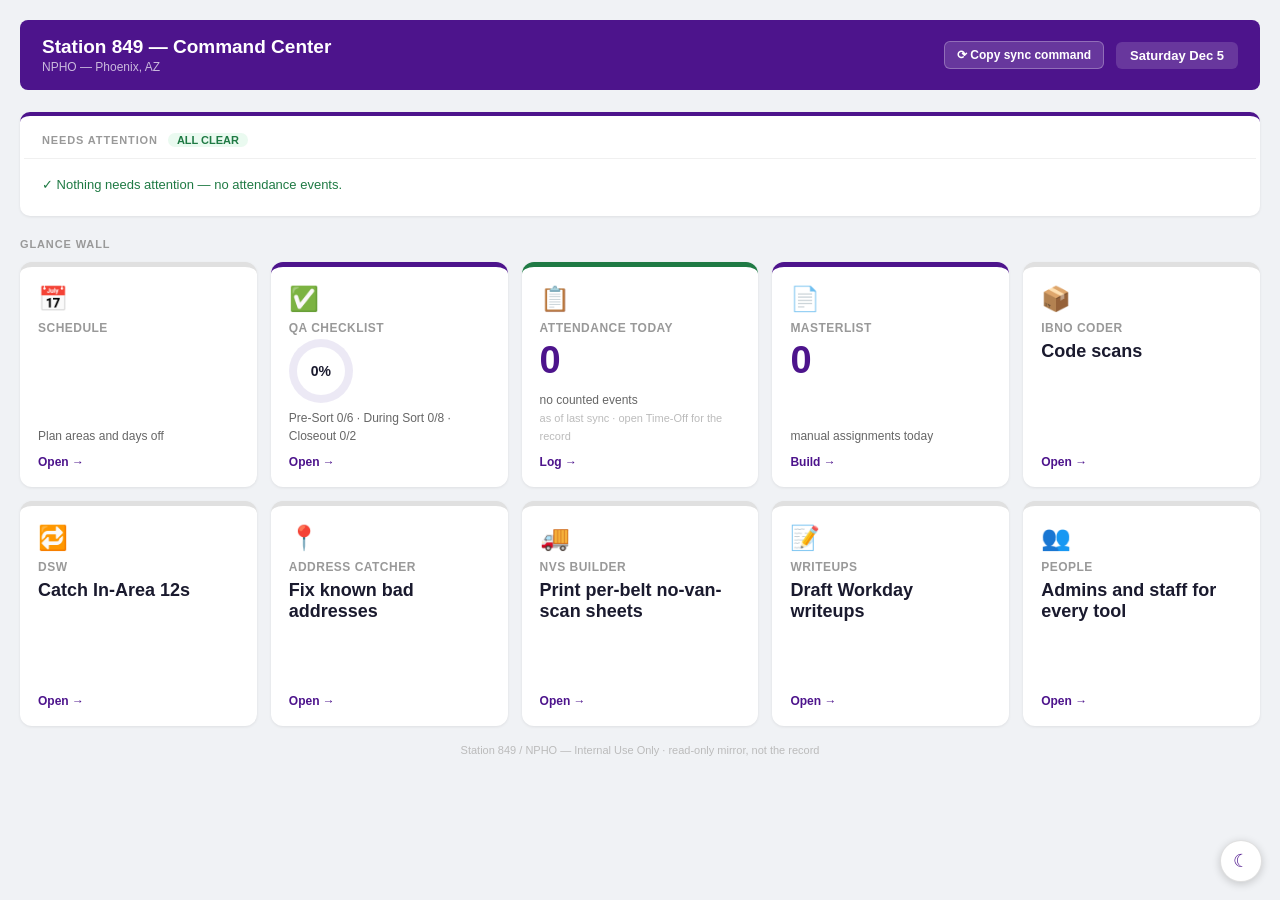
<file: index.html>
<!DOCTYPE html>
<html lang="en">
<head>
  <meta charset="UTF-8">
  <meta name="viewport" content="width=device-width, initial-scale=1.0">
  <title>Station 849 — Command Center</title>
  <link rel="icon" type="image/png" href="icons/icon-192.png">
  <style>
    :root {
      --fedex-purple: #4D148C;
      --fedex-orange: #FF6200;
      --ok: #1f7a44;     --ok-bg: #eafaf0;
      --warn: #9a5b00;   --warn-bg: #fff4e5;
      --crit: #b3261e;   --crit-bg: #fde7e7;
    }
    * { box-sizing: border-box; margin: 0; padding: 0; }
    body {
      font-family: 'Segoe UI', Arial, sans-serif;
      background: var(--app-bg); color: var(--text); min-height: 100vh;
      padding: 20px;
    }
    header.app {
      position: sticky; top: 0; z-index: 50;
      background: var(--fedex-purple); color: #fff; padding: 16px 22px;
      border-radius: 8px; margin-bottom: 22px;
      display: flex; align-items: center; justify-content: space-between;
    }
    header.app h1 { font-size: 19px; font-weight: 700; }
    header.app .subtitle { font-size: 12px; opacity: .7; margin-top: 2px; }
    .date-badge {
      background: rgba(255,255,255,.15); border-radius: 6px;
      padding: 6px 14px; font-size: 13px; font-weight: 600;
    }
    .header-right { display: flex; align-items: center; gap: 12px; }
    .sync-btn {
      background: rgba(255,255,255,.15); color: #fff;
      border: 1px solid rgba(255,255,255,.28); border-radius: 6px;
      padding: 6px 12px; font-size: 12px; font-weight: 600; cursor: pointer;
      font-family: inherit; white-space: nowrap; transition: background .12s, border-color .12s;
    }
    .sync-btn:hover { background: rgba(255,255,255,.28); }
    .sync-btn:active { opacity: .85; }
    .sync-btn.copied { background: var(--ok); border-color: transparent; }
    .section-label {
      font-size: 11px; font-weight: 700; text-transform: uppercase;
      letter-spacing: .08em; color: var(--text-faint); margin: 0 0 12px;
    }
    a { color: inherit; }

    .freshness { color:var(--text-fainter); font-size:11px; }

    /* ── Glance Wall (design rationale in ADR-0006) ──────────────────────── */
    .wall{display:grid;grid-template-columns:repeat(auto-fill,minmax(220px,1fr));gap:14px;
      grid-auto-rows:1fr;}
    .tile{background:var(--surface);border-radius:12px;box-shadow:0 1px 3px rgba(0,0,0,.08);
      padding:18px;display:flex;flex-direction:column;text-decoration:none;border-top:5px solid var(--border);
      transition:transform .12s, box-shadow .12s;}
    .tile:hover{transform:translateY(-3px);box-shadow:0 6px 18px rgba(0,0,0,.12);}
    .tile.brand{border-top-color:var(--fedex-purple);}
    .tile.ok{border-top-color:var(--ok);} .tile.warn{border-top-color:var(--warn);}
    .tile.crit{border-top-color:var(--crit);}
    .tile-ico{font-size:24px;margin-bottom:8px;}
    .tile-label{font-size:12px;font-weight:700;text-transform:uppercase;letter-spacing:.04em;color:var(--text-faint);}
    .tile-big{font-size:38px;font-weight:800;line-height:1.05;margin:6px 0 2px;color:var(--fedex-purple);}
    .tile-mid{font-size:18px;font-weight:700;margin:6px 0 2px;}
    .tile-sub{font-size:12px;color:var(--text-muted);line-height:1.5;margin-top:auto;}
    .tile-link{font-size:12px;font-weight:700;color:var(--fedex-purple);margin-top:10px;}
    /* --fedex-purple stays untokenized for dark mode everywhere it's a
       background/border/gradient (correct in both themes, issue 393 out of
       scope) — .tile-big and .tile-link are the only TEXT uses, so they get
       a direct dark override instead of a second competing token. */
    html[data-theme="dark"] .tile-big,
    html[data-theme="dark"] .tile-link { color: #c4b5fd; }
    .ring{--p:0; width:64px;height:64px;border-radius:50%;margin:4px 0 6px;
      background:conic-gradient(var(--fedex-purple) calc(var(--p)*1%), #ece9f5 0);
      display:flex;align-items:center;justify-content:center;}
    .ring span{width:48px;height:48px;border-radius:50%;background:var(--surface);display:flex;
      align-items:center;justify-content:center;font-size:14px;font-weight:800;}

    /* ── Needs Attention panel (design rationale in ADR-0006) ────────────── */
    .pill{font-size:10px;font-weight:700;text-transform:uppercase;letter-spacing:.05em;
      padding:3px 9px;border-radius:999px;text-decoration:none;}
    .pill.warn{background:var(--warn-bg);color:var(--warn);}
    .pill.muted{background:var(--app-bg);color:var(--text-faint);}
    .attn{background:var(--surface);border-radius:10px;box-shadow:0 1px 3px rgba(0,0,0,.08);
      border-top:4px solid var(--fedex-purple);padding:6px 4px;margin-bottom:22px;}
    .attn-header{padding:11px 18px;font-size:11px;font-weight:700;text-transform:uppercase;
      letter-spacing:.08em;color:var(--text-faint);display:flex;align-items:center;gap:10px;}
    .attn-count{background:var(--crit-bg);color:var(--crit);border-radius:999px;
      padding:1px 9px;font-size:11px;font-weight:700;letter-spacing:0;}
    .attn-count.allclear{background:var(--ok-bg);color:var(--ok);}
    .attn-rows{border-top:1px solid var(--border-soft);}
    .attn-row{display:flex;gap:12px;align-items:flex-start;padding:13px 18px;border-bottom:1px solid var(--border-soft);}
    .attn-row:last-child{border-bottom:none;}
    .attn-ico{font-size:18px;line-height:1.2;}
    .attn-body{flex:1;}
    .attn-title{font-weight:700;font-size:14px;margin-bottom:2px;}
    .attn-detail{font-size:12px;color:var(--text-muted);line-height:1.5;}
    .attn-empty{padding:18px;color:var(--ok);font-size:13px;}
    .attn-note{padding:10px 18px;font-size:11px;color:var(--text-fainter);line-height:1.5;border-top:1px solid var(--border-soft);}
    /* ── collapse + dismiss/Handled (#145) ─────────────────────────────────── */
    .attn-header{cursor:pointer;user-select:none;}
    .attn-chev{font-size:12px;color:var(--text-fainter);transition:transform .15s;margin-right:2px;}
    .attn.collapsed .attn-chev{transform:rotate(-90deg);}
    .attn.collapsed .attn-rows{display:none;}
    .attn-act{flex:none;background:none;border:1px solid var(--border-strong);border-radius:8px;
      cursor:pointer;font-size:13px;line-height:1;padding:5px 8px;color:var(--text-faint);}
    .attn-act:hover{background:var(--surface-2);color:var(--text-muted);}
    .attn-handled{border-top:1px solid var(--border-soft);}
    .attn-handled-header{padding:10px 18px;font-size:11px;font-weight:700;text-transform:uppercase;
      letter-spacing:.06em;color:var(--text-fainter);cursor:pointer;user-select:none;display:flex;align-items:center;gap:8px;}
    .attn-handled.collapsed .attn-row{display:none;}
    .attn-handled .attn-row .attn-title{text-decoration:line-through;color:var(--text-fainter);}
    .attn-handled .attn-row .attn-detail{color:var(--text-fainter);}
    .out-today{font-size:12px;color:var(--text-muted);margin-top:8px;background:var(--surface-2);
      border-radius:6px;padding:7px 11px;line-height:1.45;}

    footer { text-align:center; font-size:11px; color:var(--text-fainter); margin-top:18px; }

    .tile { min-height: 48px; }
    @media (max-width: 760px) {
      body { padding: 14px; }
      .wall { grid-template-columns: 1fr 1fr; gap: 10px; }
      .tile { padding: 16px 14px; min-height: 120px; }
      .tile-big { font-size: 34px; }
    }
    @media (max-width: 420px) {
      .wall { grid-template-columns: 1fr; }
    }
  </style>
  <link rel="stylesheet" href="theme.css">
  <script>(function(){try{if(localStorage.getItem('dashboard_theme')==='dark')document.documentElement.setAttribute('data-theme','dark');}catch(e){}})();</script>
  <script src="lib/theme.js"></script>
</head>
<body>

<header class="app">
  <div>
    <h1>Station 849 — Command Center</h1>
    <div class="subtitle">NPHO — Phoenix, AZ</div>
  </div>
  <div class="header-right">
    <button type="button" id="sync-btn" class="sync-btn"
      title="Copy this machine's git pull command — paste it into the terminal to sync">⟳ Copy sync command</button>
    <div class="date-badge" id="date-badge"></div>
  </div>
</header>

<div id="attention"></div>

<div class="section-label">Glance Wall</div>
<div class="wall" id="glance-wall"></div>

<footer>Station 849 / NPHO — Internal Use Only · read-only mirror, not the record</footer>

<script src="lib/tool-helpers.js"></script>
<script src="lib/qa-checklist.js"></script>
<script src="lib/time-off.js"></script>
<script src="lib/attendance-rules.js"></script>
<script src="lib/command-center.js"></script>
<script>
  // ── Command Center hub (issue #142, ADR-0006) ────────────────────────────
  // A strictly read-only mirror: it reads the other tools' localStorage and
  // renders the Glance Wall view model from lib/command-center.js. It never
  // writes, never syncs. It reads no schedule: the Schedule tile is a plain link
  // to the planner (#1130, ADR-0026). Attendance signals (Attendance Today tile
  // with its out-today line, the Needs Attention panel) arrive in #143/#144.

  // ── Hard-required-script preflight ────────────────────────────────────────
  // A stale/incomplete clone (or a bad merge deleting lib/ files) has twice
  // left dashboard.html loading with 404'd <script src> tags: every soft-
  // guarded lib (QaChecklist) is
  // consumed via `root && root.X` so it degrades safely, but ToolHelpers,
  // CommandCenter, and AttendanceRules are hard-required — render()/
  // renderAttention() call them unguarded, and AttendanceRules is called
  // unconditionally inside CommandCenter.derive()'s deriveAttendance(), so a
  // missing copy of any of the three used to throw an unguarded
  // ReferenceError from top-level code, leaving only the header/footer behind
  // a silently blank Glance Wall. Check with `typeof window[name]` (never bare
  // identifier access) so the check itself can't throw, render a visible
  // error card naming the missing file(s), then re-throw so the console still
  // shows the real failure to anyone debugging.
  (function () {
    var REQUIRED = [
      ['ToolHelpers', 'lib/tool-helpers.js'],
      ['CommandCenter', 'lib/command-center.js'],
      ['AttendanceRules', 'lib/attendance-rules.js'],
    ];
    var missing = REQUIRED.filter(function (r) { return typeof window[r[0]] === 'undefined'; });
    if (!missing.length) return;
    var files = missing.map(function (r) { return r[1]; }).join(', ');
    var host = document.getElementById('glance-wall');
    if (host) {
      host.innerHTML = '<div class="tile crit" style="grid-column:1/-1">' +
        '<div class="tile-ico">⚠</div>' +
        '<div class="tile-label">Dashboard can&#39;t start</div>' +
        '<div class="tile-mid">Required script(s) failed to load: ' + files + '</div>' +
        '<div class="tile-sub">Check that the repo copy is complete (git status / re-clone).</div>' +
        '</div>';
    }
    throw new Error('Dashboard preflight: missing required script(s): ' + files);
  })();

  const esc = ToolHelpers.escapeHtml;
  const store = ToolHelpers.createStorage(); // default namespace: shared keys

  // Date badge (display only — never feeds a classification).
  document.getElementById('date-badge').textContent = ToolHelpers.formatDateBadge();

  function readChecklistState() {
    try { return store.get(QaChecklist.todayKey(), {}); }
    catch (e) { return {}; }
  }

  function readMasterlistRows() {
    try {
      const rows = store.get('masterlist_session', []);
      return Array.isArray(rows) ? rows : [];
    } catch (e) { return []; }
  }

  function readEntries() {
    try {
      const rows = store.get('timeoff_entries', []);
      return Array.isArray(rows) ? rows : [];
    } catch (e) { return []; }
  }

  function readIbnoSession() {
    try { return store.get('ibno_session', null); }
    catch (e) { return null; }
  }

  // Neutral "out today" context: protected-sick / scheduled absences. Never a
  // discipline event, never counted, and never tied to a schedule area.
  function outTodayLine(att) {
    if (!att.outToday || !att.outToday.length) return '';
    const list = att.outToday.map(function (o) {
      return esc(o.name) + ' (' + esc(o.reason) + ')';
    }).join(' · ');
    return '<div class="out-today">Out today: ' + list + '</div>';
  }

  // The schedule lives in the Schedule Planner (schedule.html). The front page
  // only links to it: no coverage logic, nothing read from the planner's data.
  function scheduleTile() {
    return '<a class="tile" href="schedule.html" style="border-top-color:var(--border)">' +
      '<div class="tile-ico">📅</div>' +
      '<div class="tile-label">Schedule</div>' +
      '<div class="tile-sub">Plan areas and days off</div>' +
      '<div class="tile-link">Open →</div></a>';
  }

  function attendanceTile(att) {
    const cls = att.todayCount ? 'warn' : 'ok';
    const body = att.today.length
      ? att.today.map(function (e) {
          return esc(e.name) + ' — ' + esc(e.type);
        }).join('<br>')
      : 'no counted events';
    return '<a class="tile ' + cls + '" href="https://tylerm08martinez-wq.github.io/timeoff-tool/">' +
      '<div class="tile-ico">📋</div>' +
      '<div class="tile-label">Attendance Today</div>' +
      '<div class="tile-big">' + att.todayCount + '</div>' +
      '<div class="tile-sub">' + body +
      '<br><span class="freshness">as of last sync · open Time-Off for the record</span></div>' +
      outTodayLine(att) +
      '<div class="tile-link">Log →</div></a>';
  }

  function checklistTile(qa) {
    const phases = qa.phases.map(function (p) {
      return esc(p.name) + ' ' + p.done + '/' + p.total;
    }).join(' · ');
    return '<a class="tile brand" href="qa-checklist.html">' +
      '<div class="tile-ico">✅</div>' +
      '<div class="tile-label">QA Checklist</div>' +
      '<div class="ring" style="--p:' + qa.percent + '"><span>' + qa.percent + '%</span></div>' +
      '<div class="tile-sub">' + phases + '</div>' +
      '<div class="tile-link">Open →</div></a>';
  }

  function masterlistTile(ml) {
    return '<a class="tile brand" href="masterlist-builder.html">' +
      '<div class="tile-ico">📄</div>' +
      '<div class="tile-label">Masterlist</div>' +
      '<div class="tile-big">' + ml.count + '</div>' +
      '<div class="tile-sub">manual assignments today</div>' +
      '<div class="tile-link">Build →</div></a>';
  }

  // Relative link to the IBNO Coder sibling file, so that when the dashboard is
  // opened LOCALLY (file://) the dashboard and the tool come from the same
  // folder: the back button in the tool returns here, and the IBNO session in
  // this page's storage is the same one the tool wrote.
  //
  // On the HOSTED build this exact line is rewritten to the public
  // github.io/ibno-tool URL by scripts/deploy-dashboard.sh, because the hosted
  // bundle deliberately ships no copy of the IBNO Coder (it has its own hosted
  // build, and its own deploy). Two consequences worth knowing before editing
  // this line:
  //
  //   1. The deploy script matches this statement's TEXT. Changing its shape
  //      (renaming the constant, switching quote style, inlining the string)
  //      breaks the rewrite. That has already happened once: the script only
  //      matched the literal href-attribute form, this tile was refactored to
  //      build its href from the constant below, and the hosted dashboard
  //      silently shipped a link that 404'd. The script now GUARDS against a
  //      missed rewrite instead of trusting it, and fails the deploy loudly.
  //
  //      Do not write the tool's bare filename into prose in this file. The
  //      guard greps the built page for it, so a mention in a comment either
  //      trips the guard or gets silently rewritten into a URL mid-sentence.
  //      (Both happened while writing this note.)
  //   2. Repeat History still syncs across devices via the tool's own GitHub
  //      sync, so the local and hosted copies are not isolated from each other.
  //
  // A prior version of this comment claimed the tile already pointed at the
  // hosted build. It did not; that was the bug.
  const IBNO_URL = 'https://tylerm08martinez-wq.github.io/ibno-tool/';

  function ibnoTile(ibno) {
    // Live count when a session is loaded; otherwise a plain launcher (#159).
    if (!ibno || !ibno.loaded) {
      return launcherTile('📦', 'IBNO Coder', 'Code scans', IBNO_URL);
    }
    const cls = ibno.toCode ? 'warn' : 'ok';
    return '<a class="tile ' + cls + '" href="' + IBNO_URL + '">' +
      '<div class="tile-ico">📦</div>' +
      '<div class="tile-label">IBNO Coder</div>' +
      '<div class="tile-big">' + ibno.toCode + '</div>' +
      '<div class="tile-sub">to code · ' + ibno.autoReady + ' auto-ready' +
      '<br><span class="freshness">as of last sync · open IBNO for the records</span></div>' +
      '<div class="tile-link">Open →</div></a>';
  }

  function launcherTile(icon, name, mid, href) {
    return '<a class="tile" href="' + href + '" style="border-top-color:var(--border)">' +
      '<div class="tile-ico">' + icon + '</div>' +
      '<div class="tile-label">' + esc(name) + '</div>' +
      '<div class="tile-mid">' + mid + '</div>' +
      '<div class="tile-sub"></div>' +
      '<div class="tile-link">Open →</div></a>';
  }

  // Needs Attention panel: priority-ordered rows from the deriver (Flags,
  // Heads-ups, today's counted events). Dismiss / Handled / collapse are #145.
  // Every row points back to the tool of record; the hub never finalizes.
  function attentionRow(item, handled) {
    let ico, title, detail, trail;
    if (item.tier === 'flag') {
      ico = '🚩';
      title = esc(item.admin) + ' — Flag: house standard met';
      detail = esc(item.message); // carries "consider a documented conversation"
      trail = '<a class="pill warn" href="https://tylerm08martinez-wq.github.io/timeoff-tool/">Log →</a>';
    } else if (item.tier === 'headsup') { // facts-only awareness, subordinate to a Flag — no discipline language
      ico = '👀';
      title = esc(item.admin) + ' — heads-up';
      detail = esc(item.message); // facts-only: "N Xs in 30 days — 1 away from the limit of M"
      trail = '<a class="pill muted" href="https://tylerm08martinez-wq.github.io/timeoff-tool/">View →</a>';
    } else { // event
      ico = '📝';
      title = esc(item.name) + ' — ' + esc(item.type);
      detail = 'logged today';
      trail = '<a class="pill muted" href="https://tylerm08martinez-wq.github.io/timeoff-tool/">View →</a>';
    }
    // ✓ dismiss (active) / ↩ restore (handled) — declutter only; never a record.
    const k = esc(String(item.key || ''));
    const act = handled
      ? '<button class="attn-act attn-restore" data-action="restore" data-key="' + k + '" title="Restore to active">↩</button>'
      : '<button class="attn-act attn-dismiss" data-action="dismiss" data-key="' + k + '" title="Mark handled (declutter only)">✓</button>';
    return '<div class="attn-row"><div class="attn-ico">' + ico + '</div>' +
      '<div class="attn-body"><div class="attn-title">' + title + '</div>' +
      '<div class="attn-detail">' + detail + '</div></div>' + trail + act + '</div>';
  }

  // Hub-local view state (#145). NOT a record and NOT synced — this is the
  // dashboard's own declutter/collapse state in its own `cc` namespace, so
  // ADR-0006's read-only-mirror contract (no writes to the tools' records)
  // still holds: dismissing a row hides it from the board, never from the
  // Time-Off tool, where the actual attendance record lives.
  const view = ToolHelpers.createStorage('cc');
  function dismissedSet() {
    const arr = view.get('dismissed', []);
    return Array.isArray(arr) ? arr : [];
  }
  // Apply dismissal scoping (#146): drop stale day-scoped keys and persist the
  // pruned set, so event dismissals auto-clear at the next sort while
  // a worsened Flag (new count → new key) re-surfaces on its own.
  function pruneDismissedNow() {
    const raw = dismissedSet();
    const kept = CommandCenter.pruneDismissed(raw, new Date());
    if (kept.length !== raw.length) view.set('dismissed', kept);
    return kept;
  }
  function isCollapsed() { return view.get('collapsed', false) === true; }
  function handledCollapsed() { return view.get('handledCollapsed', true) === true; }

  function renderAttention(model) {
    const host = document.getElementById('attention');
    if (!host) return;
    const items = model.attention || [];
    const dismissed = pruneDismissedNow();
    const isDismissed = function (it) { return dismissed.indexOf(String(it.key)) !== -1; };
    const active = items.filter(function (it) { return !isDismissed(it); });
    const handled = items.filter(isDismissed);

    if (!items.length) {
      host.innerHTML = '<div class="attn"><div class="attn-header">Needs Attention ' +
        '<span class="attn-count allclear">all clear</span></div>' +
        '<div class="attn-rows"><div class="attn-empty">✓ Nothing needs attention — ' +
        'no attendance events.</div></div></div>';
      return;
    }

    const collapsedCls = isCollapsed() ? ' collapsed' : '';
    const badge = active.length
      ? '<span class="attn-count">' + active.length + '</span>'
      : '<span class="attn-count allclear">all clear</span>';
    const activeRows = active.length
      ? active.map(function (it) { return attentionRow(it, false); }).join('')
      : '<div class="attn-empty">✓ Nothing active — all items handled below.</div>';

    let handledBlock = '';
    if (handled.length) {
      const hCls = handledCollapsed() ? ' collapsed' : '';
      handledBlock = '<div class="attn-handled' + hCls + '">' +
        '<div class="attn-handled-header" data-action="toggle-handled">' +
        '<span class="attn-chev">▾</span>Handled (' + handled.length + ')</div>' +
        handled.map(function (it) { return attentionRow(it, true); }).join('') +
        '<div class="attn-note">Handled declutters the board — it is <b>not</b> a ' +
        'logged action. Finalize any discipline in the Time-Off tool, where the record lives.</div>' +
        '</div>';
    }

    host.innerHTML = '<div class="attn' + collapsedCls + '">' +
      '<div class="attn-header" data-action="toggle"><span class="attn-chev">▾</span>Needs Attention ' +
      badge + '</div>' +
      '<div class="attn-rows">' + activeRows +
      '<div class="attn-note">Read-only mirror of this device — finalize any ' +
      'discipline in the synced Time-Off tool, against freshly-synced data.</div>' +
      handledBlock +
      '</div></div>';
  }

  // Delegated interaction for the Needs Attention panel (#145). Rebuilt markup
  // each render, so listen once on the host and dispatch by data-action.
  (function () {
    const host = document.getElementById('attention');
    if (!host) return;
    host.addEventListener('click', function (e) {
      const el = e.target.closest('[data-action]');
      if (!el) return;
      const action = el.getAttribute('data-action');
      if (action === 'toggle') {
        view.set('collapsed', !isCollapsed());
      } else if (action === 'toggle-handled') {
        view.set('handledCollapsed', !handledCollapsed());
      } else if (action === 'dismiss' || action === 'restore') {
        const key = el.getAttribute('data-key');
        const set = dismissedSet().filter(function (k) { return k !== key; });
        if (action === 'dismiss' && key) set.push(key);
        view.set('dismissed', set);
      } else {
        return;
      }
      render();
    });
  })();

  function render() {
    const host = document.getElementById('glance-wall');
    if (!host) return;
    const model = CommandCenter.derive({
      checklistState: readChecklistState(),
      masterlistRows: readMasterlistRows(),
      entries: readEntries(),
      ibnoSession: readIbnoSession(),
      refDate: new Date(),
    });
    renderAttention(model);
    host.innerHTML =
      scheduleTile() +
      checklistTile(model.checklist) +
      attendanceTile(model.attendance) +
      masterlistTile(model.masterlist) +
      ibnoTile(model.ibno) +
      launcherTile('🔁', 'DSW', 'Catch In-Area 12s', 'dsw.html') +
      launcherTile('📍', 'Address Catcher', 'Fix known bad addresses', 'address-catcher.html') +
      launcherTile('🚚', 'NVS Builder', 'Print per-belt no-van-scan sheets', 'nvs-builder.html') +
      launcherTile('📝', 'Writeups', 'Draft Workday writeups', 'writeups.html') +
      launcherTile('👥', 'People', 'Admins and staff for every tool', 'people.html');
  }

  render();
  // Reflect changes made in another tool/tab without a manual reload.
  window.addEventListener('storage', function () { render(); });

  // ── Copy sync command ────────────────────────────────────────────────────
  // Convenience only — the page never runs git, it just hands you the command
  // to paste into a terminal. The repo path is read from this file's own
  // location, so the same button copies the right path on the Mac AND the work
  // PC with nothing hardcoded. `git -C <dir>` needs no `cd`, and works the same
  // in bash and PowerShell.
  (function () {
    var btn = document.getElementById('sync-btn');
    if (!btn) return;

    function syncCommand() {
      // Only file:// gives us a real filesystem path. Anything else (served over
      // http) → fall back to a cd-less command the user runs from the repo dir.
      if (window.location.protocol !== 'file:') return 'git pull --rebase --autostash';
      var path = decodeURIComponent(window.location.pathname).replace(/\/[^/]*$/, ''); // strip filename
      if (/^\/[A-Za-z]:\//.test(path)) path = path.slice(1); // Windows: "/C:/..." → "C:/..."
      return 'git -C "' + path + '" pull --rebase --autostash';
    }

    function flash(ok) {
      var orig = '⟳ Copy sync command';
      btn.textContent = ok ? '✓ Copied' : '⚠ Copy failed';
      btn.classList.toggle('copied', ok);
      setTimeout(function () { btn.textContent = orig; btn.classList.remove('copied'); }, 1800);
    }

    function legacyCopy(text) {
      // file:// is not a secure context in some browsers, so navigator.clipboard
      // can be undefined — fall back to a hidden textarea + execCommand.
      try {
        var ta = document.createElement('textarea');
        ta.value = text; ta.style.position = 'fixed'; ta.style.opacity = '0';
        document.body.appendChild(ta); ta.focus(); ta.select();
        var ok = document.execCommand('copy');
        document.body.removeChild(ta);
        return ok;
      } catch (e) { return false; }
    }

    btn.addEventListener('click', function () {
      var cmd = syncCommand();
      if (navigator.clipboard && navigator.clipboard.writeText) {
        navigator.clipboard.writeText(cmd).then(function () { flash(true); },
          function () { flash(legacyCopy(cmd)); });
      } else {
        flash(legacyCopy(cmd));
      }
    });
  })();
</script>
<script>if (typeof window.ToolHelpers !== 'undefined') { ToolHelpers.pinHeader(); }</script>
</body>
</html>
</file>
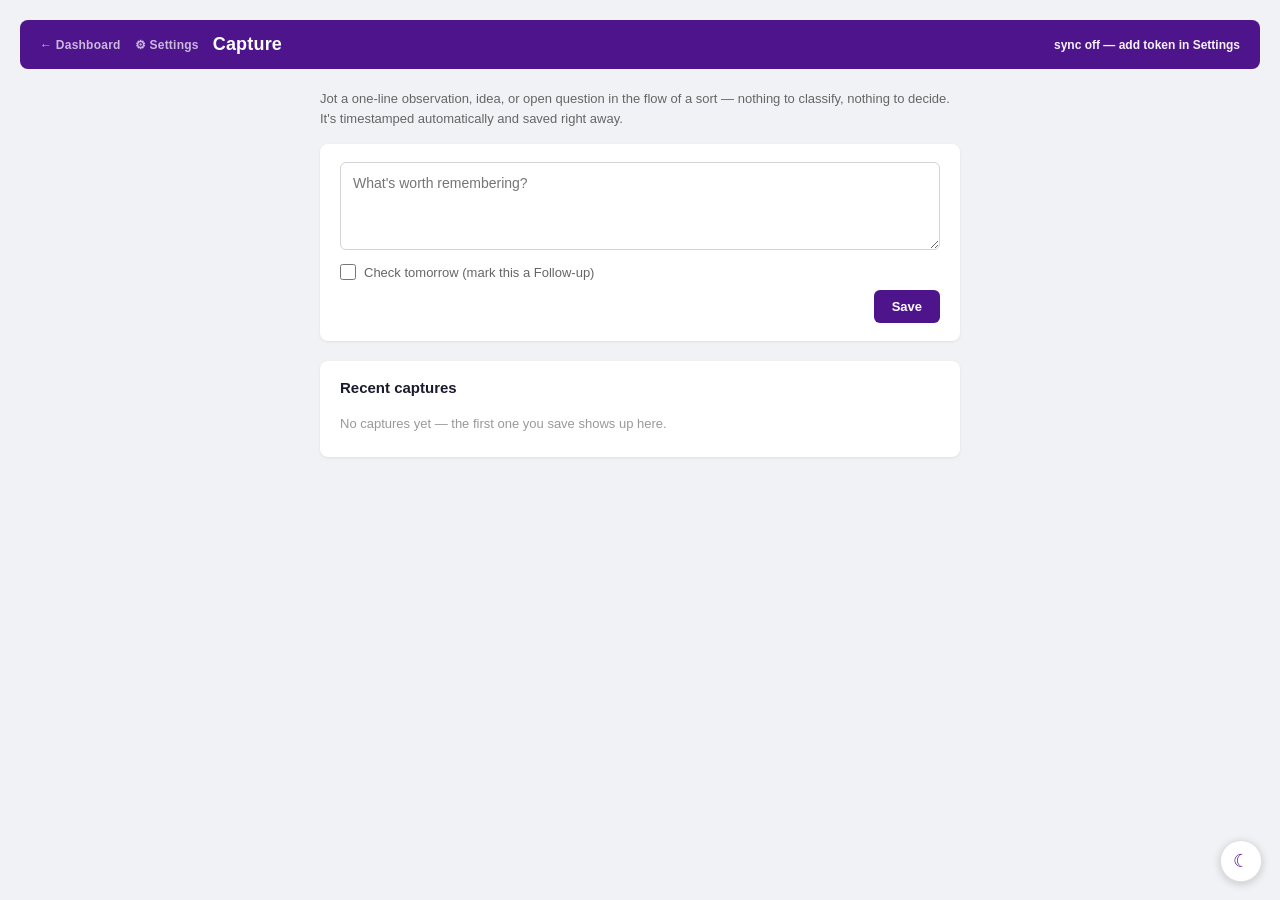
<file: capture/index.html>
<!DOCTYPE html>
<html lang="en">
<head>
  <meta charset="UTF-8">
  <meta name="viewport" content="width=device-width, initial-scale=1.0">
  <title>Capture — Station 849</title>
  <link rel="icon" type="image/png" href="icons/capture-icon-192.png">
  <link rel="manifest" href="capture.webmanifest">
  <meta name="theme-color" content="#4D148C">
  <link rel="apple-touch-icon" href="icons/capture-icon-192.png">
  <style>
    /* Brand-ink text token (issue 393): theme.css deliberately leaves
       FedEx purple untokenized for backgrounds/borders/pills (stays
       meaningful in both themes), but purple TEXT on a dark surface is
       illegible — this token is scoped to text-color uses only. */
    :root { --brand-ink: #4D148C; }
    html[data-theme="dark"] { --brand-ink: #c4b5fd; }
    * { box-sizing: border-box; margin: 0; padding: 0; }

    body {
      font-family: 'Segoe UI', Arial, sans-serif;
      background: var(--app-bg);
      color: var(--text);
      min-height: 100vh;
      padding: 20px;
    }

    header {
      position: sticky;
      top: 0;
      z-index: 50;
      background: #4D148C;
      color: white;
      padding: 14px 20px;
      border-radius: 8px;
      margin-bottom: 20px;
      display: flex;
      align-items: center;
      justify-content: space-between;
      gap: 14px;
      flex-wrap: wrap;
    }
    header h1 { font-size: 18px; font-weight: 700; letter-spacing: 0.01em; }
    .back-link {
      color: rgba(255,255,255,0.7);
      font-size: 12px;
      text-decoration: none;
      font-weight: 600;
      letter-spacing: 0.02em;
      transition: color 0.12s;
    }
    .back-link:hover { color: white; }

    .sync-status { font-size: 12px; font-weight: 700; color: #fff; opacity: 0.95; white-space: nowrap; }
    .sync-status.ok      { color: #bbf7d0; }
    .sync-status.dirty   { color: #fde68a; }
    .sync-status.error   { color: #fecaca; }
    .sync-status.syncing { color: #e9d5ff; }

    .panel {
      background: var(--surface);
      border-radius: 8px;
      box-shadow: 0 1px 3px rgba(0,0,0,0.08);
      margin-bottom: 20px;
      overflow: hidden;
    }
    .panel-header { padding: 14px 20px; border-bottom: 1px solid var(--border-soft); }
    .panel-header h2 { font-size: 15px; font-weight: 700; }
    .field { margin-bottom: 12px; }
    .field label { display: block; font-size: 12px; font-weight: 600; color: var(--text-muted); margin-bottom: 4px; }
    .field input {
      width: 100%;
      border: 1px solid var(--border-strong);
      border-radius: 6px;
      background: var(--field-bg);
      color: var(--text);
      font-family: inherit;
      font-size: 13px;
      padding: 8px 10px;
    }
    .form-actions { display: flex; align-items: center; gap: 10px; margin-top: 4px; }
    .btn { border: none; border-radius: 6px; font-weight: 600; font-size: 13px; padding: 8px 16px; cursor: pointer; }
    .btn-purple { background: #4D148C; color: white; }
    .btn-purple:hover { background: #3d1070; }
    .btn-gray { background: var(--field-bg); color: var(--text); border: 1px solid var(--border-strong); }
    .btn-gray:hover { background: var(--hover-soft); }

    .intro {
      font-size: 13px;
      color: var(--text-muted);
      margin-bottom: 16px;
      line-height: 1.5;
    }

    main { max-width: 640px; margin: 0 auto; }

    .capture-card {
      background: var(--surface);
      border-radius: 8px;
      box-shadow: 0 1px 3px rgba(0,0,0,0.08);
      padding: 18px 20px;
      margin-bottom: 20px;
    }

    #capture-text {
      width: 100%;
      min-height: 88px;
      resize: vertical;
      border: 1px solid var(--border-strong);
      border-radius: 6px;
      background: var(--field-bg);
      color: var(--text);
      font-family: inherit;
      font-size: 14px;
      padding: 10px 12px;
      line-height: 1.5;
    }
    #capture-text:focus { outline: none; border-color: #4D148C; }

    .capture-actions {
      display: flex;
      align-items: center;
      justify-content: flex-end;
      gap: 10px;
      margin-top: 10px;
    }
    #save-btn {
      border: none;
      border-radius: 6px;
      background: #4D148C;
      color: white;
      font-weight: 600;
      font-size: 13px;
      padding: 9px 18px;
      cursor: pointer;
    }
    #save-btn:hover { background: #3d1070; }
    #save-btn:disabled { background: var(--border-strong); cursor: default; }

    .list-card {
      background: var(--surface);
      border-radius: 8px;
      box-shadow: 0 1px 3px rgba(0,0,0,0.08);
      padding: 18px 20px;
    }
    .list-head {
      display: flex;
      align-items: center;
      justify-content: space-between;
      margin-bottom: 12px;
    }
    .list-head h2 { font-size: 15px; font-weight: 700; }
    #capture-count { font-size: 12px; color: var(--text-muted); }

    .empty-note {
      font-size: 13px;
      color: var(--text-faint);
      padding: 8px 0;
    }

    ul#capture-list { list-style: none; }
    li.capture-item {
      display: flex;
      align-items: flex-start;
      justify-content: space-between;
      gap: 12px;
      padding: 12px 0;
      border-bottom: 1px solid var(--border-soft);
    }
    li.capture-item:last-child { border-bottom: none; }
    .capture-body { flex: 1; min-width: 0; }
    .capture-text {
      font-size: 14px;
      line-height: 1.5;
      white-space: pre-wrap;
      word-break: break-word;
    }
    .capture-time {
      font-size: 11px;
      color: var(--text-faint);
      margin-top: 4px;
    }
    .delete-btn {
      border: 1px solid var(--border-strong);
      border-radius: 5px;
      background: var(--field-bg);
      color: var(--text-muted);
      font-size: 12px;
      font-weight: 600;
      padding: 5px 10px;
      cursor: pointer;
      white-space: nowrap;
      flex-shrink: 0;
    }
    .delete-btn:hover { background: var(--hover-soft); color: #dc2626; border-color: #dc2626; }

    .followup-toggle-row {
      display: flex;
      align-items: center;
      gap: 8px;
      margin-top: 10px;
      font-size: 13px;
      color: var(--text-muted);
    }
    .followup-toggle-row input[type="checkbox"] { width: 16px; height: 16px; cursor: pointer; }
    .followup-toggle-row label { cursor: pointer; }

    .followups-card {
      background: var(--surface);
      border-radius: 8px;
      box-shadow: 0 1px 3px rgba(0,0,0,0.08);
      padding: 18px 20px;
      margin-bottom: 20px;
      border-left: 3px solid #4D148C;
    }
    .followups-card .list-head h2 { color: var(--brand-ink); }
    ul#followup-list { list-style: none; }
    li.followup-item {
      padding: 12px 0;
      border-bottom: 1px solid var(--border-soft);
    }
    li.followup-item:last-child { border-bottom: none; }
    .followup-text {
      font-size: 14px;
      line-height: 1.5;
      white-space: pre-wrap;
      word-break: break-word;
    }
    .followup-meta {
      font-size: 11px;
      color: var(--text-faint);
      margin-top: 4px;
      display: flex;
      align-items: center;
      gap: 8px;
      flex-wrap: wrap;
    }
    .stale-badge {
      display: inline-block;
      background: #dc2626;
      color: white;
      font-size: 10px;
      font-weight: 700;
      letter-spacing: 0.03em;
      text-transform: uppercase;
      border-radius: 4px;
      padding: 2px 6px;
    }
    .resolve-row {
      display: flex;
      align-items: center;
      gap: 8px;
      margin-top: 8px;
    }
    .resolve-row input[type="text"] {
      flex: 1;
      border: 1px solid var(--border-strong);
      border-radius: 5px;
      background: var(--field-bg);
      color: var(--text);
      font-family: inherit;
      font-size: 13px;
      padding: 6px 10px;
    }
    .resolve-btn {
      border: none;
      border-radius: 5px;
      background: #4D148C;
      color: white;
      font-weight: 600;
      font-size: 12px;
      padding: 6px 12px;
      cursor: pointer;
      white-space: nowrap;
      flex-shrink: 0;
    }
    .resolve-btn:hover { background: #3d1070; }
  </style>
  <link rel="stylesheet" href="theme.css">
  <script>(function(){try{if(localStorage.getItem('dashboard_theme')==='dark')document.documentElement.setAttribute('data-theme','dark');}catch(e){}})();</script>
  <script src="lib/theme.js"></script>
</head>
<body>
  <header>
    <div style="display:flex;align-items:center;gap:14px">
      <a class="back-link" href="https://tylerm08martinez-wq.github.io/station-dashboard/">&larr; Dashboard</a>
      <a href="#" class="back-link" onclick="toggleSettings();return false;">&#9881; Settings</a>
      <h1>Capture</h1>
    </div>
    <span id="sync-status" class="sync-status" title="Sync status"></span>
  </header>

  <main>
    <div class="panel" id="settings-panel" style="display:none">
      <div class="panel-header"><h2>Sync Settings</h2></div>
      <div style="padding:16px 20px">
        <p style="font-size:13px;color:var(--text-muted);margin-bottom:12px;line-height:1.5">
          Paste a <b>fine-grained Personal Access Token</b> scoped to your private data repo with
          <b>Contents: Read and write</b>, then enter where the data lives. All values are stored
          <b>only in this browser</b>; nothing is baked into this page or committed.
        </p>
        <div class="field">
          <label for="f-token">GitHub Token</label>
          <input type="password" id="f-token" placeholder="github_pat_&hellip;" autocomplete="off">
        </div>
        <div class="field">
          <label for="f-owner">Repo Owner</label>
          <input type="text" id="f-owner" placeholder="your GitHub username" autocomplete="off" autocapitalize="off" spellcheck="false">
        </div>
        <div class="field">
          <label for="f-repo">Repo Name</label>
          <input type="text" id="f-repo" placeholder="your private data repo" autocomplete="off" autocapitalize="off" spellcheck="false">
        </div>
        <div class="field">
          <label for="f-branch">Data Branch</label>
          <input type="text" id="f-branch" placeholder="your data branch" autocomplete="off" autocapitalize="off" spellcheck="false">
        </div>
        <div class="form-actions">
          <button type="button" class="btn btn-purple" onclick="saveSettings()">Save</button>
          <button type="button" class="btn btn-gray" onclick="clearSettings()">Remove</button>
          <span id="token-msg" style="font-size:12px;font-weight:600;color:#16a34a"></span>
        </div>
      </div>
    </div>

    <p class="intro">
      Jot a one-line observation, idea, or open question in the flow of a sort — nothing to
      classify, nothing to decide. It's timestamped automatically and saved right away.
    </p>

    <section class="followups-card" id="followups-card" style="display:none">
      <div class="list-head">
        <h2>Follow-ups</h2>
        <span id="followup-count"></span>
      </div>
      <ul id="followup-list"></ul>
    </section>

    <section class="capture-card">
      <textarea id="capture-text" placeholder="What's worth remembering?" aria-label="New capture"></textarea>
      <div class="followup-toggle-row">
        <input type="checkbox" id="followup-toggle" aria-label="Check tomorrow">
        <label for="followup-toggle">Check tomorrow (mark this a Follow-up)</label>
      </div>
      <div class="capture-actions">
        <button type="button" id="save-btn">Save</button>
      </div>
    </section>

    <section class="list-card">
      <div class="list-head">
        <h2>Recent captures</h2>
        <span id="capture-count"></span>
      </div>
      <div id="capture-list-host">
        <p class="empty-note" id="empty-note">No captures yet — the first one you save shows up here.</p>
        <ul id="capture-list"></ul>
      </div>
    </section>
  </main>

  <script src="lib/tool-helpers.js"></script>
  <script src="lib/captures.js"></script>
  <script src="lib/github-json-sync.js"></script>
  <script src="lib/captures-sync.js"></script>
  <script src="lib/sync-controller.js"></script>
  <script>
  (function () {
    'use strict';

    const $ = (id) => document.getElementById(id);
    const esc = ToolHelpers.escapeHtml;

    // Quick-Capture slice 1 (issue #349): freeform capture -> localStorage ->
    // recent list. Slice 3 (issue #351) adds cross-device sync on top,
    // lifecycle owned by lib/sync-controller.js (ADR-0014) — see the SYNC
    // section below. STORAGE_KEY mirrors the other tools' single-JSON-blob-
    // under-one-key convention (e.g. AddressCatcherSession.STORAGE_KEY in
    // address-catcher.html).
    const STORAGE_KEY = 'captures_pile';

    function loadCaptures() {
      try {
        const raw = localStorage.getItem(STORAGE_KEY);
        const parsed = raw ? JSON.parse(raw) : [];
        return Array.isArray(parsed) ? parsed : [];
      } catch (e) {
        return []; // private mode / corrupted JSON — start clean rather than throw
      }
    }

    function persistCaptures() {
      try {
        localStorage.setItem(STORAGE_KEY, JSON.stringify(captures));
      } catch (e) { /* private mode / quota — captures still work this session */ }
    }

    let captures = loadCaptures();

    function formatTimestamp(iso) {
      const d = new Date(iso);
      if (isNaN(d)) return '';
      return d.toLocaleString(undefined, {
        month: 'short', day: 'numeric', hour: 'numeric', minute: '2-digit',
      });
    }

    function renderFollowups() {
      const pending = Captures.pendingFollowUps(captures, Date.now());
      const card = $('followups-card');
      card.style.display = pending.length ? '' : 'none';
      $('followup-count').textContent = pending.length
        ? pending.length + ' pending'
        : '';

      const list = $('followup-list');
      list.innerHTML = pending.map(function (c) {
        return '<li class="followup-item" data-id="' + esc(c.id) + '">' +
          '<div class="followup-text">' + esc(c.text) + '</div>' +
          '<div class="followup-meta">' +
            '<span>flagged ' + esc(formatTimestamp(c.createdAt)) + '</span>' +
            (c.stale ? '<span class="stale-badge">Stale</span>' : '') +
          '</div>' +
          '<div class="resolve-row">' +
            '<input type="text" class="outcome-input" data-id="' + esc(c.id) + '" placeholder="Outcome (optional)" aria-label="Outcome for this Follow-up">' +
            '<button type="button" class="resolve-btn" data-id="' + esc(c.id) + '">Resolve</button>' +
          '</div>' +
        '</li>';
      }).join('');

      Array.prototype.forEach.call(list.querySelectorAll('.resolve-btn'), function (btn) {
        btn.addEventListener('click', function () {
          const id = btn.getAttribute('data-id');
          const item = btn.closest('li.followup-item');
          const input = item ? item.querySelector('.outcome-input') : null;
          resolveFollowup(id, input ? input.value : '');
        });
      });
    }

    function render() {
      const active = Captures.activeCaptures(captures);
      $('capture-count').textContent = active.length
        ? active.length + ' capture' + (active.length === 1 ? '' : 's')
        : '';

      $('empty-note').style.display = active.length ? 'none' : '';

      const list = $('capture-list');
      list.innerHTML = active.map(function (c) {
        return '<li class="capture-item" data-id="' + esc(c.id) + '">' +
          '<div class="capture-body">' +
            '<div class="capture-text">' + esc(c.text) + '</div>' +
            '<div class="capture-time">' + esc(formatTimestamp(c.createdAt)) + '</div>' +
          '</div>' +
          '<button type="button" class="delete-btn" data-id="' + esc(c.id) + '">Delete</button>' +
        '</li>';
      }).join('');

      Array.prototype.forEach.call(list.querySelectorAll('.delete-btn'), function (btn) {
        btn.addEventListener('click', function () {
          deleteCapture(btn.getAttribute('data-id'));
        });
      });

      renderFollowups();
    }

    function saveCapture() {
      const textarea = $('capture-text');
      const toggle = $('followup-toggle');
      const capture = Captures.create(textarea.value, { followUp: toggle.checked });
      if (!capture) {
        // Whitespace-only save: do nothing, keep focus in the box (AC).
        textarea.focus();
        return;
      }
      captures.push(capture);
      persistCaptures();
      textarea.value = '';
      toggle.checked = false;
      textarea.focus();
      render();
      scheduleSync();
    }

    function deleteCapture(id) {
      captures = captures.map(function (c) {
        return c && c.id === id ? Captures.remove(c) : c;
      });
      persistCaptures();
      render();
      scheduleSync();
    }

    function resolveFollowup(id, outcome) {
      captures = captures.map(function (c) {
        return c && c.id === id ? Captures.resolve(c, outcome) : c;
      });
      persistCaptures();
      render();
      scheduleSync();
    }

    $('save-btn').addEventListener('click', saveCapture);
    $('capture-text').addEventListener('keydown', function (e) {
      // Enter saves, Shift+Enter inserts a newline (freeform text may span
      // lines — only plain Enter is the "quick save" affordance).
      if (e.key === 'Enter' && !e.shiftKey) {
        e.preventDefault();
        saveCapture();
      }
    });

    // ─── SYNC (issue #351) — lifecycle lives in lib/sync-controller.js ───────
    // Mirrors time-off-log.html's wiring (ADR-0014): the page supplies only
    // the adapter (built on lib/captures-sync.js), getLocal/setLocal
    // closures, and vocabulary. No device-local field needs stripping before
    // PUT (see lib/captures-sync.js's module note), so setLocal is a plain
    // assign + persist + render, and the adapter's push needs no `project`.
    const toolStorage = ToolHelpers.createStorage();
    const TOKEN_KEY  = 'captures_gh_token';
    const COORDS_KEY = 'captures_repo_coords';
    const SHA_KEY    = 'captures_gh_sha';

    function setStatus(kind, text) {
      // `document` can be gone when a sync continuation outlives the page
      // (jsdom window.close() in DOM tests); a dead page needs no update.
      if (typeof document === 'undefined' || !document) return;
      const el = document.getElementById('sync-status');
      if (el) { el.className = 'sync-status ' + kind; el.textContent = text; }
    }

    const syncCtl = SyncController.create({
      storage: toolStorage,
      keys: { token: TOKEN_KEY, coords: COORDS_KEY, sha: SHA_KEY },
      setStatus: setStatus,
      messages: {
        offNoToken:  ['', 'sync off — add token in Settings'],
        offNoCoords: ['', 'sync off — add repo in Settings'],
        pushError:   () => ['error', 'offline — ' + Captures.activeCaptures(captures).length + ' local'],
      },
      adapter: {
        fetch: async (token, coords) => {
          const r = await CapturesSync.fetchRemote(token, coords);
          return { data: r.captures, sha: r.sha };
        },
        push: async (token, local, sha, coords) => {
          const r = await CapturesSync.pushMerge(token, local, sha, 3, coords);
          return { data: r.captures, sha: r.sha };
        },
        mergeLocal: (remote, local) => CapturesSync.merge(local, remote),
      },
      getLocal: () => Captures.backfillUpdatedAt(captures),
      setLocal: merged => { captures = merged; persistCaptures(); render(); },
      // Only push back after the load pull if this device actually has
      // something new — avoids an empty commit on every load.
      pullPushBack: (local, remote) => {
        const remoteIds = {};
        (Array.isArray(remote) ? remote : []).forEach(c => { if (c && c.id != null) remoteIds[c.id] = c.updatedAt || ''; });
        return (Array.isArray(local) ? local : []).some(c => {
          if (!c || c.id == null) return false;
          const r = remoteIds[c.id];
          return r === undefined || (c.updatedAt || '') > r;
        });
      },
    });

    function scheduleSync() { syncCtl.scheduleSync(); }
    function syncNow()      { return syncCtl.syncNow(); }
    function pullOnLoad()   { return syncCtl.pullOnLoad(); }

    // ─── SETTINGS PANEL ───────────────────────────────────────────────────
    window.toggleSettings = function toggleSettings() {
      const p = $('settings-panel');
      const show = p.style.display === 'none';
      p.style.display = show ? '' : 'none';
      if (show) {
        const c = syncCtl.getCoords();
        $('f-token').value  = syncCtl.getToken();
        $('f-owner').value  = c.owner;
        $('f-repo').value   = c.repo;
        $('f-branch').value = c.branch;
      }
    };
    window.saveSettings = function saveSettings() {
      const token  = $('f-token').value.trim();
      const owner  = $('f-owner').value.trim();
      const repo   = $('f-repo').value.trim();
      const branch = $('f-branch').value.trim();
      syncCtl.saveSettings({ token: token, owner: owner, repo: repo, branch: branch });
      const msg = $('token-msg');
      if (syncCtl.syncReady())      msg.textContent = 'Saved. Syncing…';
      else if (token)       msg.textContent = 'Saved — add repo owner/name/branch to sync.';
      else                  msg.textContent = 'Saved locally — add a token to sync.';
      if (syncCtl.syncReady()) syncNow();
    };
    window.clearSettings = function clearSettings() {
      syncCtl.clearSettings();
      $('f-token').value  = '';
      $('f-owner').value  = '';
      $('f-repo').value   = '';
      $('f-branch').value = '';
      $('token-msg').textContent = 'Settings removed.';
    };

    render();
    pullOnLoad();
  })();
  </script>
</body>
</html>
</file>
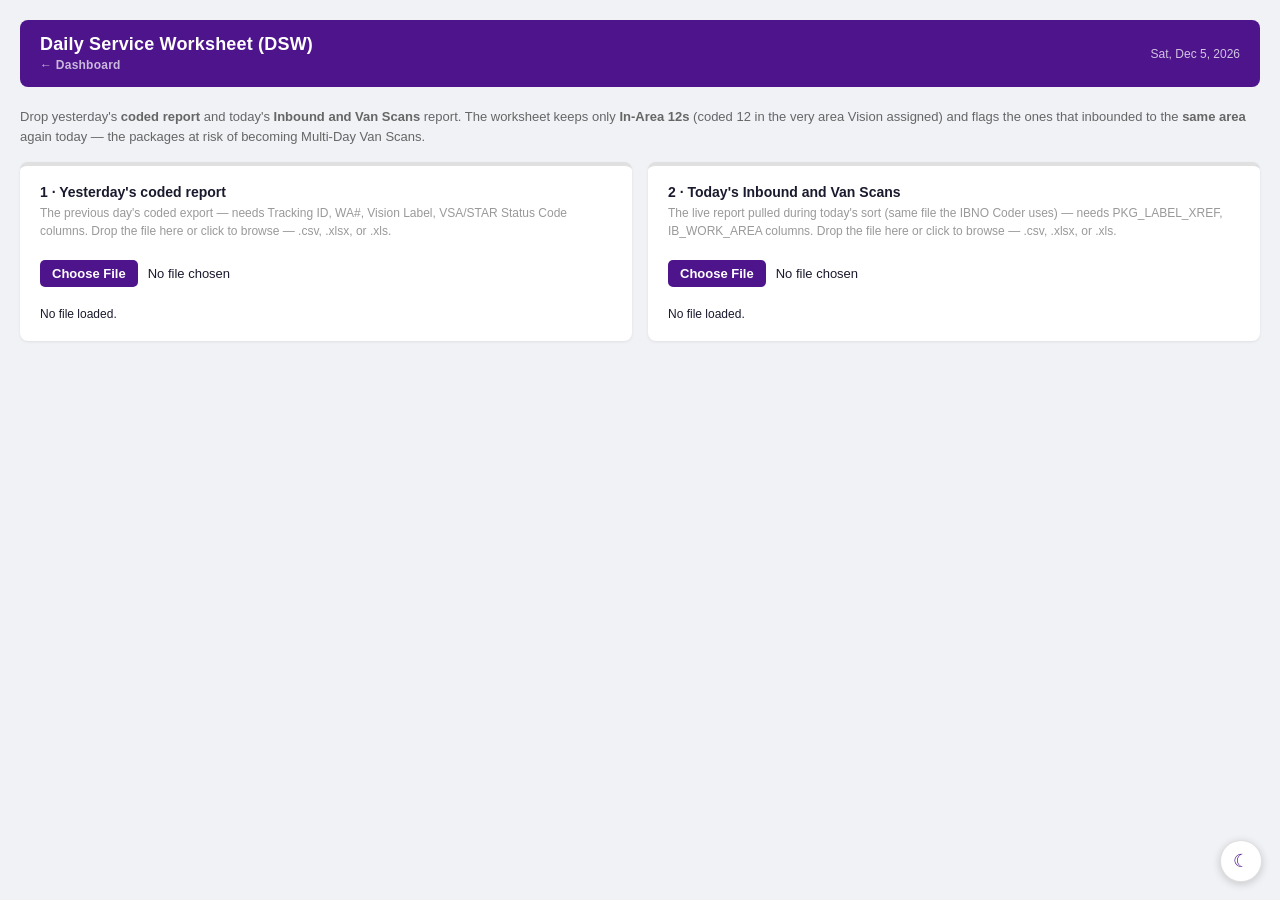
<file: dsw.html>
<!DOCTYPE html>
<html lang="en">
<head>
  <meta charset="UTF-8">
  <meta name="viewport" content="width=device-width, initial-scale=1.0">
  <title>Daily Service Worksheet (DSW) — Station 849</title>
  <link rel="icon" type="image/png" href="icons/icon-192.png">
  <style>
    /* Brand-ink text token (issue 393): theme.css deliberately leaves
       FedEx purple untokenized for backgrounds/borders/pills (stays
       meaningful in both themes), but purple TEXT on a dark surface is
       illegible — this token is scoped to text-color uses only. */
    :root { --brand-ink: #4D148C; }
    html[data-theme="dark"] { --brand-ink: #c4b5fd; }
    * { box-sizing: border-box; margin: 0; padding: 0; }

    body {
      font-family: 'Segoe UI', Arial, sans-serif;
      background: var(--app-bg);
      color: var(--text);
      min-height: 100vh;
      padding: 20px;
    }

    header {
      position: sticky;
      top: 0;
      z-index: 50;
      background: #4D148C;
      color: white;
      padding: 14px 20px;
      border-radius: 8px;
      margin-bottom: 20px;
      display: flex;
      align-items: center;
      justify-content: space-between;
      gap: 14px;
      flex-wrap: wrap;
    }
    header h1 { font-size: 18px; font-weight: 700; letter-spacing: 0.01em; }
    .back-link {
      color: rgba(255,255,255,0.7);
      font-size: 12px;
      text-decoration: none;
      font-weight: 600;
      letter-spacing: 0.02em;
      transition: color 0.12s;
    }
    .back-link:hover { color: white; }
    #date-label { font-size: 12px; opacity: 0.75; }

    .intro {
      font-size: 13px;
      color: var(--text-muted);
      margin-bottom: 16px;
      line-height: 1.5;
    }

    .zones {
      display: grid;
      grid-template-columns: 1fr 1fr;
      gap: 16px;
      margin-bottom: 20px;
    }
    @media (max-width: 700px) {
      .zones { grid-template-columns: 1fr; }
      body { padding: 12px; }
    }

    .zone {
      background: var(--surface);
      border-radius: 8px;
      box-shadow: 0 1px 3px rgba(0,0,0,0.08);
      padding: 18px 20px;
      border-top: 4px solid var(--border);
    }
    .zone.ok { border-top-color: #16a34a; }
    .zone.bad { border-top-color: #dc2626; }
    .zone.drag { border-top-color: #4D148C; background: #faf7ff; box-shadow: 0 0 0 2px #4D148C inset; }
    .zone h2 { font-size: 14px; font-weight: 700; margin-bottom: 4px; }
    .zone .hint { font-size: 12px; color: var(--text-faint); margin-bottom: 12px; line-height: 1.5; }
    .zone input[type="file"] { width: 100%; padding: 8px 0; cursor: pointer; font-size: 13px; }
    .zone input[type="file"]::file-selector-button {
      margin-right: 10px;
      padding: 6px 12px;
      border: none;
      border-radius: 5px;
      background: #4D148C;
      color: white;
      font-weight: 600;
      cursor: pointer;
    }
    .zone-status { font-size: 12px; margin-top: 10px; line-height: 1.5; }
    .zone-status.ok { color: #15803d; font-weight: 600; }
    .zone-status.error { color: #dc2626; font-weight: 600; }

    .results-card {
      background: var(--surface);
      border-radius: 8px;
      box-shadow: 0 1px 3px rgba(0,0,0,0.08);
      padding: 18px 20px;
      display: none;
    }
    .results-head {
      display: flex;
      align-items: center;
      justify-content: space-between;
      gap: 12px;
      flex-wrap: wrap;
      margin-bottom: 6px;
    }
    .results-head h2 { font-size: 15px; font-weight: 700; }
    #funnel { font-size: 12px; color: var(--text-muted); margin-bottom: 14px; line-height: 1.5; }

    .btn {
      display: inline-flex;
      align-items: center;
      gap: 5px;
      padding: 7px 14px;
      border-radius: 5px;
      border: none;
      cursor: pointer;
      font-size: 13px;
      font-weight: 600;
      transition: background 0.15s, opacity 0.15s;
    }
    .btn:active { opacity: 0.85; }
    .btn-purple { background: #4D148C; color: white; }
    .btn-purple:hover { background: #3a0f6a; }

    /* The whole PAGE scrolls (no inner scroll box). The chip bar pins to the top
       of the window, and the table header pins just below it — so Tracking / WA /
       Vision Label etc. stay visible as you scroll the page. */
    .filter-bar {
      position: sticky;
      top: var(--header-h, 56px);
      z-index: 6;
      background: var(--surface);
      display: flex;
      flex-wrap: wrap;
      align-items: center;
      gap: 6px 10px;
      padding: 10px 12px;
      margin: 0 -20px;          /* bleed to the card edges so nothing peeks past */
      padding-left: 20px;
      padding-right: 20px;
      border-bottom: 1px solid var(--border);
    }
    .facet { display: flex; flex-wrap: wrap; align-items: center; gap: 6px; }
    .facet-label { font-size: 11px; text-transform: uppercase; letter-spacing: 0.04em; color: var(--text-faint); }
    .chip {
      border: 1px solid #d6c9ec;
      background: #f6f1fc;
      color: var(--brand-ink);
      border-radius: 999px;
      padding: 4px 10px;
      font-size: 12px;
      font-weight: 600;
      cursor: pointer;
    }
    .chip:hover { background: #ede3fb; }
    .chip.on { background: #4D148C; color: #fff; border-color: #4D148C; }
    .chip-n { opacity: 0.7; font-weight: 700; margin-left: 2px; }
    .chip.clear { border-color: #e3b5b5; background: #fdf3f3; color: #b91c1c; }
    .showing { font-size: 12px; color: var(--text-muted); margin-left: auto; }

    table { width: 100%; border-collapse: collapse; font-size: 13px; }
    th {
      text-align: left;
      font-size: 11px;
      text-transform: uppercase;
      letter-spacing: 0.04em;
      color: var(--text-faint);
      padding: 8px 10px;
      border-bottom: 2px solid var(--border);
      white-space: nowrap;
    }
    /* Pin the header just below the (possibly wrapping) chip bar; --bar-h is set
       from the chip bar's measured height after each render. */
    thead th { position: sticky; top: calc(var(--header-h, 56px) + var(--bar-h, 44px)); background: var(--surface); z-index: 5; }
    th.sortable { cursor: pointer; user-select: none; }
    th.sortable:hover { color: var(--brand-ink); }
    td { padding: 9px 10px; border-bottom: 1px solid var(--border-soft); vertical-align: top; }
    td.tracking { font-weight: 700; white-space: nowrap; }
    /* issue 517: one-click FTrack lookup beside the flagged tracking number.
       Theme tokens only, so light and dark both follow lib/theme.js. */
    .ftrack-link { margin-left: 6px; font-size: 10.5px; font-weight: 700; color: var(--text-faint); text-decoration: none; border: 1px solid var(--border); border-radius: 6px; padding: 0 5px; white-space: nowrap; }
    .ftrack-link:hover { background: var(--hover-row); color: var(--text); }
    /* Click-to-copy cells (tracking #, street address). */
    .copyable { cursor: pointer; }
    .copyable:hover { color: var(--brand-ink); text-decoration: underline; }
    .copyable.copied { color: #15803d; text-decoration: none; font-weight: 600; }
    td.area { font-weight: 600; color: var(--brand-ink); white-space: nowrap; }
    td.vision, td.scan { white-space: nowrap; color: var(--text-muted); }
    td.code { font-weight: 700; text-align: center; }
    td.ontruck { white-space: nowrap; text-align: center; font-weight: 600; }
    td.exclude-cell { text-align: center; }
    .excl-btn { border: none; background: none; color: var(--text-fainter); cursor: pointer; font-size: 14px; line-height: 1; padding: 2px 6px; border-radius: 4px; }
    .excl-btn:hover { color: #b91c1c; background: #fde2e1; }
    .excluded-note { font-size: 12px; color: var(--text-muted); align-self: center; }
    /* Loaded rows = already van-scanned today = highest-priority "go pull it". */
    tr.loaded td { background: #fde2e1; }
    tr.loaded td.ontruck { color: #b91c1c; }

    .empty-note { font-size: 14px; font-weight: 600; color: #15803d; padding: 8px 0; }
    .format-note { font-size: 11px; color: var(--text-fainter); margin-top: 12px; line-height: 1.5; }
  </style>
  <link rel="stylesheet" href="theme.css">
  <script>(function(){try{if(localStorage.getItem('dashboard_theme')==='dark')document.documentElement.setAttribute('data-theme','dark');}catch(e){}})();</script>
  <script src="lib/theme.js"></script>
</head>
<body>
  <header>
    <div>
      <h1>Daily Service Worksheet (DSW)</h1>
      <a class="back-link" href="./">&larr; Dashboard</a>
    </div>
    <span id="date-label"></span>
  </header>

  <p class="intro">
    Drop yesterday's <b>coded report</b> and today's <b>Inbound and Van Scans</b> report.
    The worksheet keeps only <b>In-Area 12s</b> (coded 12 in the very area Vision assigned)
    and flags the ones that inbounded to the <b>same area</b> again today — the packages at
    risk of becoming Multi-Day Van Scans.
  </p>

  <div class="zones">
    <section class="zone" id="coded-zone">
      <h2>1 &middot; Yesterday's coded report</h2>
      <p class="hint">The previous day's coded export — needs Tracking ID, WA#, Vision Label, VSA/STAR Status Code columns. Drop the file here or click to browse — .csv, .xlsx, or .xls.</p>
      <input type="file" id="coded-file" accept=".csv,text/csv,.xlsx,.xls,application/vnd.openxmlformats-officedocument.spreadsheetml.sheet,application/vnd.ms-excel">
      <div class="zone-status" id="coded-status">No file loaded.</div>
    </section>
    <section class="zone" id="inbound-zone">
      <h2>2 &middot; Today's Inbound and Van Scans</h2>
      <p class="hint">The live report pulled during today's sort (same file the IBNO Coder uses) — needs PKG_LABEL_XREF, IB_WORK_AREA columns. Drop the file here or click to browse — .csv, .xlsx, or .xls.</p>
      <input type="file" id="inbound-file" accept=".csv,text/csv,.xlsx,.xls,application/vnd.openxmlformats-officedocument.spreadsheetml.sheet,application/vnd.ms-excel">
      <div class="zone-status" id="inbound-status">No file loaded.</div>
    </section>
  </div>

  <section class="results-card" id="results">
    <div class="results-head">
      <h2 id="results-title"></h2>
      <button class="btn" id="copy-trk-btn" title="Copy every visible tracking # so you can paste them">Copy tracking #s</button>
      <button class="btn btn-purple" id="copy-btn">Copy for Teams</button>
    </div>
    <div id="funnel"></div>
    <div id="flagged-host"></div>
    <p class="format-note">“Copy for Teams” copies a 5-column grid (Tracking · Today’s Vision · On truck? · Recipient · Address) that pastes as a table in Teams chat.</p>
  </section>

  <!-- lib/ftrack.js: the one shared FTrack deep-link builder (issue 517),
       built from the tracking number alone. -->
  <script src="lib/ftrack.js"></script>
  <script src="lib/tool-helpers.js"></script>
  <script src="lib/csv.js"></script>
  <script src="lib/xlsx.js"></script>
  <script src="lib/spreadsheet.js"></script>
  <script src="lib/in-area-12.js"></script>
  <script src="lib/dsw-teams-grid.js"></script>
  <script src="lib/daily-store.js"></script>
  <script src="lib/table-sort.js"></script>
  <script>
  (function () {
    'use strict';

    const $ = (id) => document.getElementById(id);
    const esc = ToolHelpers.escapeHtml;

    $('date-label').textContent = new Date().toLocaleDateString('en-US', {
      weekday: 'short', month: 'short', day: 'numeric', year: 'numeric',
    });

    // Per-zone state: parsed rows, or null until a valid file is loaded.
    // Validation failure clears the zone — a bad file must never leave stale
    // rows behind that could feed a silently-wrong list (story #15).
    const state = { coded: null, inbound: null };

    // Per-zone load sequence: replacing a file before its read completes must
    // not let the stale FileReader's callback overwrite the newer file's
    // state/status. Only the latest load for a zone may land.
    const loadSeq = { coded: 0, inbound: 0 };

    // Wrong-zone diagnosis: labeled zones give us the user's intent, so when
    // the expected headers are missing we can check whether the file matches
    // the OTHER zone's signature and say "wrong file" instead of guessing.
    function diagnose(zone, headerRow) {
      const missing = zone === 'coded'
        ? InArea12.missingCodedHeaders(headerRow)
        : InArea12.missingInboundHeaders(headerRow);
      if (missing.length === 0) return null;
      const other = zone === 'coded'
        ? InArea12.missingInboundHeaders(headerRow)
        : InArea12.missingCodedHeaders(headerRow);
      if (other.length === 0) {
        return 'This looks like the ' +
          (zone === 'coded' ? 'Inbound and Van Scans report' : 'coded report') +
          ' — it belongs in the other slot.';
      }
      return 'Missing expected columns: ' + missing.join(', ') +
        '. Either this is the wrong file, or the export’s header names changed' +
        ' — if the report is right, the headers need confirming (issue #187).';
    }

    function setStatus(zone, ok, message) {
      const card = $(zone + '-zone');
      const status = $(zone + '-status');
      card.classList.toggle('ok', ok === true);
      card.classList.toggle('bad', ok === false);
      status.className = 'zone-status ' + (ok === true ? 'ok' : ok === false ? 'error' : '');
      status.textContent = message;
    }

    // Shared landing point for parsed rows from any source. Validation,
    // wrong-slot diagnosis, and state/status updates live here so both readers
    // behave identically. `seq` guards against a newer drop superseding an
    // older read that is still in flight.
    function processRows(zone, file, rows, seq) {
      if (seq !== loadSeq[zone]) return; // superseded by a newer drop
      // Strip any SSRS-style title/preamble block so rows[0] is the real header
      // (the "Inbound and Van Scans" export prepends Textbox12/Facility/Sort
      // Date lines). A clean export is unchanged; a wrong file still fails below.
      rows = zone === 'coded'
        ? InArea12.stripCodedPreamble(rows)
        : InArea12.stripInboundPreamble(rows);
      if (!rows.length || rows.length < 2) {
        setStatus(zone, false, file.name + ': no data rows found — empty or not a report export.');
        render();
        return;
      }
      const problem = diagnose(zone, rows[0]);
      if (problem) {
        setStatus(zone, false, file.name + ': ' + problem);
        render();
        return;
      }
      state[zone] = rows;
      setStatus(zone, true, '✓ ' + file.name + ' — ' + (rows.length - 1) + ' rows.');
      render();
    }

    // One reader for every format: read the raw bytes and let SpreadsheetLib
    // sniff the content (csv / xlsx / html-table / legacy-xls) so a mislabeled
    // file still loads instead of being rejected by its extension.
    function handleFile(zone, file) {
      const seq = ++loadSeq[zone];
      state[zone] = null;
      render();
      if (!file) { setStatus(zone, null, 'No file loaded.'); return; }
      const reader = new FileReader();
      reader.onerror = function () {
        if (seq !== loadSeq[zone]) return; // superseded by a newer drop
        setStatus(zone, false, 'Could not read ' + file.name + '.');
        render();
      };
      reader.onload = function () {
        if (seq !== loadSeq[zone]) return; // superseded by a newer drop
        SpreadsheetLib.readSpreadsheet(reader.result).then(function (rows) {
          processRows(zone, file, rows, seq);
        }).catch(function (err) {
          if (seq !== loadSeq[zone]) return;
          setStatus(zone, false, file.name + ': ' + (err && err.message ? err.message : 'could not read this file') + '.');
          render();
        });
      };
      reader.readAsArrayBuffer(file);
    }

    $('coded-file').addEventListener('change', function () { handleFile('coded', this.files && this.files[0]); });
    $('inbound-file').addEventListener('change', function () { handleFile('inbound', this.files && this.files[0]); });

    // Drag-and-drop: the whole zone card is a target. Highlight on drag-over,
    // and route the first dropped file through the same handleFile path.
    function wireDropZone(zone) {
      const card = $(zone + '-zone');
      function stop(e) { e.preventDefault(); e.stopPropagation(); }
      card.addEventListener('dragenter', function (e) { stop(e); card.classList.add('drag'); });
      card.addEventListener('dragover', function (e) { stop(e); card.classList.add('drag'); });
      card.addEventListener('dragleave', function (e) {
        // Only clear when the cursor actually leaves the card, not its children.
        if (e.target === card || !card.contains(e.relatedTarget)) card.classList.remove('drag');
      });
      card.addEventListener('drop', function (e) {
        stop(e);
        card.classList.remove('drag');
        const dt = e.dataTransfer;
        const f = dt && dt.files && dt.files[0];
        if (f) handleFile(zone, f);
      });
    }
    wireDropZone('coded');
    wireDropZone('inbound');

    let flagged = [];                                       // full flagged list
    const activeFilter = { area: new Set(), provider: new Set() };
    // Trackings the user dismissed as known-good (false positives). Hidden from
    // the grid AND the Teams copy; persisted today-only (date-guarded) so they
    // survive refresh but clear next day. excludeOrder backs "Undo last".
    const EXCL_KEY = 'dsw_excluded';
    let excluded = new Set();
    let excludeOrder = [];

    // Rows passing the current chip selection: within a facet the chips are OR'd,
    // across facets they're AND'd (empty facet = no constraint).
    function visibleRows() {
      const rows = flagged.filter(function (f) {
        return !excluded.has(f.tracking) &&
               (activeFilter.area.size === 0 || activeFilter.area.has(f.workAreaName)) &&
               (activeFilter.provider.size === 0 || activeFilter.provider.has(f.serviceProvider));
      });
      return sortRows(rows);
    }

    // Grid columns: [label, sort-key]. Drives both the header cells and which
    // field each header sorts by. The trailing exclude column is not sortable.
    const COLS = [
      ['Tracking', 'tracking'], ['On truck?', 'onTruck'], ['WA#', 'area'], ['Work Area', 'workAreaName'],
      ['Vision Label', 'visionLabel'], ['Today’s Vision', 'todaysVisionLabel'], ['VSA', 'vsa'], ['STAR', 'star'],
      ['PSA/CSA', 'psaCsa'], ['Service Provider', 'serviceProvider'], ['Vehicle #', 'vehicle'],
      ['Inbound Scan', 'inboundScanTime'], ['Recipient', 'recipient'], ['Address', 'street'],
      ['City', 'city'], ['State', 'state'], ['Zip', 'zip'],
    ];
    // null key = default order (loaded-first, set in render()); otherwise sort by
    // the chosen header. dir 1 = ascending, -1 = descending. Numeric-aware so
    // '0143' < '0359' and VSA '0' < '12' compare correctly; onTruck sorts by flag.
    let sortState = { key: null, dir: 1 };
    function sortRows(rows) {
      if (!sortState.key) {
        // Default view order: loaded (already van-scanned) first — the urgent
        // "go pull it" rows — then stable by original position.
        return rows.map(function (f, i) { return { f: f, i: i }; })
          .sort(function (a, b) { return ((b.f.onTruck ? 1 : 0) - (a.f.onTruck ? 1 : 0)) || a.i - b.i; })
          .map(function (x) { return x.f; });
      }
      const k = sortState.key, dir = sortState.dir;
      // Comparison goes through the shared lib/table-sort.js core (issue #308) so
      // dsw no longer forks its own numeric-aware localeCompare. onTruck sorts by
      // its boolean flag; everything else compares the field value as text.
      return rows.slice().sort(function (a, b) {
        if (k === 'onTruck') return ((a.onTruck ? 1 : 0) - (b.onTruck ? 1 : 0)) * dir;
        return TableSort.compareValues(a[k], b[k], dir, 'text');
      });
    }
    function cycleSort(key) {
      // Tri-state header cycle (asc → desc → default order) via the shared lib.
      sortState = TableSort.nextSortState(sortState, key); // { key, dir: 1|-1 } or { key:null }
      renderResults();
    }

    function persistExclusions() {
      DailyStore.save(localStore(), today(), excludeOrder.slice(), EXCL_KEY);
    }
    function excludeRow(tracking) {
      if (!tracking || excluded.has(tracking)) return;
      excluded.add(tracking);
      excludeOrder.push(tracking);
      persistExclusions();
      renderResults();
    }
    function undoLastExclusion() {
      const last = excludeOrder.pop();
      if (last == null) return;
      excluded.delete(last);
      persistExclusions();
      renderResults();
    }
    function restoreAllExclusions() {
      excluded = new Set();
      excludeOrder = [];
      persistExclusions();
      renderResults();
    }

    // {value,count} for a field over the full flagged list, numeric-aware sort.
    function facet(field) {
      const m = new Map();
      flagged.forEach(function (f) { if (f[field]) m.set(f[field], (m.get(f[field]) || 0) + 1); });
      return Array.from(m.keys())
        .sort(function (a, b) { return String(a).localeCompare(String(b), undefined, { numeric: true }); })
        .map(function (v) { return { value: v, count: m.get(v) }; });
    }

    function chips(field, facetKey) {
      const set = activeFilter[facetKey];
      return facet(field).map(function (x) {
        return '<button type="button" class="chip' + (set.has(x.value) ? ' on' : '') +
          '" data-facet="' + facetKey + '" data-value="' + esc(x.value) + '">' +
          esc(x.value) + '<span class="chip-n">' + x.count + '</span></button>';
      }).join('');
    }

    function render() {
      const card = $('results');
      if (!state.coded || !state.inbound) {
        card.style.display = 'none';
        flagged = [];
        activeFilter.area.clear();
        activeFilter.provider.clear();
        return;
      }
      const candidates = InArea12.findCandidates(state.coded);
      flagged = InArea12.flagRecurring(candidates, state.inbound);
      // Default loaded-first ordering is applied in the view (sortRows), so the
      // raw flagged list keeps its natural order here.
      activeFilter.area.clear();
      activeFilter.provider.clear();

      $('results-title').textContent = flagged.length
        ? flagged.length + ' recurring In-Area 12' + (flagged.length === 1 ? '' : 's')
        : 'No recurring In-Area 12s';
      $('funnel').textContent = (state.coded.length - 1) + ' coded rows → ' +
        candidates.length + ' In-Area 12 candidate' + (candidates.length === 1 ? '' : 's') +
        ' → ' + flagged.length + ' back in the same area today';

      // Persist the computed flags stamped with today's date so a refresh or
      // same-day reopen restores them (slice #276). Saving the COMPUTED rows
      // only — not the raw reports — and never across days (DailyStore guards).
      DailyStore.save(localStore(), today(), flagged);

      // Show the card BEFORE rendering so the chip bar has a real height when
      // measureBar() runs — measuring while display:none yields 0 and the sticky
      // header would then pin at top:0, hidden behind the chip bar.
      card.style.display = 'block';
      renderResults();
    }

    function today() { return new Date().toLocaleDateString('en-US'); }
    function localStore() { try { return window.localStorage; } catch (e) { return null; } }

    // On page load, restore today's flagged grid if it was computed earlier today
    // and no live files have been dropped yet. Stale (previous-day) data is
    // ignored and cleared by DailyStore — we never show yesterday's flags.
    // Today's exclusions (date-guarded): load before any render so they apply to
    // both a restored grid and a freshly computed one. Stale (previous-day)
    // exclusions are ignored/cleared by DailyStore.
    function loadExclusions() {
      const arr = DailyStore.load(localStore(), today(), EXCL_KEY);
      if (Array.isArray(arr)) { excludeOrder = arr.slice(); excluded = new Set(arr); }
    }

    function restoreFromStore() {
      if (state.coded || state.inbound) return;
      const saved = DailyStore.load(localStore(), today());
      if (!Array.isArray(saved) || !saved.length) return;
      flagged = saved;
      activeFilter.area.clear();
      activeFilter.provider.clear();
      $('results-title').textContent = flagged.length + ' recurring In-Area 12' + (flagged.length === 1 ? '' : 's');
      $('funnel').textContent = 'Restored from earlier today — drop today’s reports again to refresh.';
      $('results').style.display = 'block';
      renderResults();
    }

    // Re-renders only the chip bar + table for the current filter (the funnel and
    // title stay on the full counts). Called on load and on every chip toggle.
    function renderResults() {
      const host = $('flagged-host');
      if (!flagged.length) {
        host.innerHTML = '<div class="empty-note">Nothing recurred — no MDVS risks from yesterday’s In-Area 12s.</div>';
        return;
      }
      const rows = visibleRows();
      const filtering = activeFilter.area.size || activeFilter.provider.size;
      const bar =
        '<div class="filter-bar">' +
          '<div class="facet"><span class="facet-label">Work Area</span>' + chips('workAreaName', 'area') + '</div>' +
          '<div class="facet"><span class="facet-label">Provider</span>' + chips('serviceProvider', 'provider') + '</div>' +
          (filtering ? '<button type="button" class="chip clear" data-clear="1">Clear ✕</button>' : '') +
          (filtering ? '<span class="showing">showing ' + rows.length + ' of ' + flagged.length + '</span>' : '') +
          (excludeOrder.length
            ? '<span class="excluded-note">' + excludeOrder.length + ' excluded today</span>' +
              '<button type="button" class="chip" data-undo-excl="1">Undo last</button>' +
              '<button type="button" class="chip" data-restore-excl="1">Restore all</button>'
            : '') +
        '</div>';
      const headCells = COLS.map(function (c) {
        const arrow = sortState.key === c[1] ? (sortState.dir === 1 ? ' ▲' : ' ▼') : '';
        return '<th class="sortable" data-sort-key="' + c[1] + '">' + esc(c[0]) + arrow + '</th>';
      }).join('');
      const table =
        '<table><thead><tr>' + headCells + '<th></th>' +
        '</tr></thead><tbody>' +
        rows.map(function (f) {
          return '<tr' + (f.onTruck ? ' class="loaded"' : '') + '>' +
            '<td class="tracking"><span class="copyable" title="Click to copy" data-copy="' + esc(f.tracking) + '">' + esc(f.tracking) + '</span>' + FTrack.ftrackLink(f.tracking) + '</td>' +
            '<td class="ontruck">' + (f.onTruck ? '⚠️ Loaded' : 'Not yet') + '</td>' +
            '<td class="area">' + esc(f.area) + '</td>' +
            '<td>' + esc(f.workAreaName) + '</td>' +
            '<td class="vision">' + esc(f.visionLabel) + '</td>' +
            '<td class="vision">' + esc(f.todaysVisionLabel) + '</td>' +
            '<td class="code">' + esc(f.vsa) + '</td>' +
            '<td class="code">' + esc(f.star) + '</td>' +
            '<td>' + esc(f.psaCsa) + '</td>' +
            '<td>' + esc(f.serviceProvider) + '</td>' +
            '<td>' + esc(f.vehicle) + '</td>' +
            '<td class="scan">' + esc(f.inboundScanTime) + '</td>' +
            '<td>' + esc(f.recipient) + '</td>' +
            '<td class="copyable" title="Click to copy" data-copy="' + esc(f.street) + '">' + esc(f.street) + '</td>' +
            '<td>' + esc(f.city) + '</td>' +
            '<td>' + esc(f.state) + '</td>' +
            '<td>' + esc(f.zip) + '</td>' +
            '<td class="exclude-cell"><button type="button" class="excl-btn" title="Exclude — known good" data-exclude="' + esc(f.tracking) + '">✕</button></td>' +
            '</tr>';
        }).join('') +
        '</tbody></table>';
      host.innerHTML = bar + table;
      measureBar();
    }

    // The page (not an inner box) scrolls, so the sticky table header pins at the
    // chip bar's height. Re-measure after each render and on resize, since the
    // chip bar can wrap to more rows at narrower widths.
    function measureBar() {
      const barEl = $('flagged-host').querySelector('.filter-bar');
      document.documentElement.style.setProperty('--bar-h', (barEl ? barEl.offsetHeight : 44) + 'px');
    }
    window.addEventListener('resize', function () { if (flagged.length) measureBar(); });

    // Chip toggles + click-to-copy (tracking #, address), via one delegated handler.
    $('flagged-host').addEventListener('click', function (e) {
      const sortTh = e.target.closest('th[data-sort-key]');
      if (sortTh) { cycleSort(sortTh.getAttribute('data-sort-key')); return; }
      const exclBtn = e.target.closest('[data-exclude]');
      if (exclBtn) { excludeRow(exclBtn.getAttribute('data-exclude')); return; }
      if (e.target.closest('[data-undo-excl]')) { undoLastExclusion(); return; }
      if (e.target.closest('[data-restore-excl]')) { restoreAllExclusions(); return; }
      const chip = e.target.closest('.chip');
      if (chip) {
        if (chip.getAttribute('data-clear')) {
          activeFilter.area.clear();
          activeFilter.provider.clear();
        } else {
          const set = activeFilter[chip.getAttribute('data-facet')];
          const val = chip.getAttribute('data-value');
          if (set.has(val)) set.delete(val); else set.add(val);
        }
        renderResults();
        return;
      }
      const cell = e.target.closest('.copyable');
      if (cell) {
        const val = cell.getAttribute('data-copy');
        if (val) ToolHelpers.copyText(val).then(function () { flashCell(cell, val); }).catch(function () { /* copy failed — no flash */ });
      }
    });

    function flashCell(cell, original) {
      cell.classList.add('copied');
      cell.textContent = 'Copied ✓';
      setTimeout(function () { cell.textContent = original; cell.classList.remove('copied'); }, 900);
    }

    // The team-facing grid for the CURRENTLY VISIBLE (filtered) rows. The slim
    // 5-column action grid lives in lib/dsw-teams-grid.js; this just feeds it
    // today's date and the visible rows.
    function teamsGrid() {
      return DswTeamsGrid.buildTeamsGrid(visibleRows(), new Date().toLocaleDateString('en-US'));
    }

    // Copy as a real HTML table so it pastes as a grid in Teams (Teams shows
    // Markdown pipes raw). ClipboardItem carries text/html + a text/plain
    // fallback; if the async Clipboard API or ClipboardItem is unavailable we
    // fall back to copying just the plain-text grid.
    function copyTeams() {
      const grid = teamsGrid();
      if (navigator.clipboard && navigator.clipboard.write && typeof ClipboardItem !== 'undefined') {
        try {
          const item = new ClipboardItem({
            'text/html': new Blob([grid.html], { type: 'text/html' }),
            'text/plain': new Blob([grid.text], { type: 'text/plain' }),
          });
          return navigator.clipboard.write([item]).catch(function () { return ToolHelpers.copyText(grid.text); });
        } catch (e) { return ToolHelpers.copyText(grid.text); }
      }
      return ToolHelpers.copyText(grid.text);
    }

    $('copy-btn').addEventListener('click', function () {
      const btn = this;
      Promise.resolve(copyTeams()).then(function () {
        btn.textContent = 'Copied ✓';
        setTimeout(function () { btn.textContent = 'Copy for Teams'; }, 1600);
      }).catch(function () { btn.textContent = 'Copy failed'; setTimeout(function () { btn.textContent = 'Copy for Teams'; }, 1600); });
    });

    // Copy every visible tracking # (current sort/filter, exclusions removed),
    // one per line, so each lands in its own row when pasted (spreadsheet column,
    // batch-scan field, etc.) without re-entering line breaks.
    $('copy-trk-btn').addEventListener('click', function () {
      const btn = this;
      const list = visibleRows().map(function (f) { return f.tracking; }).filter(Boolean).join('\n');
      Promise.resolve(ToolHelpers.copyText(list)).then(function () {
        btn.textContent = 'Copied ✓';
        setTimeout(function () { btn.textContent = 'Copy tracking #s'; }, 1600);
      }).catch(function () { btn.textContent = 'Copy failed'; setTimeout(function () { btn.textContent = 'Copy tracking #s'; }, 1600); });
    });

    loadExclusions();
    restoreFromStore();
  })();
  </script>
  <script>ToolHelpers.pinHeader();</script>
</body>
</html>
</file>
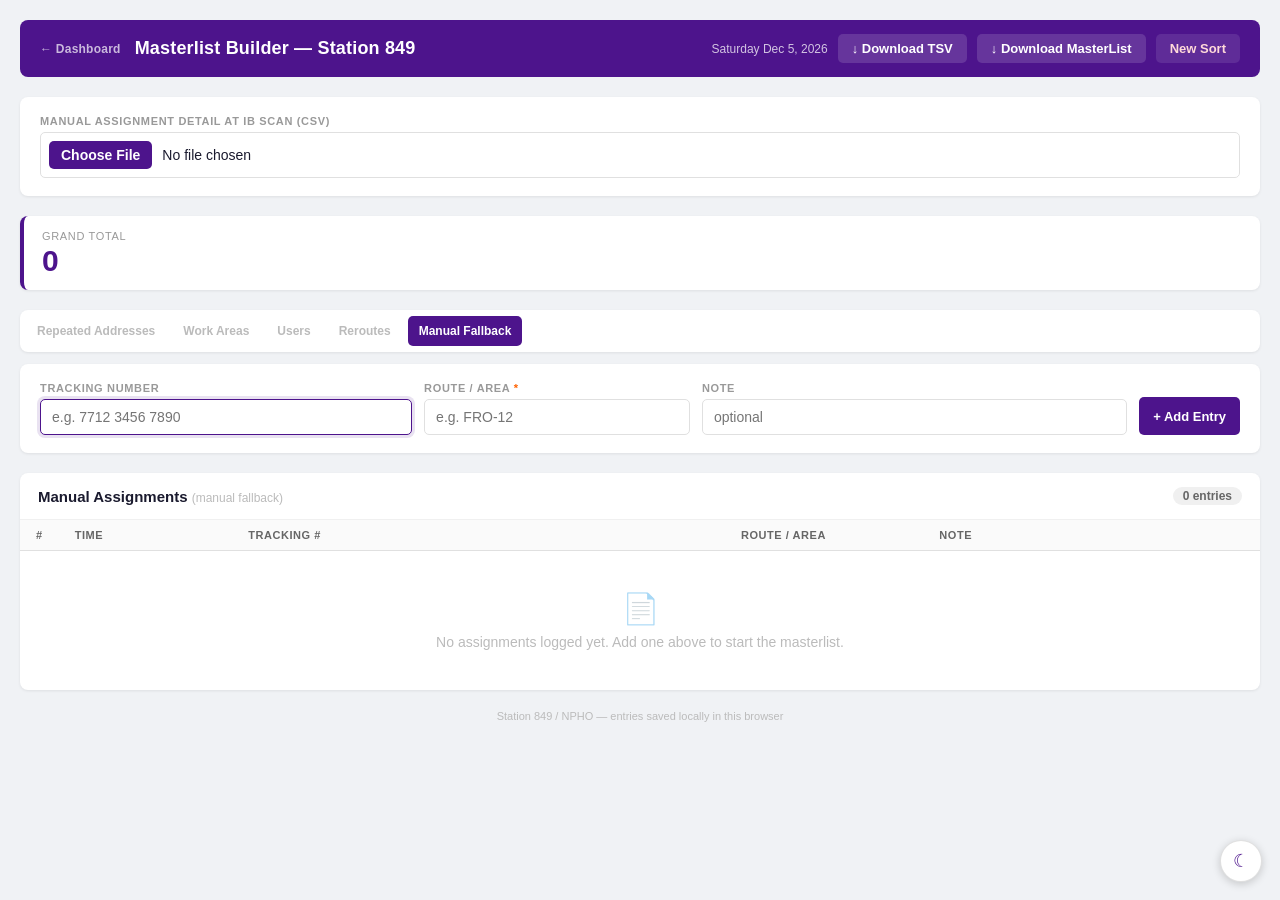
<file: masterlist-builder.html>
<!DOCTYPE html>
<html lang="en">
<head>
  <meta charset="UTF-8">
  <meta name="viewport" content="width=device-width, initial-scale=1.0">
  <title>Masterlist Builder — Station 849</title>
  <link rel="icon" type="image/png" href="icons/icon-192.png">
  <style>
    /* Brand-ink text token (issue 393): theme.css deliberately leaves
       FedEx purple untokenized for backgrounds/borders/pills (stays
       meaningful in both themes), but purple TEXT on a dark surface is
       illegible — this token is scoped to text-color uses only. */
    :root { --brand-ink: #4D148C; }
    html[data-theme="dark"] { --brand-ink: #c4b5fd; }
    * { box-sizing: border-box; margin: 0; padding: 0; }

    body {
      font-family: 'Segoe UI', Arial, sans-serif;
      background: var(--app-bg);
      color: var(--text);
      min-height: 100vh;
      padding: 20px;
    }

    header {
      position: sticky;
      top: 0;
      z-index: 50;
      background: #4D148C;
      color: white;
      padding: 14px 20px;
      border-radius: 8px;
      margin-bottom: 20px;
      display: flex;
      align-items: center;
      justify-content: space-between;
      gap: 14px;
      flex-wrap: wrap;
    }
    header h1 { font-size: 18px; font-weight: 700; letter-spacing: 0.01em; }
    .back-link {
      color: rgba(255,255,255,0.7);
      font-size: 12px;
      text-decoration: none;
      font-weight: 600;
      letter-spacing: 0.02em;
      transition: color 0.12s;
    }
    .back-link:hover { color: white; }
    .header-actions { display: flex; align-items: center; gap: 10px; }
    #date-label { font-size: 12px; opacity: 0.75; }

    .btn {
      display: inline-flex;
      align-items: center;
      gap: 5px;
      padding: 7px 14px;
      border-radius: 5px;
      border: none;
      cursor: pointer;
      font-size: 13px;
      font-weight: 600;
      transition: background 0.15s, opacity 0.15s;
    }
    .btn:active { opacity: 0.85; }
    .btn-purple { background: #4D148C; color: white; }
    .btn-purple:hover { background: #3a0f6a; }
    .btn-gray { background: #e4e4e7; color: #333; }
    .btn-gray:hover { background: #d1d1d6; }
    .btn-danger { background: #fef2f2; color: #dc2626; }
    .btn-danger:hover { background: #fde2e2; }
    .btn-light { background: rgba(255,255,255,0.14); color: white; }
    .btn-light:hover { background: rgba(255,255,255,0.24); }
    .btn-light-danger { background: rgba(255,255,255,0.1); color: #ffd9d9; }
    .btn-light-danger:hover { background: rgba(255,80,80,0.3); color: white; }

    /* Upload (CSV-first) */
    .upload-card {
      background: var(--surface);
      border-radius: 8px;
      box-shadow: 0 1px 3px rgba(0,0,0,0.08);
      padding: 18px 20px;
      margin-bottom: 20px;
    }
    .upload-card .field input[type="file"] {
      padding: 8px;
      cursor: pointer;
    }
    .upload-card .field input[type="file"]::file-selector-button {
      margin-right: 10px;
      padding: 6px 12px;
      border: none;
      border-radius: 5px;
      background: #4D148C;
      color: white;
      font-weight: 600;
      cursor: pointer;
    }
    #csv-controls {
      display: none;
      align-items: end;
      gap: 16px;
      margin-top: 14px;
      padding-top: 14px;
      border-top: 1px solid var(--border-soft);
      flex-wrap: wrap;
    }
    #day-picker {
      padding: 9px 11px;
      border: 1px solid var(--border);
      border-radius: 5px;
      font-size: 14px;
      font-family: inherit;
      color: var(--text);
      background: var(--field-bg);
      min-width: 180px;
    }
    #day-picker:focus {
      outline: none;
      border-color: #4D148C;
      box-shadow: 0 0 0 3px rgba(77,20,140,0.12);
    }
    #dedup-note {
      font-size: 12px;
      color: var(--text-faint);
      padding-bottom: 9px;
    }
    #dedup-note.has-dupes { color: #b45309; font-weight: 600; }

    /* Entry form */
    .entry-card {
      background: var(--surface);
      border-radius: 8px;
      box-shadow: 0 1px 3px rgba(0,0,0,0.08);
      padding: 18px 20px;
      margin-bottom: 20px;
    }
    .entry-form {
      display: grid;
      grid-template-columns: 1.4fr 1fr 1.6fr auto;
      gap: 12px;
      align-items: end;
    }
    .field { display: flex; flex-direction: column; gap: 5px; }
    .field label {
      font-size: 11px;
      font-weight: 700;
      text-transform: uppercase;
      letter-spacing: 0.06em;
      color: var(--text-faint);
    }
    .field label .req { color: #FF6200; }
    .field input {
      padding: 9px 11px;
      border: 1px solid var(--border);
      border-radius: 5px;
      font-size: 14px;
      font-family: inherit;
      color: var(--text);
      transition: border-color 0.12s, box-shadow 0.12s;
    }
    .field input:focus {
      outline: none;
      border-color: #4D148C;
      box-shadow: 0 0 0 3px rgba(77,20,140,0.12);
    }
    .field input.invalid { border-color: #dc2626; box-shadow: 0 0 0 3px rgba(220,38,38,0.12); }
    .add-btn { height: 38px; }
    @media (max-width: 720px) {
      .entry-form { grid-template-columns: 1fr; }
      .add-btn { width: 100%; justify-content: center; }
    }

    /* Summary / total */
    #summary {
      display: grid;
      grid-template-columns: repeat(auto-fit, minmax(160px, 1fr));
      gap: 14px;
      margin-bottom: 20px;
    }
    .stat-card {
      background: var(--surface);
      border-radius: 8px;
      padding: 14px 18px;
      box-shadow: 0 1px 3px rgba(0,0,0,0.08);
      border-left: 4px solid #4D148C;
    }
    .stat-card .label {
      font-size: 11px; color: var(--text-faint); text-transform: uppercase;
      letter-spacing: 0.06em; margin-bottom: 4px;
    }
    .stat-card .value { font-size: 30px; font-weight: 700; color: var(--brand-ink); line-height: 1; }

    /* Workbench tabs */
    .tabs {
      display: flex;
      align-items: center;
      gap: 6px;
      flex-wrap: wrap;
      margin-bottom: 12px;
      background: var(--surface);
      border-radius: 8px;
      padding: 6px;
      box-shadow: 0 1px 3px rgba(0,0,0,0.08);
      position: sticky;
      top: var(--header-h, 56px);
      z-index: 5;
    }
    .tab-btn {
      border: none;
      background: transparent;
      color: var(--text-muted);
      cursor: pointer;
      border-radius: 5px;
      padding: 8px 11px;
      font-size: 12px;
      font-weight: 700;
      font-family: inherit;
      transition: background 0.12s, color 0.12s;
    }
    .tab-btn:hover { background: var(--surface-2); color: var(--brand-ink); }
    .tab-btn.active { background: #4D148C; color: white; }
    .tab-btn:disabled { color: var(--text-fainter); cursor: not-allowed; background: transparent; }
    .tab-panel { display: none; }
    .tab-panel.active { display: block; }

    /* Table section */
    .section {
      background: var(--surface);
      border-radius: 8px;
      margin-bottom: 20px;
      box-shadow: 0 1px 3px rgba(0,0,0,0.08);
      overflow: hidden;
    }
    .section-header {
      display: flex;
      align-items: center;
      justify-content: space-between;
      padding: 14px 18px;
      border-bottom: 1px solid var(--border-soft);
    }
    .section-header h2 { font-size: 15px; font-weight: 700; }
    .badge {
      background: var(--border-soft);
      color: var(--text-muted);
      padding: 2px 10px;
      border-radius: 999px;
      font-size: 12px;
      font-weight: 700;
    }

    table { width: 100%; border-collapse: collapse; font-size: 13px; }
    th {
      background: var(--surface-3);
      padding: 9px 16px;
      text-align: left;
      font-weight: 600;
      color: var(--text-muted);
      font-size: 11px;
      text-transform: uppercase;
      letter-spacing: 0.05em;
      border-bottom: 1px solid var(--border);
    }
    th.sortable { cursor: pointer; user-select: none; white-space: nowrap; }
    th.sortable:hover { color: var(--text); background: var(--hover-soft); }
    th.sortable.sort-active { color: var(--text); }
    th.sortable.sort-active::after { content: ' \25B2'; font-size: 9px; color: var(--text-muted); }
    th.sortable.sort-active.sort-desc::after { content: ' \25BC'; }
    td {
      padding: 9px 16px;
      border-bottom: 1px solid var(--border-soft);
      vertical-align: middle;
    }
    tr:last-child td { border-bottom: none; }
    tbody tr:hover { background: var(--surface-2); }
    .mono { font-family: 'Consolas', 'Courier New', monospace; }
    /* Explicit rgb() so the pill stays dark-on-light in BOTH themes. The old
       pairing of theme-aware background: var(--hover-row) with fixed FedEx-purple
       text went illegible on the dark theme (dark-purple-on-dark-slate, #368).
       rgb() keeps legibility without adding to the hardcoded-hex budget. This is
       the base used by the detail rows and the Reroutes panel; .rpt-areas /
       .scatter below add their own accents on top. */
    .route-pill {
      display: inline-block;
      background: rgb(236, 232, 255);
      color: rgb(77, 20, 140);
      padding: 2px 10px;
      border-radius: 4px;
      font-weight: 700;
      font-size: 12px;
    }
    .note-text { color: var(--text-faint); font-size: 12px; }

    /* Repeated addresses */
    .rpt-toggle {
      cursor: pointer;
      color: var(--brand-ink);
      font-size: 11px;
      user-select: none;
      display: inline-block;
      width: 14px;
    }
    tr.rpt-row { cursor: pointer; }
    .rpt-areas { white-space: normal; }
    /* Explicit colors, same both-themes treatment as .scatter below: the base
       .route-pill pairs a theme background with fixed FedEx-purple text, which
       goes illegible on the dark theme. rgb() keeps these pills dark-on-light
       in both themes without adding to the hardcoded-hex budget (307/313). */
    .rpt-areas .route-pill {
      margin: 1px 3px 1px 0;
      background: rgb(236, 232, 255); color: rgb(77, 20, 140);
      box-shadow: inset 0 0 0 1px rgba(180, 168, 230, 0.55);
    }
    .rpt-areas .subline {
      display: inline-block; margin: 1px 0 1px 2px; vertical-align: middle;
    }
    /* Scatter: a building whose packages landed in 2+ distinct work areas — a
       mis-sort / reroute signal worth catching at a glance (issue 309). Colors
       use rgb()/rgba() so this stays meaningful in both themes without adding to
       the tool's hardcoded-hex budget (307/313). */
    .rpt-areas.scatter .route-pill {
      background: rgba(251, 228, 213, 0.96); color: rgb(154, 52, 18);
      box-shadow: inset 0 0 0 1px rgba(240, 168, 120, 0.9);
    }
    .detail-scroll { overflow-x: auto; width: 100%; }
    .detail-table th { font-size: 10px; padding: 7px 10px; }
    .detail-table td { padding: 7px 10px; }
    .detail-table { min-width: 760px; }
    .copy-track {
      border: none;
      background: transparent;
      color: var(--brand-ink);
      cursor: pointer;
      padding: 0;
      font: inherit;
      font-weight: 700;
      text-align: left;
    }
    .copy-track:hover { text-decoration: underline; }
    /* issue 517: one-click FTrack lookup beside a rendered tracking number.
       Theme tokens only, so light and dark both follow lib/theme.js. */
    .ftrack-link { margin-left: 6px; font-size: 10.5px; font-weight: 700; color: var(--text-faint); text-decoration: none; border: 1px solid var(--border); border-radius: 6px; padding: 0 5px; white-space: nowrap; }
    .ftrack-link:hover { background: var(--hover-row); color: var(--text); }
    .subline {
      display: block;
      margin-top: 2px;
      font-size: 11px;
      color: var(--text-faint);
      font-family: 'Segoe UI', Arial, sans-serif;
      font-weight: 400;
    }
    tr.rpt-detail td { background: var(--surface-2); padding-top: 0; padding-bottom: 6px; }
    .count-pill {
      display: inline-block;
      background: #4D148C;
      color: white;
      padding: 2px 10px;
      border-radius: 999px;
      font-weight: 700;
      font-size: 12px;
      min-width: 24px;
      text-align: center;
    }
    .row-time { color: var(--text-faint); font-size: 12px; white-space: nowrap; }
    .del-btn {
      background: none;
      border: none;
      color: var(--text-fainter);
      cursor: pointer;
      font-size: 16px;
      line-height: 1;
      padding: 4px 8px;
      border-radius: 4px;
      transition: background 0.12s, color 0.12s;
    }
    .del-btn:hover { background: #fef2f2; color: #dc2626; }

    /* Patterns */
    .patterns-body { padding: 14px 18px; }
    #patterns-input {
      width: 100%;
      min-height: 92px;
      padding: 11px;
      border: 1px solid var(--border);
      border-radius: 5px;
      font-family: inherit;
      font-size: 14px;
      color: var(--text);
      resize: vertical;
    }
    #patterns-input:focus {
      outline: none;
      border-color: #4D148C;
      box-shadow: 0 0 0 3px rgba(77,20,140,0.12);
    }
    .patterns-hint { font-size: 12px; color: var(--text-fainter); margin-top: 6px; }

    .empty-state {
      padding: 40px 24px;
      text-align: center;
      color: var(--text-fainter);
      font-size: 14px;
    }
    .empty-state .big { font-size: 30px; display: block; margin-bottom: 8px; opacity: 0.6; }

    footer {
      text-align: center;
      font-size: 11px;
      color: var(--text-fainter);
      margin-top: 8px;
    }
  </style>
  <link rel="stylesheet" href="theme.css">
  <script>(function(){try{if(localStorage.getItem('dashboard_theme')==='dark')document.documentElement.setAttribute('data-theme','dark');}catch(e){}})();</script>
  <script src="lib/theme.js"></script>
</head>
<body>

<header>
  <div style="display:flex;align-items:center;gap:14px">
    <a class="back-link" href="./">&larr; Dashboard</a>
    <h1>Masterlist Builder &mdash; Station 849</h1>
  </div>
  <div class="header-actions">
    <span id="date-label"></span>
    <button type="button" class="btn btn-light" id="download-btn">&#8595; Download TSV</button>
    <button type="button" class="btn btn-light" id="download-md-btn">&#8595; Download MasterList</button>
    <button type="button" class="btn btn-light-danger" id="newsort-btn">New Sort</button>
  </div>
</header>

<div class="upload-card">
  <div class="field">
    <label for="csv-file">Manual Assignment Detail at IB Scan (CSV)</label>
    <input type="file" id="csv-file" accept=".csv,text/csv,.xlsx,.xls,application/vnd.openxmlformats-officedocument.spreadsheetml.sheet,application/vnd.ms-excel">
  </div>
  <div id="csv-controls">
    <div class="field">
      <label for="day-picker">Day</label>
      <select id="day-picker"></select>
    </div>
    <span id="dedup-note"></span>
  </div>
</div>

<div id="summary">
  <div class="stat-card">
    <div class="label">Grand Total</div>
    <div class="value" id="total-count">0</div>
  </div>
</div>

<nav class="tabs" aria-label="MasterList workbench">
  <button type="button" class="tab-btn" data-tab="repeated">Repeated Addresses</button>
  <button type="button" class="tab-btn" data-tab="workarea">Work Areas</button>
  <button type="button" class="tab-btn" data-tab="user">Users</button>
  <button type="button" class="tab-btn" data-tab="reroute">Reroutes</button>
  <button type="button" class="tab-btn" data-tab="manual">Manual Fallback</button>
</nav>

<div class="tab-panel" data-panel="repeated">
  <div class="section" id="repeated-section" style="display:none">
    <div class="section-header">
      <h2>Repeated Addresses</h2>
      <span class="badge" id="repeated-badge">0 buildings</span>
    </div>
    <table>
      <thead>
        <tr>
          <th style="width:1%"></th>
          <th data-sort="building">Base Building</th>
          <th style="width:18%" data-sort="zip">ZIP</th>
          <th style="width:16%">Work Areas</th>
          <th style="width:10%" data-sort="count">Count</th>
        </tr>
      </thead>
      <tbody id="repeated-body"></tbody>
    </table>
    <div class="empty-state" id="repeated-empty" style="display:none">
      No repeated addresses for this day.
    </div>
  </div>

  <div class="section">
    <div class="section-header">
      <h2>Patterns</h2>
    </div>
    <div class="patterns-body">
      <textarea id="patterns-input" placeholder="Repeated addresses, apartments, business locations, or other patterns worth watching." spellcheck="true"></textarea>
      <div class="patterns-hint">Included in the MasterList export. Saved locally as you type.</div>
    </div>
  </div>
</div>

<div class="tab-panel" data-panel="workarea">
  <div class="section" id="workarea-section" style="display:none">
    <div class="section-header">
      <h2>Volume by Work Area</h2>
      <span class="badge" id="workarea-badge">0 areas</span>
    </div>
    <table>
      <thead>
        <tr>
          <th data-sort="area">Work Area</th>
          <th style="width:10%" data-sort="count">Count</th>
        </tr>
      </thead>
      <tbody id="workarea-body"></tbody>
    </table>
  </div>
</div>

<div class="tab-panel" data-panel="user">
  <div class="section" id="user-section" style="display:none">
    <div class="section-header">
      <h2>Volume by User</h2>
      <span class="badge" id="user-badge">0 users</span>
    </div>
    <table>
      <thead>
        <tr>
          <th data-sort="user">User</th>
          <th style="width:10%" data-sort="count">Count</th>
        </tr>
      </thead>
      <tbody id="user-body"></tbody>
    </table>
  </div>
</div>

<div class="tab-panel" data-panel="reroute">
  <div class="section" id="reroute-section" style="display:none">
    <div class="section-header">
      <h2>Real-Route Reroutes</h2>
      <span class="badge" id="reroute-badge">0 reroutes</span>
    </div>
    <table>
      <thead>
        <tr>
          <th data-sort="tracking">Tracking #</th>
          <th style="width:14%" data-sort="origcode">Orig Code</th>
          <th style="width:14%" data-sort="area">Work Area</th>
          <th data-sort="address">Address</th>
        </tr>
      </thead>
      <tbody id="reroute-body"></tbody>
    </table>
  </div>
</div>

<div class="tab-panel" data-panel="manual">
  <div class="entry-card">
    <form class="entry-form" id="entry-form" autocomplete="off">
      <div class="field">
        <label for="label-input">Tracking Number</label>
        <input type="text" id="label-input" placeholder="e.g. 7712 3456 7890" spellcheck="false">
      </div>
      <div class="field">
        <label for="route-input">Route / Area <span class="req">*</span></label>
        <input type="text" id="route-input" placeholder="e.g. FRO-12" spellcheck="false">
      </div>
      <div class="field">
        <label for="note-input">Note</label>
        <input type="text" id="note-input" placeholder="optional" spellcheck="false">
      </div>
      <button type="submit" class="btn btn-purple add-btn">&#43; Add Entry</button>
    </form>
  </div>

  <div class="section">
    <div class="section-header">
      <h2>Manual Assignments <span style="font-weight:400;color:var(--text-fainter);font-size:12px">(manual fallback)</span></h2>
      <span class="badge" id="row-badge">0 entries</span>
    </div>
    <table>
      <thead>
        <tr>
          <th style="width:1%">#</th>
          <th style="width:14%" data-sort="time">Time</th>
          <th data-sort="tracking">Tracking #</th>
          <th style="width:16%" data-sort="route">Route / Area</th>
          <th data-sort="note">Note</th>
          <th style="width:1%"></th>
        </tr>
      </thead>
      <tbody id="entry-body"></tbody>
    </table>
    <div class="empty-state" id="empty-state">
      <span class="big">&#128196;</span>
      No assignments logged yet. Add one above to start the masterlist.
    </div>
  </div>
</div>

<footer>Station 849 / NPHO &mdash; entries saved locally in this browser</footer>

<!-- lib/ftrack.js: the one shared FTrack deep-link builder (issue 517),
     built from the tracking number alone. -->
<script src="lib/ftrack.js"></script>
<script src="lib/tool-helpers.js"></script>
<script src="lib/csv.js"></script>
<script src="lib/xlsx.js"></script>
<script src="lib/spreadsheet.js"></script>
<script src="lib/masterlist.js"></script>
<script src="lib/masterlist-session.js"></script>
<script src="lib/table-sort.js"></script>
<script>
  'use strict';

  const toolStorage = ToolHelpers.createStorage();

  const STORAGE_KEY = 'masterlist_session';
  const PATTERNS_KEY = 'masterlist_patterns';
  const CSV_KEY = 'masterlist_csv';
  const CSV_DAY_KEY = 'masterlist_csv_day';

  // ---- State ----
  let entries = loadEntries();
  let csvAssignments = loadCsv();          // parsed Manual Assignment Detail rows
  let selectedDay = loadSelectedDay();     // 'ALL' or 'MM/DD/YYYY'
  let activeTab = csvAssignments.length ? 'repeated' : 'manual';

  function loadEntries() {
    const parsed = toolStorage.get(STORAGE_KEY, []);
    return Array.isArray(parsed) ? parsed : [];
  }

  function saveEntries() {
    toolStorage.set(STORAGE_KEY, entries);
  }

  // ---- CSV state (persists across refresh / browser restart) ----
  function loadCsv() {
    const parsed = toolStorage.get(CSV_KEY, []);
    return Array.isArray(parsed) ? parsed : [];
  }
  function saveCsv() {
    toolStorage.set(CSV_KEY, csvAssignments);
    toolStorage.set(CSV_DAY_KEY, selectedDay);
  }
  function loadSelectedDay() {
    return toolStorage.get(CSV_DAY_KEY, 'ALL') || 'ALL';
  }

  // Deduped view of the CSV for the currently selected day ('ALL' pools the
  // file). Composition lives in lib/masterlist-session.js; the page only holds
  // the selected-day state.
  function currentCsvView() {
    return MasterlistSession.viewForDay(csvAssignments, selectedDay);
  }

  // Ingest raw export text: parse -> typed rows -> default to most recent day
  // (lib/masterlist-session.js); the page persists and renders.
  function loadCsvText(text) { applyReport(MasterlistSession.loadReport(text)); }
  // #321: rows path — .xlsx/.xls/.csv all arrive here as parsed rows.
  function loadReportRows(rows) { applyReport(MasterlistSession.loadReportRows(rows)); }
  function applyReport(report) {
    csvAssignments = report.assignments;
    selectedDay = report.day;
    activeTab = 'repeated';
    saveCsv();
    render();
  }

  // ---- Patterns ----
  function getPatterns() {
    const el = document.getElementById('patterns-input');
    return el ? el.value : '';
  }

  function setPatterns(v) {
    const el = document.getElementById('patterns-input');
    if (el) el.value = v;
  }

  function savePatterns() {
    toolStorage.set(PATTERNS_KEY, getPatterns());
  }

  function loadPatterns() {
    return toolStorage.get(PATTERNS_KEY, '') || '';
  }

  function makeId() {
    return 'm-' + Date.now().toString(36) + '-' + Math.random().toString(36).slice(2, 7);
  }

  // ---- Actions ----
  function addEntry(label, route, note) {
    entries.push({
      id: makeId(),
      timestamp: Date.now(),
      label: label,
      route: route,
      note: note
    });
    saveEntries();
    render();
  }

  function deleteEntry(id) {
    entries = entries.filter(function (e) { return e.id !== id; });
    saveEntries();
    render();
  }

  function downloadTSV() {
    const dateStr = ToolHelpers.isoDate();
    const tsv = buildMasterlistTSV(entries, getPatterns(), dateStr);
    ToolHelpers.downloadTSV('masterlist-' + dateStr + '.tsv', tsv);
  }

  function downloadArtifact() {
    const dateStr = ToolHelpers.isoDate();
    const artifact = MasterlistSession.buildArtifact(csvAssignments, selectedDay, entries, getPatterns(), dateStr);
    ToolHelpers.downloadTSV('masterlist-' + dateStr + '.md', artifact);
  }

  function newSort() {
    if (!confirm('Start a new sort? This permanently clears the uploaded report, all entries, and the patterns note from this browser.')) return;
    // Offer a download before wiping, so the explicit, double-confirmed New Sort
    // is the only path to data loss (#67).
    if ((csvAssignments.length || entries.length) &&
        confirm('Download the MasterList artifact before clearing?')) {
      downloadArtifact();
    }
    entries = [];
    csvAssignments = [];
    selectedDay = 'ALL';
    activeTab = 'manual';
    setPatterns('');
    const fileInput = document.getElementById('csv-file');
    if (fileInput) fileInput.value = '';
    toolStorage.remove(STORAGE_KEY);
    toolStorage.remove(PATTERNS_KEY);
    toolStorage.remove(CSV_KEY);
    toolStorage.remove(CSV_DAY_KEY);
    render();
  }

  // ---- Render ----
  function render() {
    renderTabs();
    renderCsv();
    renderManualTable();
  }

  // ---- Header sort (shared lib/table-sort.js) ----
  // Each analysis/manual table gets clickable headers. getValue reads the cell
  // under the clicked column (mapped from the <th data-sort> order), preferring
  // a data-sort-value attribute so Count columns compare numerically. This is
  // display-only: it re-orders existing DOM rows and never touches the analysis
  // data or the exported MasterList.
  const sortNumericKeys = { count: 1, time: 1 };
  function sortValueFromRow(table) {
    // Build (once per table) a map of data-sort key -> column index from thead.
    let map = table._sortColMap;
    if (!map) {
      map = {};
      const ths = table.querySelectorAll('thead th');
      Array.prototype.forEach.call(ths, function (th, i) {
        const k = th.getAttribute('data-sort');
        if (k != null) map[k] = i;
      });
      table._sortColMap = map;
    }
    return function (r, key) {
      const idx = map[key];
      if (idx == null) return '';
      const cell = r.children[idx];
      if (!cell) return '';
      const dv = cell.getAttribute('data-sort-value');
      return dv != null ? dv : cell.textContent;
    };
  }
  let sortWired = false;
  function wireHeaderSort() {
    if (sortWired || typeof TableSort === 'undefined') return;
    const tables = [
      { body: 'repeated-body', attached: true },
      { body: 'workarea-body', attached: false },
      { body: 'user-body',     attached: false },
      { body: 'reroute-body',  attached: false },
      { body: 'entry-body',    attached: false },
    ];
    tables.forEach(function (cfg) {
      const tbody = document.getElementById(cfg.body);
      if (!tbody) return;
      const table = tbody.closest('table');
      if (!table) return;
      TableSort.attachTableSort(table, {
        tbody: tbody,
        getValue: sortValueFromRow(table),
        typeFor: function (key) { return sortNumericKeys[key] ? 'number' : 'text'; },
        firstDirFor: function (key) { return sortNumericKeys[key] ? -1 : 1; },
        // Repeated-Addresses rows carry an expandable detail row that must travel
        // with its parent. Detail rows (.rpt-detail) are excluded from sorting
        // and re-attached after their owner .rpt-row.
        isDataRow: cfg.attached ? function (r) { return !r.classList.contains('rpt-detail'); } : undefined,
        attachedRows: cfg.attached ? function (r) {
          const toggle = r.querySelector('.rpt-toggle');
          if (!toggle) return [];
          const detail = tbody.querySelector('[data-detail="' + toggle.getAttribute('data-idx') + '"]');
          return detail ? [detail] : [];
        } : undefined,
      });
    });
    sortWired = true;
  }

  function setActiveTab(tab) {
    if (tab !== 'manual' && csvAssignments.length === 0) tab = 'manual';
    activeTab = tab;
    renderTabs();
  }

  function renderTabs() {
    if (activeTab !== 'manual' && csvAssignments.length === 0) activeTab = 'manual';
    document.querySelectorAll('.tab-btn').forEach(function (btn) {
      const tab = btn.getAttribute('data-tab');
      const disabled = tab !== 'manual' && csvAssignments.length === 0;
      btn.disabled = disabled;
      btn.classList.toggle('active', tab === activeTab);
    });
    document.querySelectorAll('.tab-panel').forEach(function (panel) {
      panel.classList.toggle('active', panel.getAttribute('data-panel') === activeTab);
    });
  }

  // CSV-first headline: when an export is loaded, the Grand Total reflects the
  // deduped manual-assignment count for the selected day (story 18). With no CSV
  // it falls back to the hand-typed entry count.
  function renderCsv() {
    const controls = document.getElementById('csv-controls');
    const note = document.getElementById('dedup-note');
    const totalEl = document.getElementById('total-count');

    const rptSection = document.getElementById('repeated-section');
    const workareaSection = document.getElementById('workarea-section');
    const userSection = document.getElementById('user-section');
    const rerouteSection = document.getElementById('reroute-section');

    if (csvAssignments.length === 0) {
      if (controls) controls.style.display = 'none';
      if (rptSection) rptSection.style.display = 'none';
      if (workareaSection) workareaSection.style.display = 'none';
      if (userSection) userSection.style.display = 'none';
      if (rerouteSection) rerouteSection.style.display = 'none';
      if (totalEl) totalEl.textContent = entries.length;
      return;
    }

    if (controls) controls.style.display = 'flex';
    renderDayPicker();

    const view = currentCsvView();
    if (totalEl) totalEl.textContent = view.kept.length;
    if (note) {
      if (view.removedCount > 0) {
        note.textContent = 'Deduped ' + view.removedCount + ' duplicate scan row' +
          (view.removedCount === 1 ? '' : 's');
        note.className = 'has-dupes';
      } else {
        note.textContent = 'No duplicate scan rows';
        note.className = '';
      }
    }

    // Analyze the selected day's deduped rows once, but resolve reroutes against
    // every work area in the whole uploaded file (#66 is file-wide).
    const analysis = analyzeAssignments(view.kept, fileWorkAreaSet());
    renderRepeatedAddresses(analysis);
    renderWorkArea(analysis);
    renderUser(analysis);
    renderReroutes(analysis);
  }

  // Object map of every non-empty WORK AREA value across the whole file
  // (lib/masterlist-session.js — reroutes resolve file-wide, #66).
  function fileWorkAreaSet() {
    return MasterlistSession.fileWorkAreaSet(csvAssignments);
  }

  // Compact inline work-area pills for the collapsed Repeated-Addresses row (#309).
  // Surfaces the distinct manual work areas so scatter (2+ areas) is visible without
  // expanding. Long lists truncate to the first 3 with a +N overflow marker.
  function renderWorkAreaPills(areas) {
    const list = areas || [];
    if (list.length === 0) return '<span class="note-text">&mdash;</span>';
    const shown = list.slice(0, 3).map(function (a) {
      return '<span class="route-pill">' + ToolHelpers.escapeHtml(a) + '</span>';
    }).join('');
    const overflow = list.length > 3
      ? '<span class="subline">+' + (list.length - 3) + '</span>'
      : '';
    return shown + overflow;
  }

  // Repeated-addresses panel (#64): base buildings with 2+ assignments, sorted by
  // count desc, each expandable to package-level assignment rows.
  function renderRepeatedAddresses(analysis) {
    const section = document.getElementById('repeated-section');
    const body = document.getElementById('repeated-body');
    const empty = document.getElementById('repeated-empty');
    const badge = document.getElementById('repeated-badge');
    if (!section || !body) return;
    section.style.display = 'block';

    const list = analysis.repeatedAddresses;
    if (badge) badge.textContent = list.length + (list.length === 1 ? ' building' : ' buildings');
    body.innerHTML = '';

    if (list.length === 0) {
      if (empty) empty.style.display = 'block';
      return;
    }
    if (empty) empty.style.display = 'none';

    list.forEach(function (b, i) {
      const row = document.createElement('tr');
      row.className = 'rpt-row';
      row.innerHTML =
        '<td><span class="rpt-toggle" data-idx="' + i + '">&#9656;</span></td>' +
        '<td><span class="mono">' + ToolHelpers.escapeHtml(b.building) + '</span></td>' +
        '<td class="note-text">' + ToolHelpers.escapeHtml(b.zips.join(', ')) + '</td>' +
        '<td class="rpt-areas' + ((b.workAreas || []).length > 1 ? ' scatter' : '') + '">' +
          renderWorkAreaPills(b.workAreas) + '</td>' +
        '<td data-sort-value="' + b.count + '"><span class="count-pill">' + b.count + '</span></td>';
      body.appendChild(row);

      const detail = document.createElement('tr');
      detail.className = 'rpt-detail';
      detail.style.display = 'none';
      detail.setAttribute('data-detail', i);
      const detailRows = (b.assignments || []).map(function (a) {
        const original = a.originalCode
          ? '<span class="route-pill">' + ToolHelpers.escapeHtml(a.originalCode) + '</span>'
          : '<span class="note-text">&mdash;</span>';
        const rawOriginal = a.originalScan && a.originalScan !== a.originalCode
          ? '<span class="subline">' + ToolHelpers.escapeHtml(a.originalScan) + '</span>'
          : '';
        return '<tr>' +
          '<td><button type="button" class="copy-track mono" data-track="' +
            ToolHelpers.escapeHtml(a.trackingId || '') + '">' +
            ToolHelpers.escapeHtml(a.trackingId || '') + '</button>' +
            FTrack.ftrackLink(a.trackingId) + '</td>' +
          '<td>' + original + rawOriginal + '</td>' +
          '<td><span class="route-pill">' + ToolHelpers.escapeHtml(a.workArea || '') + '</span></td>' +
          '<td><span class="mono">' + ToolHelpers.escapeHtml(a.address || '') + '</span></td>' +
          '<td><span class="row-time">' + ToolHelpers.escapeHtml(a.scanTime || '') + '</span></td>' +
          '<td><span class="mono">' + ToolHelpers.escapeHtml(a.userName || '') + '</span></td>' +
        '</tr>';
      }).join('');
      detail.innerHTML = '<td></td><td colspan="4">' +
        '<div class="detail-scroll"><table class="detail-table">' +
          '<thead><tr>' +
            '<th>Tracking #</th>' +
            '<th>Original Scan</th>' +
            '<th>Manual Work Area</th>' +
            '<th>Full Address</th>' +
            '<th>Time</th>' +
            '<th>User</th>' +
          '</tr></thead>' +
          '<tbody>' + detailRows + '</tbody>' +
        '</table></div>' +
      '</td>';
      body.appendChild(detail);
    });
  }

  function renderWorkArea(analysis) {
    const section = document.getElementById('workarea-section');
    const body = document.getElementById('workarea-body');
    const badge = document.getElementById('workarea-badge');
    if (!section || !body) return;
    section.style.display = 'block';

    const list = analysis.byWorkArea;
    if (badge) badge.textContent = list.length + (list.length === 1 ? ' area' : ' areas');
    body.innerHTML = '';

    list.forEach(function (a) {
      const row = document.createElement('tr');
      row.innerHTML =
        '<td><span class="route-pill">' + ToolHelpers.escapeHtml(a.workArea) + '</span></td>' +
        '<td data-sort-value="' + a.count + '"><span class="count-pill">' + a.count + '</span></td>';
      body.appendChild(row);
    });
  }

  function renderUser(analysis) {
    const section = document.getElementById('user-section');
    const body = document.getElementById('user-body');
    const badge = document.getElementById('user-badge');
    if (!section || !body) return;
    section.style.display = 'block';

    const list = analysis.byUser;
    if (badge) badge.textContent = list.length + (list.length === 1 ? ' user' : ' users');
    body.innerHTML = '';

    list.forEach(function (u) {
      const row = document.createElement('tr');
      row.innerHTML =
        '<td><span class="mono">' + ToolHelpers.escapeHtml(u.user) + '</span></td>' +
        '<td data-sort-value="' + u.count + '"><span class="count-pill">' + u.count + '</span></td>';
      body.appendChild(row);
    });
  }

  function renderReroutes(analysis) {
    const section = document.getElementById('reroute-section');
    const body = document.getElementById('reroute-body');
    const badge = document.getElementById('reroute-badge');
    if (!section || !body) return;
    section.style.display = 'block';

    const list = analysis.reroutes;
    if (badge) badge.textContent = list.length + (list.length === 1 ? ' reroute' : ' reroutes');
    body.innerHTML = '';

    if (list.length === 0) {
      body.innerHTML = '<tr><td colspan="4" class="note-text">No real-route reroutes for this day.</td></tr>';
      return;
    }

    list.forEach(function (a) {
      const row = document.createElement('tr');
      row.innerHTML =
        '<td><span class="mono">' + ToolHelpers.escapeHtml(a.trackingId || '') + '</span>' +
          FTrack.ftrackLink(a.trackingId) + '</td>' +
        '<td><span class="route-pill">' + ToolHelpers.escapeHtml(a.originalCode || '') + '</span></td>' +
        '<td><span class="route-pill">' + ToolHelpers.escapeHtml(a.workArea || '') + '</span></td>' +
        '<td><span class="mono">' + ToolHelpers.escapeHtml(a.address || '') + '</span></td>';
      body.appendChild(row);
    });
  }

  function renderDayPicker() {
    const picker = document.getElementById('day-picker');
    if (!picker) return;
    const days = detectDays(csvAssignments);
    if (selectedDay !== 'ALL' && days.indexOf(selectedDay) === -1) {
      selectedDay = days.length ? days[0] : 'ALL';
    }
    const opts = ['<option value="ALL"' + (selectedDay === 'ALL' ? ' selected' : '') +
      '>All days (' + days.length + ')</option>'];
    days.forEach(function (d) {
      opts.push('<option value="' + ToolHelpers.escapeHtml(d) + '"' +
        (d === selectedDay ? ' selected' : '') + '>' + ToolHelpers.escapeHtml(d) + '</option>');
    });
    picker.innerHTML = opts.join('');
    picker.value = selectedDay;
  }

  function renderManualTable() {
    const body = document.getElementById('entry-body');
    const empty = document.getElementById('empty-state');
    body.innerHTML = '';

    if (entries.length === 0) {
      empty.style.display = 'block';
    } else {
      empty.style.display = 'none';
      entries.forEach(function (e, i) {
        const tr = document.createElement('tr');
        const labelCell = e.label
          ? '<span class="mono">' + ToolHelpers.escapeHtml(e.label) + '</span>'
          : '<span class="note-text">&mdash;</span>';
        const noteCell = e.note
          ? '<span class="note-text">' + ToolHelpers.escapeHtml(e.note) + '</span>'
          : '<span class="note-text">&mdash;</span>';
        tr.innerHTML =
          '<td>' + (i + 1) + '</td>' +
          '<td><span class="row-time">' + ToolHelpers.escapeHtml(ToolHelpers.formatTime(e.timestamp)) + '</span></td>' +
          '<td>' + labelCell + '</td>' +
          '<td><span class="route-pill">' + ToolHelpers.escapeHtml(e.route) + '</span></td>' +
          '<td>' + noteCell + '</td>' +
          '<td><button class="del-btn" title="Delete entry" data-id="' + ToolHelpers.escapeHtml(e.id) + '">&times;</button></td>';
        body.appendChild(tr);
      });
    }

    // With a CSV loaded the headline total is the deduped count; the manual
    // badge always reflects the hand-typed fallback rows only.
    const count = entries.length;
    if (csvAssignments.length === 0) {
      document.getElementById('total-count').textContent = count;
    }
    document.getElementById('row-badge').textContent =
      count + (count === 1 ? ' entry' : ' entries');
  }

  // ---- Wiring ----
  document.getElementById('entry-form').addEventListener('submit', function (ev) {
    ev.preventDefault();
    const labelEl = document.getElementById('label-input');
    const routeEl = document.getElementById('route-input');
    const noteEl = document.getElementById('note-input');

    const label = labelEl.value.trim();
    const route = routeEl.value.trim();
    const note = noteEl.value.trim();

    // Route / work area is the only required field per spec.
    if (!route) {
      routeEl.classList.add('invalid');
      routeEl.focus();
      return;
    }
    routeEl.classList.remove('invalid');

    addEntry(label, route, note);

    labelEl.value = '';
    routeEl.value = '';
    noteEl.value = '';
    labelEl.focus();
  });

  document.getElementById('route-input').addEventListener('input', function () {
    this.classList.remove('invalid');
  });

  document.getElementById('entry-body').addEventListener('click', function (ev) {
    const btn = ev.target.closest('.del-btn');
    if (btn) deleteEntry(btn.getAttribute('data-id'));
  });

  document.getElementById('download-btn').addEventListener('click', downloadTSV);
  document.getElementById('download-md-btn').addEventListener('click', downloadArtifact);
  document.getElementById('newsort-btn').addEventListener('click', newSort);
  document.getElementById('patterns-input').addEventListener('input', savePatterns);

  document.querySelectorAll('.tab-btn').forEach(function (btn) {
    btn.addEventListener('click', function () {
      setActiveTab(btn.getAttribute('data-tab'));
      if (activeTab === 'manual') document.getElementById('label-input').focus();
    });
  });

  document.getElementById('csv-file').addEventListener('change', function (ev) {
    const file = ev.target.files && ev.target.files[0];
    if (!file) return;
    const reader = new FileReader();
    // Read raw bytes; SpreadsheetLib sniffs CSV vs .xlsx/.xls and returns rows
    // in parseCSV shape, fed straight to the rows-based loader (#321).
    reader.onload = function () {
      SpreadsheetLib.readSpreadsheet(reader.result)
        .then(function (rows) { loadReportRows(rows); })
        .catch(function (err) { alert('Error reading file: ' + err.message); });
    };
    reader.readAsArrayBuffer(file);
  });

  document.getElementById('day-picker').addEventListener('change', function (ev) {
    selectedDay = ev.target.value || 'ALL';
    saveCsv();
    render();
  });

  // Expand/collapse a building to reveal its package-level assignment rows.
  document.getElementById('repeated-body').addEventListener('click', function (ev) {
    const copyBtn = ev.target.closest('.copy-track');
    if (copyBtn) {
      const tracking = copyBtn.getAttribute('data-track') || '';
      if (!tracking) return;
      const original = copyBtn.textContent;
      ToolHelpers.copyText(tracking).then(function () {
        copyBtn.textContent = 'Copied';
        window.setTimeout(function () { copyBtn.textContent = original; }, 1000);
      }).catch(function () {
        copyBtn.textContent = 'Copy failed';
        window.setTimeout(function () { copyBtn.textContent = original; }, 1400);
      });
      return;
    }

    const toggle = ev.target.closest('.rpt-toggle') ||
      (ev.target.closest('.rpt-row') && ev.target.closest('.rpt-row').querySelector('.rpt-toggle'));
    if (!toggle) return;
    const idx = toggle.getAttribute('data-idx');
    const detail = document.querySelector('[data-detail="' + idx + '"]');
    if (!detail) return;
    const open = detail.style.display !== 'none';
    detail.style.display = open ? 'none' : 'table-row';
    toggle.innerHTML = open ? '&#9656;' : '&#9662;';
  });

  // ---- Init ----
  (function init() {
    document.getElementById('date-label').textContent = ToolHelpers.formatDateBadge(null, { year: true });
    setPatterns(loadPatterns());
    render();
    wireHeaderSort();
    if (activeTab === 'manual') document.getElementById('label-input').focus();
  })();
</script>
<script>ToolHelpers.pinHeader();</script>
</body>
</html>
</file>
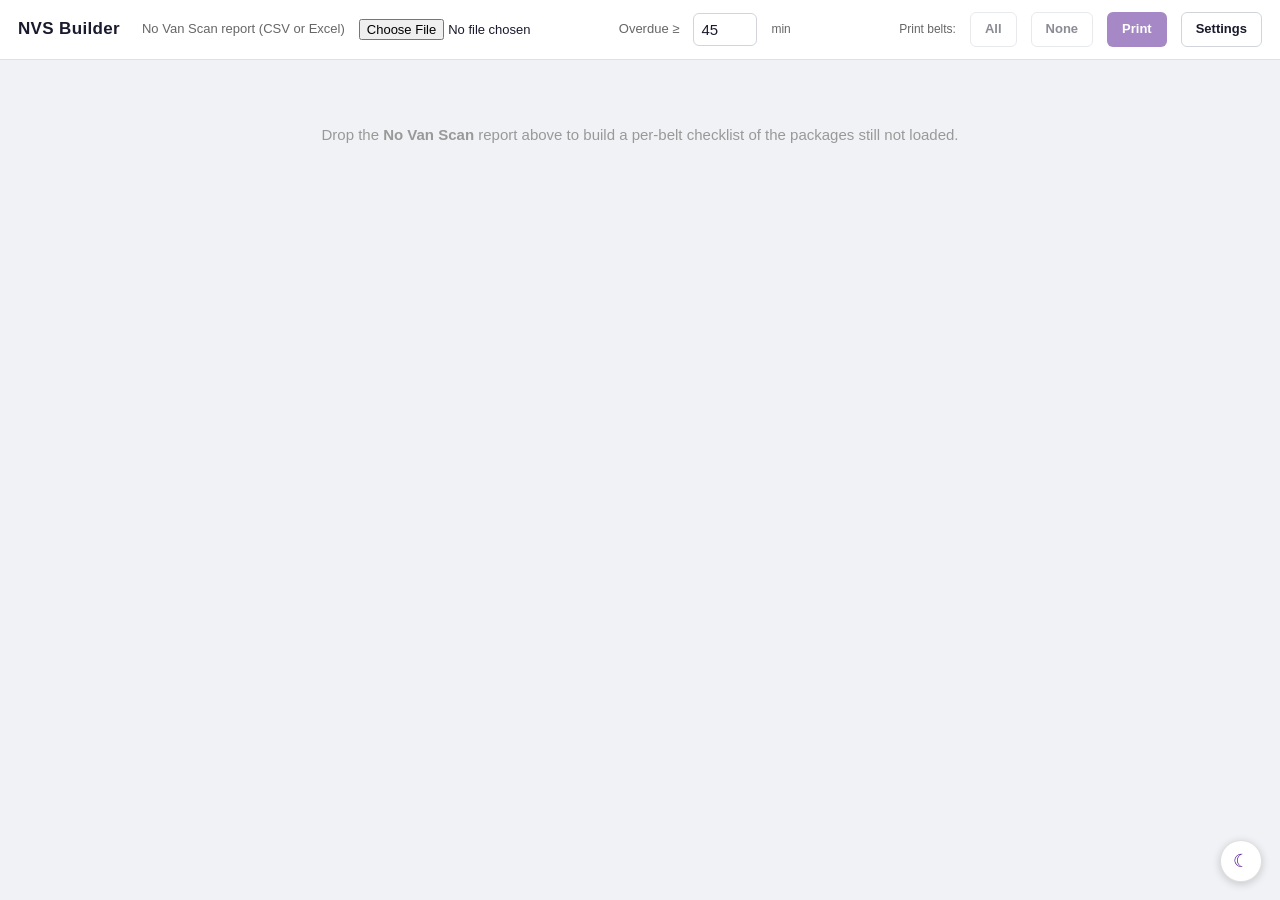
<file: nvs-builder.html>
<!doctype html>
<html lang="en">
<head>
  <meta charset="utf-8">
  <meta name="viewport" content="width=device-width,initial-scale=1">
  <title>NVS Builder — Station 849</title>
  <link rel="icon" type="image/png" href="icons/icon-192.png">
  <link rel="stylesheet" href="theme.css">
  <script>(function(){try{if(localStorage.getItem('dashboard_theme')==='dark')document.documentElement.setAttribute('data-theme','dark');}catch(e){}})();</script>
  <script src="lib/theme.js"></script>
  <style>
    * { box-sizing: border-box; }

    :root {
      /* Local to this tool — the red "PULL" accent used for in-ticket misload
         line-items. Scoped here (not theme.css) the same way dashboard.html
         scopes its own --crit; overridden for dark below. */
      --nvs-pull: #b3261e;
      --nvs-pull-bg: #fdeceb;
      --nvs-pull-border: #e3b3ae;
    }
    html[data-theme="dark"] {
      --nvs-pull: #ff8a80;
      --nvs-pull-bg: #3a1f1e;
      --nvs-pull-border: #6b332f;
    }

    body {
      margin: 0;
      font: 15px/1.45 -apple-system, "Segoe UI", Roboto, Helvetica, Arial, sans-serif;
      color: var(--text);
      background: var(--app-bg);
    }

    /* ── Controls (hidden on print) ─────────────────────────────────────── */
    .controls {
      position: sticky;
      top: 0;
      z-index: 20;
      display: flex;
      gap: 14px;
      align-items: center;
      flex-wrap: wrap;
      padding: 12px 18px;
      background: var(--surface);
      border-bottom: 1px solid var(--border);
    }
    .controls h1 {
      font-size: 17px;
      margin: 0 8px 0 0;
      letter-spacing: 0.02em;
    }
    .controls label { font-size: 13px; color: var(--text-muted); }
    .controls input[type="file"] { font: inherit; font-size: 13px; }
    .controls input[type="number"] {
      width: 64px;
      font: inherit;
      padding: 5px 7px;
      border: 1px solid var(--border-strong);
      border-radius: 6px;
      background: var(--field-bg);
      color: var(--text);
    }
    .controls .spacer { flex: 1; }
    .controls .meta { font-size: 12px; color: var(--text-muted); }
    .btn {
      font: inherit;
      font-size: 13px;
      font-weight: 600;
      padding: 7px 14px;
      border: 1px solid var(--border-strong);
      border-radius: 6px;
      background: var(--field-bg);
      color: var(--text);
      cursor: pointer;
    }
    .btn.primary { background: var(--brand, #4D148C); color: #ffffff; border-color: transparent; }
    .btn:disabled { opacity: 0.5; cursor: not-allowed; }

    /* ── Empty / status states ──────────────────────────────────────────── */
    .state {
      max-width: 640px;
      margin: 64px auto;
      text-align: center;
      color: var(--text-faint);
      font-size: 15px;
    }
    .state.hidden { display: none; }

    /* ── Settings panel (#514): flagged work-area exclusion list, the same
       textarea setting as the IBNO Coder's. Screen-only chrome (the print
       block below hides it even while open). */
    .settings-panel {
      display: none;
      max-width: 520px;
      padding: 12px 16px;
      border-bottom: 1px solid var(--border);
    }
    .settings-panel.open { display: block; }
    .settings-panel label {
      display: block;
      font-size: 11px;
      font-weight: 700;
      color: var(--text-muted);
      text-transform: uppercase;
      letter-spacing: 0.06em;
      margin-bottom: 6px;
    }
    .settings-panel .hint { font-size: 11px; color: var(--text-faint); margin-bottom: 10px; }
    #flagged-areas-input {
      width: 100%;
      box-sizing: border-box;
      font-family: 'Consolas', 'Courier New', monospace;
      font-size: 13px;
      border: 1px solid var(--border-strong);
      border-radius: 5px;
      padding: 8px 10px;
      resize: vertical;
      min-height: 72px;
      color: var(--text);
      background: var(--field-bg);
    }
    #flagged-areas-input:focus { outline: none; border-color: #4D148C; }
    .settings-actions { display: flex; align-items: center; gap: 10px; margin-top: 12px; }
    .settings-status {
      font-size: 12px;
      color: #16a34a;
      font-weight: 600;
      opacity: 0;
      transition: opacity 0.2s;
    }
    .settings-status.show { opacity: 1; }

    /* ── Sheets: one per belt ──────────────────────────────────────────── */
    .sheets { max-width: 8.5in; margin: 0 auto; padding: 22px 12px 60px; }
    .belt {
      background: var(--surface);
      border: 1px solid var(--border);
      border-radius: 4px;
      margin: 0 auto 22px;
      padding: 0.4in;
    }
    .belt-head {
      display: flex;
      justify-content: space-between;
      align-items: baseline;
      gap: 12px;
      border-bottom: 3px solid var(--text);
      padding-bottom: 6px;
      margin-bottom: 10px;
    }
    .belt-head h2 { font-size: 28px; margin: 0; letter-spacing: 0.02em; font-weight: 900; }
    .belt-head .sub { font-size: 11px; color: var(--text-muted); margin-left: auto; }
    /* Flagged-area note (#866): PRINT-ONLY chrome. The screen already carries
       the tally once, on #meta in .controls (#860/#864) — repeating it in
       every belt header on screen is noise. Paper is the surface that has
       nothing, because .controls is display:none in print. Hidden here,
       un-hidden in the print block below; the pair is what makes it a
       print-surface fix rather than another screen one. */
    .belt-head .print-note { display: none; }

    /* ── Per-belt print toggle (screen-only chrome, like .controls) ───────
       Tyler's #443 feedback: select WHICH belts print. Selection is
       view-state only — never persisted to localStorage/sync; a fresh
       report drop resets to all-selected. Zero effect on worklist logic. */
    .belt-select {
      display: inline-flex;
      align-items: center;
      gap: 6px;
      font-size: 12px;
      font-weight: 600;
      color: var(--text-muted);
      cursor: pointer;
      user-select: none;
      white-space: nowrap;
    }
    .belt-select input {
      width: 16px;
      height: 16px;
      cursor: pointer;
      accent-color: var(--brand, #4D148C);
    }
    .belt.print-excluded { opacity: 0.45; }
    .belt.print-excluded .belt-select { opacity: 1; } /* keep the way back obvious */
    .belt.print-excluded .belt-pair { opacity: 1; }

    /* Belt-pair control (#513): one checkbox per belt NUMBER, riding the
       pair's first sheet (ODD sorts first), selects/deselects both sides at
       once — staffing a belt is one click instead of hunting two toggles.
       The sides keep their own .belt-select toggles and copy counts. Same
       screen-only view-state rule as .belt-select: never persisted, a fresh
       render resets to all-selected. */
    .belt-pair {
      display: inline-flex;
      align-items: center;
      gap: 6px;
      font-size: 12px;
      font-weight: 600;
      color: var(--text-muted);
      cursor: pointer;
      user-select: none;
      white-space: nowrap;
    }
    .belt-pair input {
      width: 16px;
      height: 16px;
      cursor: pointer;
      accent-color: var(--brand, #4D148C);
    }

    /* ── Per-belt copy count (#512): the TOOL owns copies, not the browser
       dialog. Browser-dialog copies reprint the whole job N times, so copy 2
       opens on the back of copy 1's last page (400 ODD lands on the back of
       500 EVEN). Instead each copy is a cloned .belt-copy instance laid out
       in one job, so the .pad-duplex filler machinery aligns EVERY instance
       to a front side — across copy boundaries — and .print-last suppresses
       the filler only at the very end. View-state only, like the print
       toggle: a fresh render resets every belt to 1 copy. */
    .belt-copies {
      display: inline-flex;
      align-items: center;
      gap: 6px;
      font-size: 12px;
      font-weight: 600;
      color: var(--text-muted);
      white-space: nowrap;
    }
    .belt-copies input { width: 3em; font: inherit; }
    /* Copy clones are print-only instances: hidden on screen (the primary's
       copies input drives them), shown by the print-media rule below. They
       inherit the primary's zoom/pad-duplex state via cloneNode, so
       updatePageEstimates never measures them. */
    .belt-copy { display: none; }

    /* Page-count estimate badge (screen-only, #443 feedback): "~1 page" /
       "~2 pages" per belt so Tyler knows BEFORE printing whether a belt
       spills to front/back. An estimate from rendered height normalized to
       a US-Letter printable area — print preview stays the ground truth. */
    .page-est {
      font-size: 11px;
      font-weight: 700;
      color: var(--text-muted);
      border: 1px solid var(--border-soft, #ccc);
      border-radius: 10px;
      padding: 1px 8px;
      white-space: nowrap;
    }
    .page-est.multi { color: #b45309; border-color: #b45309; }

    /* ── Ticket Wall: 3-across grid of area "tickets" (issue #441) ───────
       Each area is a bordered, dashed-cut-line ticket: a giant gate-style
       area number, find-&-load chips (checkbox + big SORT_SID + "in at
       H:MM AM"; no city, no weight), and — when the area has misloads — a
       slim red PULL line-item list inside the SAME ticket (not a separate
       section). Density tier (.density-large/-compact, computed per belt by
       lib/nvs-worklist.js#densityTier) scales the whole grid up for light
       belts so a small belt doesn't print mostly blank. */
    .tickets {
      display: grid;
      grid-template-columns: repeat(3, 1fr);
      gap: 7px;
      /* 2-page cap (7/15 round): with mixed-width tickets, fill holes left by
         span wrapping so the wall stays dense. May place a small later area
         into an earlier gap — acceptable: handlers find their area by the
         giant gate number, not by wall position. */
      grid-auto-flow: dense;
    }
    /* Ticket width tier (lib/nvs-worklist.js#ticketLayout): chip-heavy areas
       widen instead of growing tall, so chip size stays constant. */
    .ticket.span-2 { grid-column: span 2; }
    .ticket.span-3 { grid-column: 1 / -1; }
    .chip-grid.cols-5 { grid-template-columns: repeat(5, 1fr); }
    .chip-grid.cols-7 { grid-template-columns: repeat(7, 1fr); }
    /* COMPACT full-width tickets: FIXED column count. A fixed count keeps row
       math identical on screen, in print, and under print zoom (auto-fill
       repacks when zoom reflows the width, which made the shrink estimate
       nonlinear and wrong in both directions).
       7 across, widened from 8 on 2026-07-31: at 8 across a 12-digit tracking
       number could not exceed 7px without overflowing its chip, and 6px was
       too small to read on the printed sheet (Tyler). 7 across buys 8.5px,
       measured as the largest that still fits with zero overflow at peak load.
       Costs ~2 pages across a full drop's compact belts (26 -> 28 at 07:00 on
       the 7/31 report). Still comfortably wider than a 6-char SID at 16px/900.
       If this count changes again, re-derive the stretch ladder below AND
       re-measure the tracking size; the two are coupled. */
    .chip-grid.cols-auto { grid-template-columns: repeat(7, 1fr); }
    /* Stretched-belt column overrides (fill-both-sheets, 7/15 round 4):
       print zoom above 1 narrows the own-px layout, so JS drops the column
       count to keep chips at least default-width. Belt-level class so one
       stamp re-columns every ticket in the belt. */
    .belt.cols-7 .chip-grid.cols-auto { grid-template-columns: repeat(7, 1fr); }
    .belt.cols-6 .chip-grid.cols-auto { grid-template-columns: repeat(6, 1fr); }
    .belt.cols-5 .chip-grid.cols-auto { grid-template-columns: repeat(5, 1fr); }
    .belt.cols-4 .chip-grid.cols-auto { grid-template-columns: repeat(4, 1fr); }
    /* The large tier's wall is only 2 columns wide — a span-2/3 ticket there
       is simply full-width (span 3 would mint a phantom implicit column). */
    .density-large .ticket.span-2, .density-large .ticket.span-3 { grid-column: 1 / -1; }
    .ticket {
      border: 2px dashed var(--text);
      border-radius: 4px;
      overflow: hidden;
      break-inside: avoid;
      page-break-inside: avoid;
      background: var(--surface);
    }
    .ticket-head {
      display: flex;
      align-items: center;
      gap: 8px;
      background: var(--text);
      color: var(--surface);
      padding: 4px 8px;
    }
    .ticket-head .gate-num { font-size: 26px; font-weight: 900; line-height: 1; }
    .ticket-head .gate-meta { font-size: 8.5px; font-weight: 700; text-transform: uppercase; letter-spacing: 0.03em; }

    .chip-grid {
      display: grid;
      grid-template-columns: repeat(2, 1fr);
      /* A wide mis-tag must wrap inside its cell, not widen the whole
         column (1fr respects min-content unless we zero it). */
      min-width: 0;
      gap: 4px;
      padding: 5px;
    }
    .chip-empty {
      grid-column: 1 / -1;
      font-size: 10px;
      color: var(--text-faint);
      padding: 6px;
      text-align: center;
    }
    .chip {
      min-width: 0;
      overflow-wrap: anywhere;
      border: 1.5px solid var(--border-strong);
      border-radius: 4px;
      padding: 3px 2px 4px;
      text-align: center;
      position: relative;
    }
    .chip-top { display: flex; flex-direction: column; align-items: center; gap: 2px; }
    .chip .chip-check {
      width: 11px;
      height: 11px;
      border: 2px solid var(--text);
      border-radius: 2px;
      flex: none;
    }
    /* nowrap: an FL-suffixed SID is 6 chars ("2037FL") and used to break
       mid-token, printing "2037F" over "L". A handler scanning the belt for a
       number reads a wrapped SID as the wrong SID. 27% of the 7/31 report's
       SIDs are FL-suffixed, and the COMPACT tier's 8-across grid is the
       tightest column they sit in, so this is where it showed. No SID in the
       report is longer than 6 chars, so refusing to break can't overflow. */
    .chip .chip-sid { font-size: 16px; font-weight: 900; line-height: 1; color: var(--text); white-space: nowrap; }
    .chip .chip-time { font-size: 8px; color: var(--text-muted); margin-top: 2px; }
    .chip .chip-time.unknown { font-style: italic; }
    /* Confirm-the-package line (Tyler, #443 round): the FULL tracking number
       (PKG_LABEL_XREF, 11-12 digits in real exports — fits every tier without
       truncation), tiny and muted, clearly secondary to the SID. */
    .chip .chip-trk { font-size: 7px; color: var(--text-faint); margin-top: 1px; letter-spacing: 0.02em; }
    /* issue 517: the tracking number itself is the FTrack link on screen — inherits
       the chip's own type so it never grows the chip or the page estimate. */
    .chip .chip-trk-link { color: inherit; font: inherit; letter-spacing: inherit; text-decoration: underline; text-underline-offset: 1px; text-decoration-style: dotted; }
    .chip .chip-trk-link:hover { color: var(--text); text-decoration-style: solid; }
    .chip .chip-flag {
      display: block;
      font-size: 6.5px;
      font-weight: 700;
      color: var(--text-muted);
      border: 1px solid var(--border-strong);
      border-radius: 3px;
      padding: 0 3px;
      margin-top: 2px;
    }
    /* Priority package tag (Tyler, 2026-09-04): the report's HOT PKG column
       (PRIORITY_PACKAGE) is blank or "PO", 12-13 rows per real export. Sits
       on its own line under the SID — the compact chip-top row is already
       full at checkbox + a 6-char FL SID. Heaviest weight and a solid border,
       no background: type + border survives a B&W driver with backgrounds
       off, the same rule the ticket head follows. */
    .chip .chip-prio {
      display: inline-block;
      font-size: 9px;
      font-weight: 900;
      line-height: 1.2;
      letter-spacing: 0.08em;
      color: var(--text);
      border: 1.5px solid var(--text);
      border-radius: 3px;
      padding: 0 4px;
      margin-top: 2px;
    }

    /* ── Misload CHIPS (Tyler, 7/15 round 3; supersedes the #441 weighted
       rows) — misloads sit IN the chip grid at full chip size so they can't
       be missed. Actor chip = the pull (solid heavy red border, checkbox);
       home chip = awareness (dashed, lighter, no checkbox). B&W print keeps
       the weighting via border weight + solid-vs-dashed. */
    .chip.mis { border: 2.5px solid var(--nvs-pull); background: var(--nvs-pull-bg); }
    .chip.mis.home { border-style: dashed; border-color: var(--nvs-pull-border); background: var(--surface); }
    .mis-tag {
      font-size: 8.5px;
      font-weight: 900;
      color: var(--nvs-pull);
      text-transform: uppercase;
      letter-spacing: 0.03em;
      margin-top: 1px;
    }
    /* PRECAUTIONARY, not a fix for an observed bug. .mis-dest is the area a
       misloaded package was wrongly scanned to, so a numeral split across two
       lines would be read as a different area and the package would go to the
       wrong truck. .chip sets overflow-wrap: anywhere for long addresses, so
       nothing else stops that break. Honest caveat: this was NOT reproducible.
       Stripping the declaration and re-rendering in Chrome (both media, and a
       stress case with a 7-digit destination in the tightest compact column)
       produced zero wraps, because real areas are 3 digits and the tag has
       room. Kept as cheap insurance given the failure mode, not because it
       demonstrably changes today's output. */
    .mis-tag .mis-dest { font-size: 13px; white-space: nowrap; }
    .mis-tag.unparsed { text-transform: none; font-style: italic; }

    /* ── Density tier: LARGE ──────────────────────────────────────────────
       Light belts (<=4 areas AND <=12 pkg — most of the fleet, see
       lib/nvs-worklist.js#densityTier) scale UP so the sheet isn't mostly
       white space: fewer, bigger tickets per row and bigger chips. */
    .density-large .tickets { grid-template-columns: repeat(2, 1fr); gap: 12px; }
    .density-large .ticket-head .gate-num { font-size: 46px; }
    .density-large .ticket-head .gate-meta { font-size: 11px; }
    .density-large .chip-grid { gap: 8px; padding: 10px; }
    .density-large .chip { padding: 8px 4px 9px; }
    .density-large .chip .chip-check { width: 18px; height: 18px; }
    .density-large .chip .chip-sid { font-size: 30px; }
    .density-large .chip .chip-time { font-size: 12px; margin-top: 4px; }
    .density-large .chip .chip-trk { font-size: 10px; margin-top: 2px; }
    .density-large .chip .chip-flag { font-size: 9px; margin-top: 4px; }
    .density-large .chip .chip-prio { font-size: 13px; padding: 0 6px; margin-top: 4px; }
    .density-large .mis-tag { font-size: 12px; }
    .density-large .mis-tag .mis-dest { font-size: 19px; }

    /* The base .tickets/.ticket/.chip rules above are the prototyped Ticket
       Wall sizing. They no longer render on their own: the STANDARD tier that
       used them was retired 2026-07-31, so every belt is LARGE or COMPACT and
       both override from here. Kept as the shared baseline both tiers build
       on, not as a tier of its own. */

    /* ── Density tier: COMPACT ─────────────────────────────────────────────
       Every belt past the light-belt caps (>8 areas OR >12 pkg). Tightest
       sizing, validated against the prototype's 12-area/36-pkg stress case
       fitting one printed page. */
    .density-compact .tickets { gap: 6px; }
    /* WA left rail (7/15 print round 3): on a dense belt a handler looks
       away to grab a package and needs to re-find their Work Area fast.
       The WA number becomes a giant numeral in a fixed-width rail running
       the full height of its band — every WA sits on one vertical scan
       line at the left paper edge. Type + position, not background, so it
       survives any B&W print driver. */
    .density-compact .ticket {
      display: grid;
      grid-template-columns: 76px 1fr;
    }
    .density-compact .ticket-head {
      grid-row: 1 / span 2;
      flex-direction: column;
      justify-content: flex-start;
      gap: 2px;
      padding: 6px 4px;
      text-align: center;
    }
    .density-compact .chip-grid { grid-column: 2; }
    .density-compact .ticket-head .gate-num { font-size: 30px; letter-spacing: -0.02em; }
    .density-compact .ticket-head .gate-meta { font-size: 7px; }
    .density-compact .chip-grid { gap: 2px; padding: 3px; }
    .density-compact .chip { padding: 1px 2px 2px; }
    /* Print round 2 (7/15): SID is the thing a handler reads at arm's
       length. Checkbox sits BESIDE it (a stacked checkbox spent a whole
       row of height), SID grows 13 -> 16px, and the who-cares metadata
       (time, tracking) shares one small line. */
    .density-compact .chip-top { flex-direction: row; justify-content: center; gap: 4px; }
    .density-compact .chip .chip-check { width: 13px; height: 13px; }
    .density-compact .chip .chip-sid { font-size: 16px; }
    /* Two TIGHT block lines. Inlining time+trk overflowed the 8-across
       cell and wrapped into 3 line boxes (81px chips, measured) — stacked
       tight blocks are 2 predictable lines and half the height. */
    .density-compact .chip .chip-time { font-size: 7px; line-height: 1.15; margin-top: 1px; white-space: nowrap; }
    /* 8.5px, up from 6px (2026-07-31): Tyler could not read the tracking
       number on a printed compact sheet. 8.5 is the ceiling, measured, not
       chosen: at the 7-across grid a 12-digit number overflows its chip at 9px,
       and letter-spacing must be 0 (the base rule's 0.02em costs enough width
       to overflow on its own). Coupled to the column count above. */
    .density-compact .chip .chip-trk { font-size: 8.5px; line-height: 1.15; margin-top: 1px; white-space: nowrap; letter-spacing: 0; }
    /* That 8.5px ceiling was measured on a 12-digit number. Real exports also
       carry FIFTEEN-digit numbers (multi-piece Ground shipments: 11 of ~2,500
       rows on both the 07-15 and 07-31 exports, consecutive numbers clustered
       on one work area). Measured in real Chrome at Chrome's default print
       margins: 15 digits at 8.5px is 70.9px in a 76px chip (5px spare) where
       12 digits is 56.7px (17px spare) -- a wider printer margin and the run of
       four or five bleeds into each other on paper (Tyler, 2026-09-04). The
       renderer stamps .chip-trk-long on anything past 12 chars; 7px puts 15
       digits at ~58px, the width a 12-digit number takes, so the same chip
       fits either with the same spare. Anything longer still (SmartPost 20/22)
       wraps inside its chip instead of running under the neighbour. */
    .density-compact .chip .chip-trk.chip-trk-long { font-size: 7px; white-space: normal; overflow-wrap: anywhere; }
    /* Misload chips keep wrapping: their lines are longer and they are rare
       enough that a taller chip beats clipped information. */
    .density-compact .chip.mis .chip-time { white-space: normal; }
    .density-compact .mis-tag { margin-top: 0; font-size: 8px; }
    .density-compact .mis-tag .mis-dest { font-size: 12px; }
    .density-compact .chip .chip-flag { font-size: 5.5px; }
    /* 10px, above the 8.5px tracking line on the same chip: PO is "find this
       one first", the tracking number is the afterthought, and the hierarchy
       must read that way at arm's length (PR #969 review). Height cost lands
       on ~6 REG chips per export and the estimator measures real heights. */
    .density-compact .chip .chip-prio { font-size: 10px; margin-top: 1px; padding: 0 4px; }

    /* ── Print: page-break per belt, hide controls, black-on-white ──────── */
    @media print {
      body { background: white; color: black; }
      .controls, .state, .settings-panel { display: none !important; }
      .sheets { max-width: none; margin: 0; padding: 0; }
      .belt {
        background: white;
        color: black;
        border: none;
        border-radius: 0;
        margin: 0;
        padding: 0.35in;
        page-break-after: always;
        /* 2-page cap: JS (updatePageEstimates) sets --print-zoom below 1 on
           any belt estimated past 2 pages. zoom (not transform) because it
           participates in layout, so pagination sees the shrunk size. */
        zoom: var(--print-zoom, 1);
      }
      /* The LAST PRINTED belt must not force a trailing blank page. :last-child
         is wrong once print selection exists (the DOM-last belt may be
         excluded, leaving the real last-printed belt with a forced break —
         Tyler hit this as a blank 5/5 page in preview). JS stamps .print-last
         on the last non-excluded belt on every selection change/render. */
      .belt.print-last { page-break-after: auto; }
      /* Duplex correctness (7/15 round): every belt must START on a front
         side, or a 1-page belt mid-run puts the next belt on the back of
         someone else's sheet. Chromium ignores page-break-before:right, so
         JS stamps .pad-duplex on odd-page belts (updatePageEstimates) and
         this emits one blank filler page after each — every belt then spans
         an even page count and the next always opens on a front. The last
         printed belt needs no filler. */
      .belt.pad-duplex::after { content: ""; display: block; page-break-before: always; }
      .belt.print-last.pad-duplex::after { content: none; }
      /* Belt print selection (#443 feedback): unselected belts are fully
         excluded from the print output — no blank pages. display:none also
         removes their page-break, so breaks stay correct between the belts
         that DO print. The toggle itself is screen-only chrome. */
      .belt.print-excluded { display: none !important; }
      .belt-select { display: none !important; }
      .belt-pair { display: none !important; }
      .belt-copies { display: none !important; }
      /* #512: copy clones print as full instances (the screen rule above
         hides them). Equal specificity to .belt-copy, later in the sheet,
         so it wins in print; .print-excluded's !important still wins over
         it, so an excluded belt's copies never print. */
      .belt-copy { display: block; }
      .page-est { display: none !important; }
      .belt-head { border-bottom-color: black; }
      .belt-head h2 { color: black; }
      /* #866: the flagged-area count reaches the paper. Explicit black (not
         var(--text-muted), which is a theme token and would print grey or
         near-white depending on the device's theme) and bold, because this is
         the one line telling a handler work was withheld from the sheet in
         their hands. Always renders, including "0 withheld" — see
         NvsWorklistLib.flaggedAreaPrintNote for why paper does not
         zero-suppress the way the screen does.

         margin-left MUST be reset. `.print-note` also carries class `sub`,
         and `.belt-head .sub` sets `margin-left: auto` — TWO flex items with
         auto margins SPLIT the free space between them, so leaving it
         inherited pushed the existing "REG only · overdue ≥ 45m" subline off
         the right edge and into the middle of the printed belt head (measured
         in real Chrome: 1105→1231 on main, 523→650 with the margin
         inherited). 0, not 12px: `.belt-head` already has `gap: 12px`, so the
         separation matches every other pair in the head. Only `.sub` keeps
         the auto margin, so the two right-align as one group. */
      .belt-head .print-note { display: inline; color: black; font-weight: 700; margin-left: 0; }
      .ticket { border-color: black; }
      /* B&W-printer robustness: most print drivers ship with "background
         graphics" OFF, which strips the black band and leaves the white gate
         number invisible (white-on-white). Never depend on a background in
         print — black text on white with a heavy rule reads on any printer
         and saves toner on B&W lasers. */
      .ticket-head { background: white; color: black; border-bottom: 3px solid black; }
      /* Compact WA rail: the divider is the rail's right edge, not a bottom
         rule; bands separate with a solid heavy border (dashed cut-lines are
         ticket chrome; these are manifest rows). */
      .density-compact .ticket-head { border-bottom: none; border-right: 3px solid black; }
      .density-compact .ticket { border-style: solid; border-width: 2px; }
      .chip { border-color: #666666; }
      .chip .chip-check { border-color: black; }
      .chip .chip-sid, .chip .chip-time, .chip .chip-flag, .chip .chip-trk { color: black; }
      /* Paper can't click (issue 517): the tracking link prints as the plain
         black number it has always been — no underline, no link color. */
      .chip .chip-trk-link { color: black; text-decoration: none; }
      .chip .chip-flag { border-color: black; }
      .chip .chip-prio { color: black; border-color: black; }
      /* Black-on-white print: the actor/home weighting survives via border
         weight and solid-vs-dashed (color is screen-only). */
      .chip.mis { border-color: black; background: white; }
      .chip.mis.home { border-color: #666666; }
      .mis-tag, .mis-tag .mis-dest { color: black; }
    }
  </style>
</head>
<body>
  <div class="controls">
    <h1>NVS Builder</h1>
    <label for="nvs-file">No Van Scan report (CSV or Excel)</label>
    <input type="file" id="nvs-file" accept=".csv,text/csv,.xlsx,application/vnd.openxmlformats-officedocument.spreadsheetml.sheet">
    <label for="threshold">Overdue &ge;</label>
    <input type="number" id="threshold" value="45" min="0" step="5" aria-label="Overdue threshold in minutes">
    <span class="meta">min</span>
    <span class="spacer"></span>
    <span class="meta" id="meta"></span>
    <span class="meta">Print belts:</span>
    <button type="button" class="btn" id="select-all-btn" disabled>All</button>
    <button type="button" class="btn" id="select-none-btn" disabled>None</button>
    <button type="button" class="btn primary" id="print-btn" disabled
      title="Copies are built into the job — leave the browser print dialog at 1 copy">Print</button>
    <button type="button" class="btn" id="settings-btn"
      title="Flagged work areas excluded from the belt sheets">Settings</button>
  </div>

  <!-- Flagged work-area exclusion (#514): same textarea setting as the IBNO
       Coder's, persisted the same way. Screen-only chrome. -->
  <div class="settings-panel" id="settings-panel">
    <label for="flagged-areas-input">Flagged Work Areas</label>
    <div class="hint">One per line or comma-separated. Packages in these areas never appear on the belt sheets — hold/closure lanes the belt handlers can&#39;t act on. Defaults to the IBNO Coder&#39;s list + 9925.</div>
    <textarea id="flagged-areas-input" spellcheck="false"></textarea>
    <div class="settings-actions">
      <button type="button" class="btn primary" id="settings-save-btn">Save</button>
      <button type="button" class="btn" id="settings-reset-btn">Reset to defaults</button>
      <span class="settings-status" id="settings-status">&#10003; Saved</span>
    </div>
  </div>

  <div class="state" id="empty-state">Drop the <strong>No Van Scan</strong> report above to build a per-belt checklist of the packages still not loaded.</div>
  <div class="state hidden" id="nothing-state">Nothing overdue past the threshold. No packages to chase.</div>
  <div class="sheets" id="sheets"></div>

  <script src="lib/tool-helpers.js"></script>
  <script src="lib/csv.js"></script>
  <script src="lib/xlsx.js"></script>
  <script src="lib/spreadsheet.js"></script>
  <!-- lib/ftrack.js: the one shared FTrack deep-link builder (issue 517). The
       on-screen chip tracking number links; print output stays plain. -->
  <script src="lib/ftrack.js"></script>
  <script src="lib/nvs-report.js"></script>
  <script src="lib/nvs-worklist.js"></script>
  <script>
  (function () {
    'use strict';

    var toolStorage = ToolHelpers.createStorage();

    var state = { records: null, now: null, excludeAreas: loadExcludeAreas() };

    // Flagged work-area exclusion list (#514): persisted exactly like the
    // IBNO Coder's setting (a toolStorage JSON key), including its boot rule
    // — only a saved NON-EMPTY array replaces the defaults. A saved empty
    // list boots back to the defaults, same as the IBNO Coder's init guard
    // (the two tools must read their setting identically).
    function loadExcludeAreas() {
      var saved = toolStorage.get('nvs_excluded_areas', null);
      return Array.isArray(saved) && saved.length > 0
        ? saved
        : NvsWorklistLib.DEFAULT_EXCLUDED_WORK_AREAS.slice();
    }

    var els = {
      file: document.getElementById('nvs-file'),
      threshold: document.getElementById('threshold'),
      print: document.getElementById('print-btn'),
      selectAll: document.getElementById('select-all-btn'),
      selectNone: document.getElementById('select-none-btn'),
      meta: document.getElementById('meta'),
      sheets: document.getElementById('sheets'),
      empty: document.getElementById('empty-state'),
      nothing: document.getElementById('nothing-state'),
      settingsBtn: document.getElementById('settings-btn'),
      settingsPanel: document.getElementById('settings-panel'),
      areasInput: document.getElementById('flagged-areas-input'),
      settingsSave: document.getElementById('settings-save-btn'),
      settingsReset: document.getElementById('settings-reset-btn'),
      settingsStatus: document.getElementById('settings-status'),
    };

    function esc(s) {
      return String(s == null ? '' : s).replace(/[&<>"]/g, function (c) {
        return c === '&' ? '&amp;' : c === '<' ? '&lt;' : c === '>' ? '&gt;' : '&quot;';
      });
    }

    // Live browser clock, unless a test pins it via window.__NVS_NOW (a Date).
    function readNow() {
      return (window.__NVS_NOW instanceof Date) ? window.__NVS_NOW : new Date();
    }

    function currentThreshold() {
      var v = parseInt(els.threshold.value, 10);
      return (isNaN(v) || v < 0) ? 45 : v;
    }

    // Locked design rule (Tyler's rulings, #441): NEVER show city, NEVER show
    // weight — only the inbound clock time a handler can picture ("in at
    // 3:50 AM"), with a leading zero dropped for readability.
    function chipTimeText(pkg) {
      if (pkg.unknownTime || !pkg.ibTime) return 'in-time unknown';
      return 'in at ' + pkg.ibTime.replace(/^0(\d:)/, '$1');
    }

    // trkHtml(tracking) -> the chip's tracking number as a one-click FTrack
    // lookup (issue 517). The NUMBER ITSELF is the link, deliberately with no
    // added "FTrack" chip: these sheets are printed, and paper can't click, so
    // the print rules below strip the link styling back to plain black text and
    // the sheet reads exactly as it did before.
    function trkHtml(tracking) {
      return FTrack.ftrackLink(tracking, { className: 'chip-trk-link', text: tracking }) || esc(tracking);
    }

    // The chip's tracking line, shared by all three chip builders. The compact
    // tier sizes .chip-trk against a 12-digit PKG_LABEL_XREF; a longer number
    // (15-digit multi-piece Ground, in every real export) is stamped
    // .chip-trk-long so CSS can shrink it into the same width instead of
    // letting it bleed into the neighbour chip on paper.
    var TRK_LONG_OVER = 12;
    function trkLineHtml(tracking) {
      if (!tracking) return '';
      var cls = 'chip-trk' + (String(tracking).length > TRK_LONG_OVER ? ' chip-trk-long' : '');
      return '<div class="' + cls + '">' + trkHtml(tracking) + '</div>';
    }

    // Priority tag (HOT PKG column), shared by all three chip builders. Prints
    // the report's own value ("PO") so a new code would show up as itself
    // rather than silently vanish.
    function prioHtml(priority) {
      return priority ? '<div class="chip-prio">' + esc(priority) + '</div>' : '';
    }

    function chipHtml(pkg) {
      var known = !(pkg.unknownTime || !pkg.ibTime);
      var flag = pkg.statusCodes ? '<div class="chip-flag">' + esc(pkg.statusCodes) + '</div>' : '';
      return '<div class="chip">' +
        '<div class="chip-top"><div class="chip-check"></div>' +
        '<div class="chip-sid">' + esc(pkg.sortSid) + '</div></div>' +
        prioHtml(pkg.priority) +
        '<div class="chip-time' + (known ? '' : ' unknown') + '">' + esc(chipTimeText(pkg)) + '</div>' +
        trkLineHtml(pkg.tracking) +
        flag +
        '</div>';
    }

    // ── Misload CHIPS (Tyler's ruling, 7/15 print round 3, supersedes the
    // #441 weighted-row verdict): misloads were slim rows under the chips and
    // got missed on paper. They now render as FIRST-CLASS CHIPS in the same
    // grid as no-scan chips — same size, same slots — with an unmissable
    // MISLOAD tag and the area the package must GO to.
    //   ACTOR chip (in the truck it was mis-scanned onto; owns the pull):
    //     checkbox + SID + "MISLOAD -> 448" + handler/time + tracking.
    //   HOME chip (in its own area; awareness only, package is not here):
    //     no checkbox, dashed, "MISLOAD - went to 403".
    // Unroutable misloads still render their home chip alone, raw detail
    // verbatim (issue #419 - never hide a package over bad data).

    function misMeta(handler, time) {
      if (!handler && !time) return '';
      var parts = [];
      if (handler) parts.push(esc(handler));
      if (time) parts.push(esc(time));
      return '<div class="chip-time">' + parts.join(' &middot; ') + '</div>';
    }

    function actorChipHtml(item) {
      var flag = item.statusCodes ? '<div class="chip-flag">' + esc(item.statusCodes) + '</div>' : '';
      return '<div class="chip mis actor">' +
        '<div class="chip-top"><div class="chip-check"></div>' +
        '<div class="chip-sid">' + esc(item.sortSid) + '</div></div>' +
        prioHtml(item.priority) +
        '<div class="mis-tag">Misload &rarr; <span class="mis-dest">' + esc(item.homeArea) + '</span></div>' +
        misMeta(item.handler, item.time) +
        trkLineHtml(item.tracking) +
        flag + '</div>';
    }

    function homeChipHtml(pkg) {
      var m = pkg.misload;
      var flag = pkg.statusCodes ? '<div class="chip-flag">' + esc(pkg.statusCodes) + '</div>' : '';
      // A missing scannedArea must not render a dangling arrow with an empty
      // token — the raw ISSUE_TYPE remainder rides instead (code-review
      // finding, carried over from the row era).
      var tag = m.scannedArea
        ? '<div class="mis-tag">Misload &middot; went to <span class="mis-dest">' + esc(m.scannedArea) + '</span></div>'
        : '<div class="mis-tag unparsed">Misload &middot; ' + (m.raw ? esc(m.raw) : 'detail missing, ask lead') + '</div>';
      return '<div class="chip mis home">' +
        '<div class="chip-top"><div class="chip-sid">' + esc(pkg.sortSid) + '</div></div>' +
        prioHtml(pkg.priority) +
        tag +
        misMeta(m.handler, m.time) +
        trkLineHtml(pkg.tracking) +
        flag + '</div>';
    }

    function ticketHtml(area, tier) {
      var misCount = area.misloaded.length + area.actorMisloads.length;
      // "N pkg" counts PHYSICAL packages sitting in THIS ticket's truck
      // (Tyler's ruling, #443 code review). area.misloaded packages are
      // HOMED here but scanned AWAY to another truck, so they are excluded
      // here (they already count in the destination area's actorMisloads).
      // Derived once in lib/nvs-worklist.js as area.packageCount.
      var count = area.packageCount;
      // 2-page cap (7/15 round): chip-heavy tickets widen across the wall
      // instead of growing into a tall 2-across tower. Pure derivation in
      // lib/nvs-worklist.js#ticketLayout; here we only stamp the classes.
      // Misload chips live in the same grid, so they count toward width.
      var chipCount = area.notLoaded.length + misCount;
      var layout = NvsWorklistLib.ticketLayout(chipCount, tier);
      // Actor chips FIRST (this ticket owns those pulls), then the no-scan
      // chips, then home-misload awareness chips last.
      var chipList = area.actorMisloads.map(actorChipHtml)
        .concat(area.notLoaded.map(chipHtml))
        .concat(area.misloaded.map(homeChipHtml));
      var chips = chipList.length
        ? '<div class="chip-grid cols-' + layout.chipCols + '">' + chipList.join('') + '</div>'
        : '<div class="chip-grid cols-2"><div class="chip-empty">nothing on belt</div></div>';
      // In the compact WA rail the giant numeral IS the area label —
      // repeating "Area NNN" under it just eats rail width.
      var meta = tier === 'compact'
        ? '<span class="gate-meta">' + count + ' pkg</span>'
        : '<span class="gate-meta">Area ' + esc(area.area) + '<br>' + count + ' pkg</span>';
      return '<div class="ticket span-' + layout.span + '">' +
        '<div class="ticket-head"><span class="gate-num">' + esc(area.area) + '</span>' +
        meta + '</div>' +
        chips + '</div>';
    }

    // Belt-pair grouping key (#513) comes from lib/nvs-worklist.js
    // (NvsWorklistLib.beltPairKey) — never fork the belt-name parse into the
    // page; the pair groups must stay identical to the lib's sort groups.
    function beltHtml(belt, threshold, pairKey, showPair, printNote) {
      var subline = 'REG only &middot; overdue &ge; ' + threshold + 'm';
      var tickets = belt.areas.map(function (a) { return ticketHtml(a, belt.densityTier); }).join('');
      // Belt-pair control (#513): one per belt NUMBER, only on the pair's
      // first sheet, only when the number actually has 2+ sides this drop.
      var pair = showPair
        ? '<label class="belt-pair"><input type="checkbox" class="belt-pair-check" data-pair="' +
          esc(pairKey) + '" checked> pair</label>'
        : '';
      // Per-belt print toggle (#443 feedback): checked by default — every
      // render (fresh drop OR threshold change) resets to all-selected.
      var toggle = '<label class="belt-select"><input type="checkbox" class="belt-print-check" checked> print</label>';
      // Per-belt copy count (#512): 1 by default — every render resets to a
      // single copy, same view-state rule as the toggle.
      var copies = '<label class="belt-copies"><input type="number" class="belt-copy-count" ' +
        'min="1" max="99" step="1" value="1" aria-label="Print copies"> copies</label>';
      var pageEst = '<span class="page-est">~1 page</span>';
      return '<div class="belt density-' + belt.densityTier + '" data-belt="' + esc(belt.belt) + '"' +
        (pairKey ? ' data-pair="' + esc(pairKey) + '"' : '') + '>' +
        '<div class="belt-head"><h2>' + esc(belt.belt) + '</h2>' + pair + toggle + copies + pageEst +
        '<span class="sub">' + subline + '</span>' +
        // #866: print-only flagged-area note, on EVERY belt sheet — belts are
        // torn apart and handed to different handlers, so a note on page 1
        // only would reach one of them. The string comes from the lib; never
        // re-inline it here.
        '<span class="sub print-note">&middot; ' + esc(printNote) + '</span></div>' +
        '<div class="tickets">' + tickets + '</div>' +
        '</div>';
    }

    // Estimate printed pages per belt (#443 feedback): rendered height scaled
    // to a US-Letter printable area (7.5in x 10in ≈ 720x960 CSS px at 96dpi,
    // the same calibration the design prototype used). Width-normalized so a
    // wide screen doesn't understate pages. jsdom reports 0 heights — badge
    // then stays at the "~1 page" default, which is why the DOM test asserts
    // wiring, not math; print preview remains the ground truth.
    // Exact print pagination for a COMPACT belt: its tickets are a simple
    // full-width stack, and chip text does not rewrap between screen and
    // print (nowrap above; the two exceptions, misload .chip-time and a
    // .chip-trk-long past ~19 chars, are rare enough that the 1.05 headroom
    // below absorbs them), so own-px block heights measured on screen ARE
    // the print heights. Chrome places
    // each break-inside:avoid ticket on the next page when it does not fit —
    // simulate exactly that. All own-px sizes scale by zoom together, so we
    // compare against a 960/zoom own-px page.
    var PRINT_PAGE = 960, PRINT_PAD = 34, BELT_GAP = 6;
    function simPages(beltEl, zoom) {
      var page = PRINT_PAGE / zoom;
      var head = beltEl.querySelector('.belt-head');
      var y = PRINT_PAD + (head ? head.offsetHeight + 10 : 0);
      var pages = 1;
      beltEl.querySelectorAll('.ticket').forEach(function (t) {
        var th = t.offsetHeight + BELT_GAP;
        if (y + th > page && th <= page) { pages++; y = th; }
        else { y += th; }
      });
      return pages;
    }
    // Largest zoom in [lo, hi] whose simulated pagination fits `target`
    // pages (0.97 shave absorbs sub-pixel drift). Monotone, so bisect.
    function fitZoom(beltEl, target, lo, hi) {
      for (var i = 0; i < 12; i++) {
        var mid = (lo + hi) / 2;
        if (simPages(beltEl, mid) <= target) lo = mid; else hi = mid;
      }
      return lo * 0.97;
    }

    function updatePageEstimates() {
      els.sheets.querySelectorAll('.belt').forEach(function (beltEl) {
        // Copy clones (#512) are print-only and hidden on screen — no layout
        // to measure, and they inherit the primary's zoom/pad-duplex state
        // via cloneNode. Never re-derive them.
        if (beltEl.classList.contains('belt-copy')) return;
        var badge = beltEl.querySelector('.page-est');
        if (!badge) return;
        // Start every pass from the default 8-across layout.
        beltEl.classList.remove('cols-7', 'cols-6', 'cols-5', 'cols-4');
        var zoom = 1, pages;
        if (beltEl.classList.contains('density-compact')) {
          // Pages are DECIDED here (duplex parity depends on them): fits one
          // page at full size -> one page; barely over -> snap DOWN to one;
          // otherwise two pages, stretched or shrunk to fill both exactly.
          // Stretching narrows the print layout (720/zoom own-px), so wide
          // stretches also drop chip columns to keep chips readable, and the
          // simulation re-runs at the new column count (heights change).
          var one = simPages(beltEl, 1) <= 1 ? 1 : fitZoom(beltEl, 1, 0.4, 1);
          if (one >= 0.85) { // fits one page at a tolerable size -> snap
            zoom = Math.min(one, 1);
            pages = 1;
          } else {
            pages = 2;
            // Stretch ladder (7/15 round 4, second cut): continuous zoom
            // broke because print width shrinks with zoom (720+/zoom own-px)
            // and SIDs started wrapping in print but not on the wider
            // screen, so measured heights lied. These presets keep the
            // print chip at least as wide as the DEFAULT-columns/zoom-1 chip
            // Tyler print-approved, assuming a conservative 760px printable
            // width. Biggest preset whose simulated pagination fits 2
            // pages wins; the 1.05 divisor is headroom for the mis chips,
            // whose text may still wrap differently in print.
            //
            // Re-derived 2026-07-31 when the default grid went 8 -> 7 across.
            // The rule is chipWidth = 760/(zoom*cols) >= 760/DEFAULT_COLS,
            // i.e. zoom*cols <= 7. Each preset keeps margin under that bound
            // (4 cols allows 1.75, use 1.4; 5 allows 1.4, use 1.2; 6 allows
            // 1.17, use 1.05). The old [1.05, 7] rung is gone: at 7 default
            // columns it is a no-op that would have narrowed the chip below
            // the approved width, which is what shrinks the tracking number
            // back to unreadable in print.
            var presets = [[1.4, 4], [1.2, 5], [1.05, 6]];
            zoom = 0;
            for (var i = 0; i < presets.length; i++) {
              beltEl.classList.remove('cols-7', 'cols-6', 'cols-5', 'cols-4');
              beltEl.classList.add('cols-' + presets[i][1]);
              if (simPages(beltEl, presets[i][0] * 1.05) <= 2) { zoom = presets[i][0]; break; }
            }
            if (!zoom) {
              // No stretch fits: default columns, fit or shrink under the cap.
              beltEl.classList.remove('cols-7', 'cols-6', 'cols-5', 'cols-4');
              zoom = Math.min(fitZoom(beltEl, 2, 0.4, 1), 1);
            }
          }
        } else {
          // Standard/large tiers: mixed-width ticket grids, no exact model.
          // These belts are light in practice; keep the conservative
          // height-ratio estimate (never scale down for wide screens, 1.08
          // break-avoid slack) and never stretch them.
          var w = beltEl.offsetWidth, h = beltEl.offsetHeight;
          var raw = (w > 0 && h > 0) ? (h * Math.max(1, 720 / w)) / 960 : 1;
          var padded = raw * 1.08;
          if (raw <= 1.15) {
            if (padded > 1) zoom = 1 / padded;
            pages = 1;
          } else {
            if (padded > 2) zoom = (2 / padded) * 0.95;
            pages = 2;
          }
        }
        beltEl.style.setProperty('--print-zoom', zoom);
        badge.textContent = '~' + pages + (pages === 1 ? ' page' : ' pages') +
          (zoom < 1 ? ' (shrunk to fit)' : zoom > 1 ? ' (stretched to fill)' : '');
        badge.classList.toggle('multi', pages > 1);
        // Odd-page belts get a blank filler page in print (duplex
        // alignment — see the .pad-duplex print rule).
        beltEl.classList.toggle('pad-duplex', pages % 2 === 1);
      });
    }

    // ── Belt print selection (#443 feedback) ──────────────────────────────
    // View-state only: lives in the DOM (checkbox + .print-excluded class),
    // never persisted. Print CSS drops .print-excluded belts entirely.
    //
    // ── Per-belt copy counts (#512) ───────────────────────────────────────
    // Same view-state rule. Each copy is a .belt-copy clone inserted right
    // after its primary, so every instance is its own print unit: the
    // .pad-duplex filler aligns every copy to a front side across copy
    // boundaries, and .print-last (stamped below) suppresses the filler and
    // trailing break only at the very end of the whole job. The user prints
    // 1 copy from the browser dialog; the tool owns the math.
    function setBeltSelected(beltEl, on) {
      beltEl.classList.toggle('print-excluded', !on);
      var cb = beltEl.querySelector('.belt-print-check');
      if (cb) cb.checked = on;
      // The belt prints as one unit: its copy clones follow the primary.
      copyClonesOf(beltEl).forEach(function (c) { c.classList.toggle('print-excluded', !on); });
    }

    function readCopies(beltEl) {
      var input = beltEl.querySelector('.belt-copy-count');
      var n = parseInt(input && input.value, 10);
      return isNaN(n) || n < 1 ? 1 : Math.min(n, 99);
    }
    function copyClonesOf(beltEl) {
      var clones = [], el = beltEl.nextElementSibling;
      while (el && el.classList.contains('belt-copy')) {
        clones.push(el);
        el = el.nextElementSibling;
      }
      return clones;
    }
    function syncCopies(beltEl) {
      var n = readCopies(beltEl);
      var input = beltEl.querySelector('.belt-copy-count');
      if (input) input.value = String(n); // clamp junk/0 back into the control
      copyClonesOf(beltEl).forEach(function (c) { c.remove(); });
      var after = beltEl;
      for (var i = 1; i < n; i++) {
        var clone = beltEl.cloneNode(true); // copies classes, zoom style, content
        clone.classList.add('belt-copy');
        clone.classList.remove('print-last'); // updatePrintButton re-stamps
        after.parentNode.insertBefore(clone, after.nextSibling);
        after = clone;
      }
      updatePrintButton();
    }
    function updatePrintButton() {
      var primaries = Array.prototype.slice.call(els.sheets.querySelectorAll('.belt:not(.belt-copy)'));
      var all = primaries.length;
      var printingPrimaries = primaries.filter(function (b) { return !b.classList.contains('print-excluded'); });
      var selected = printingPrimaries.length;
      // Total belt INSTANCES to print (copies summed) — a belt can itself
      // span 2 pages, so "sheets" would lie at the printer; say copies.
      var totalCopies = printingPrimaries.reduce(function (sum, b) { return sum + readCopies(b); }, 0);
      var haveBelts = all > 0;
      // Re-stamp .print-last on the last INSTANCE that will actually print
      // (copy clones included): its page-break-after and duplex filler are
      // suppressed only at the very end of the whole job, so no trailing
      // blank page and no mid-job front/back flip.
      els.sheets.querySelectorAll('.belt.print-last').forEach(function (b) { b.classList.remove('print-last'); });
      var printing = els.sheets.querySelectorAll('.belt:not(.print-excluded)');
      if (printing.length) printing[printing.length - 1].classList.add('print-last');
      // Pair controls (#513) are derived view-state, re-synced from the
      // sides on every pass: full house -> checked, some sides -> the
      // half-staffed indeterminate mark, none -> off. Clicking an
      // indeterminate checkbox sets checked=true, so it re-staffs the pair.
      els.sheets.querySelectorAll('.belt-pair-check').forEach(function (pc) {
        var owner = pc.closest('.belt');
        if (owner && owner.classList.contains('belt-copy')) return; // clones inherit via cloneNode
        var sides = els.sheets.querySelectorAll('.belt[data-pair="' + pc.getAttribute('data-pair') + '"]:not(.belt-copy)');
        var on = Array.prototype.filter.call(sides, function (b) {
          return !b.classList.contains('print-excluded');
        }).length;
        pc.checked = on === sides.length;
        pc.indeterminate = on > 0 && on < sides.length;
      });
      els.selectAll.disabled = !haveBelts;
      els.selectNone.disabled = !haveBelts;
      els.print.disabled = !haveBelts || selected === 0;
      var beltWord = all === 1 ? ' belt' : ' belts';
      var scope = selected === all ? 'all ' + all : selected + ' of ' + all;
      els.print.textContent = !haveBelts ? 'Print'
        : totalCopies === selected ? 'Print ' + scope + beltWord
        : 'Print ' + totalCopies + ' copies (' + scope + beltWord + ')';
    }

    function setAllBeltSelection(on) {
      els.sheets.querySelectorAll('.belt').forEach(function (beltEl) {
        beltEl.classList.toggle('print-excluded', !on);
        var cb = beltEl.querySelector('.belt-print-check');
        if (cb) cb.checked = on;
      });
      updatePrintButton();
    }

    function render() {
      if (!state.records) {
        els.sheets.innerHTML = '';
        els.empty.classList.remove('hidden');
        els.nothing.classList.add('hidden');
        els.meta.textContent = '';
        updatePrintButton();
        return;
      }

      var threshold = currentThreshold();
      var result = NvsWorklistLib.buildNvsWorklist(state.records, {
        now: state.now,
        thresholdMinutes: threshold,
        excludeAreas: state.excludeAreas, // #514: flagged hold/closure lanes
      });

      els.empty.classList.add('hidden');

      var c = result.counts;
      // #860: the meta string (including the flagged-area tally #514 has
      // computed all along but never showed) is composed in the lib so the
      // exact wording and number are unit-testable. Do not re-inline it.
      els.meta.textContent = NvsWorklistLib.metaSummary(c);

      if (!result.belts.length) {
        els.sheets.innerHTML = '';
        els.nothing.classList.remove('hidden');
        updatePrintButton();
        return;
      }
      els.nothing.classList.add('hidden');

      // Belt-pair grouping (#513): count sides per belt number; the pair
      // control goes on the first sheet of each number that actually has
      // 2+ sides this drop (a singleton side stays unpaired).
      var pairKeys = result.belts.map(function (b) { return NvsWorklistLib.beltPairKey(b.belt); });
      var groupSizes = Object.create(null);
      pairKeys.forEach(function (k) { if (k) groupSizes[k] = (groupSizes[k] || 0) + 1; });
      var groupSeen = Object.create(null);
      // #866: one note string for the whole drop, stamped onto every belt
      // sheet. Computed in the lib so the wording and the number are
      // unit-testable — do not re-inline it.
      var printNote = NvsWorklistLib.flaggedAreaPrintNote(c);
      els.sheets.innerHTML = result.belts.map(function (belt, i) {
        var key = pairKeys[i];
        var showPair = false;
        if (key && groupSizes[key] > 1 && !groupSeen[key]) { groupSeen[key] = true; showPair = true; }
        return beltHtml(belt, threshold, key, showPair, printNote);
      }).join('');
      updatePrintButton();
      updatePageEstimates();
    }

    // One reader for both dialects (issue #444): read the raw bytes and let
    // SpreadsheetLib sniff CSV vs .xlsx by content (not the file's extension,
    // which FedEx exports mislabel occasionally). readSpreadsheet() returns
    // rows in CsvLib.parseCSV shape for either source, so NvsReportLib.
    // parseNvsRows() is the single downstream path — it locates the real
    // header row by content and maps xlsx's friendly headers onto the CSV's
    // canonical keys via HEADER_ALIASES, so a record parsed from either
    // dialect is shape-identical.
    els.file.addEventListener('change', function (ev) {
      var file = ev.target.files && ev.target.files[0];
      if (!file) return;
      var reader = new FileReader();
      reader.onerror = function () {
        window.alert('Could not read ' + file.name + '.');
      };
      reader.onload = function () {
        SpreadsheetLib.readSpreadsheet(reader.result).then(function (rows) {
          // A thrown NvsMissingColumnsError (issue #445 — FedEx renamed or
          // dropped a required column) surfaces here as a promise rejection
          // and falls into the .catch() below; state.records is never set
          // from partial/misaligned data.
          state.records = NvsReportLib.parseNvsRows(rows).records;
          state.now = readNow(); // pin `now` at load; re-renders reuse it
          render();
        }).catch(function (err) {
          // Reset to the empty state on ANY read/parse failure — including a
          // loud column-mismatch refusal — so a bad drop never leaves a
          // previously-rendered worklist on screen (issue #445: no worklist
          // rendered from partial data).
          state.records = null;
          render();
          window.alert('Error reading report: ' + (err && err.message ? err.message : err));
        });
      };
      reader.readAsArrayBuffer(file);
    });

    els.threshold.addEventListener('input', render);
    els.threshold.addEventListener('change', render);
    els.print.addEventListener('click', function () { window.print(); });

    // Belt print-toggle wiring (#443 feedback): delegated, survives re-render.
    els.sheets.addEventListener('change', function (ev) {
      if (!ev.target.classList || !ev.target.classList.contains('belt-print-check')) return;
      var beltEl = ev.target.closest('.belt');
      if (!beltEl || beltEl.classList.contains('belt-copy')) return;
      setBeltSelected(beltEl, ev.target.checked);
      updatePrintButton();
    });
    // Belt-pair wiring (#513): one click staffs (or clears) both sides of a
    // belt number, clones included. Delegated the same way; a clone's hidden
    // pair checkbox is inert like its other controls.
    els.sheets.addEventListener('change', function (ev) {
      if (!ev.target.classList || !ev.target.classList.contains('belt-pair-check')) return;
      var owner = ev.target.closest('.belt');
      if (!owner || owner.classList.contains('belt-copy')) return;
      var sides = els.sheets.querySelectorAll('.belt[data-pair="' + ev.target.getAttribute('data-pair') + '"]:not(.belt-copy)');
      sides.forEach(function (b) { setBeltSelected(b, ev.target.checked); });
      updatePrintButton();
    });
    // Copy-count wiring (#512): 'change' covers typed values, 'input' covers
    // spinner arrows before blur. A clone's hidden input is inert — copies
    // are driven by the primary.
    function syncCopiesFromEvent(ev) {
      if (!ev.target.classList || !ev.target.classList.contains('belt-copy-count')) return;
      var owner = ev.target.closest('.belt');
      if (owner && !owner.classList.contains('belt-copy')) syncCopies(owner);
    }
    els.sheets.addEventListener('change', syncCopiesFromEvent);
    els.sheets.addEventListener('input', syncCopiesFromEvent);
    els.selectAll.addEventListener('click', function () { setAllBeltSelection(true); });
    els.selectNone.addEventListener('click', function () { setAllBeltSelection(false); });

    // Settings panel wiring (#514): same shape as the IBNO Coder's —
    // textarea one-per-line or comma-separated, Save persists the list and
    // re-renders, Reset restores the defaults and drops the saved key.
    function flashSettingsStatus(msg) {
      els.settingsStatus.textContent = msg;
      els.settingsStatus.classList.add('show');
      setTimeout(function () { els.settingsStatus.classList.remove('show'); }, 2000);
    }
    els.settingsBtn.addEventListener('click', function () {
      if (els.settingsPanel.classList.toggle('open')) {
        els.areasInput.value = state.excludeAreas.join('\n');
      }
    });
    els.settingsSave.addEventListener('click', function () {
      state.excludeAreas = els.areasInput.value.split(/[\n,]+/)
        .map(function (v) { return v.trim(); })
        .filter(function (v) { return v.length > 0; });
      toolStorage.set('nvs_excluded_areas', state.excludeAreas);
      flashSettingsStatus('✓ Saved');
      render();
    });
    els.settingsReset.addEventListener('click', function () {
      state.excludeAreas = NvsWorklistLib.DEFAULT_EXCLUDED_WORK_AREAS.slice();
      toolStorage.remove('nvs_excluded_areas');
      els.areasInput.value = state.excludeAreas.join('\n');
      flashSettingsStatus('↺ Reset');
      render();
    });

    render();
  })();
  </script>
</body>
</html>
</file>
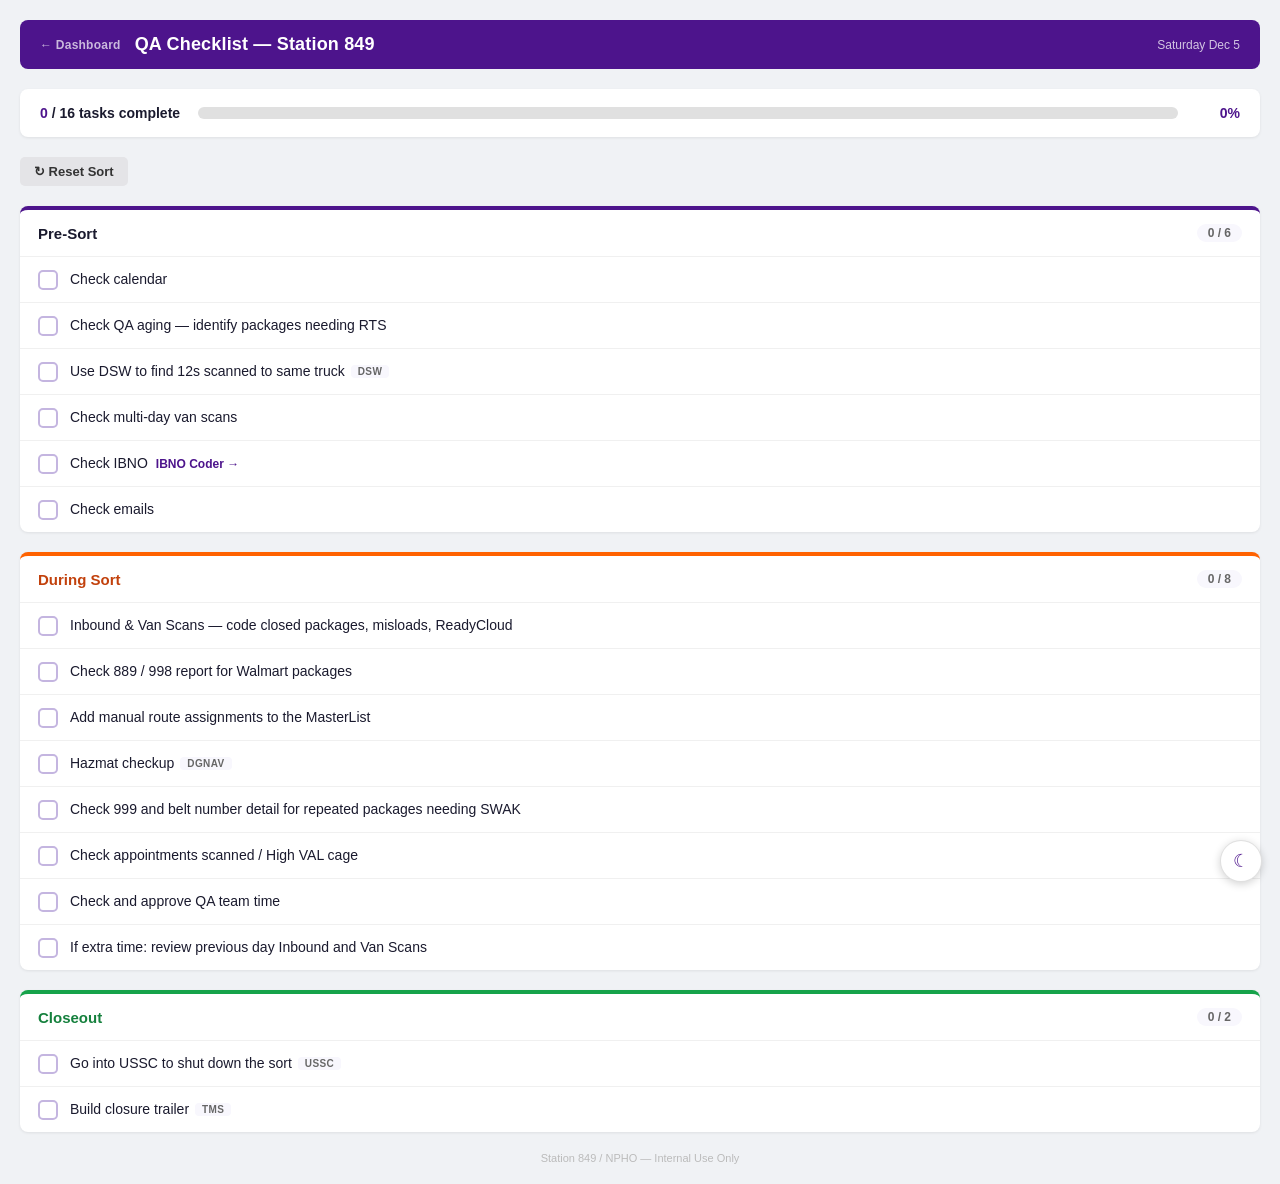
<file: qa-checklist.html>
<!DOCTYPE html>
<html lang="en">
<head>
  <meta charset="UTF-8">
  <meta name="viewport" content="width=device-width, initial-scale=1.0">
  <title>QA Checklist — Station 849</title>
  <link rel="icon" type="image/png" href="icons/icon-192.png">
  <style>
    /* Brand-ink text token (issue 393): theme.css deliberately leaves
       FedEx purple untokenized for backgrounds/borders/pills (stays
       meaningful in both themes), but purple TEXT on a dark surface is
       illegible — this token is scoped to text-color uses only. */
    :root { --brand-ink: #4D148C; }
    html[data-theme="dark"] { --brand-ink: #c4b5fd; }
    * { box-sizing: border-box; margin: 0; padding: 0; }

    body {
      font-family: 'Segoe UI', Arial, sans-serif;
      background: var(--app-bg);
      color: var(--text);
      min-height: 100vh;
      padding: 20px;
    }

    header {
      position: sticky;
      top: 0;
      z-index: 50;
      background: #4D148C;
      color: white;
      padding: 14px 20px;
      border-radius: 8px;
      margin-bottom: 20px;
      display: flex;
      align-items: center;
      justify-content: space-between;
    }
    header h1 { font-size: 18px; font-weight: 700; letter-spacing: 0.01em; }
    header .date-label { font-size: 12px; opacity: 0.75; }

    .btn {
      display: inline-flex;
      align-items: center;
      gap: 5px;
      padding: 7px 14px;
      border-radius: 5px;
      border: none;
      cursor: pointer;
      font-size: 13px;
      font-weight: 600;
      transition: background 0.15s, opacity 0.15s;
    }
    .btn:active { opacity: 0.85; }
    .btn-purple { background: #4D148C; color: white; }
    .btn-purple:hover { background: #3a0f6a; }
    .btn-gray { background: #e4e4e7; color: #333; }
    .btn-gray:hover { background: #d1d1d6; }

    /* ── Overall progress bar ─────────────────────────────────────────────────── */
    #overall {
      background: var(--surface);
      border-radius: 8px;
      box-shadow: 0 1px 3px rgba(0,0,0,0.08);
      padding: 16px 20px;
      margin-bottom: 20px;
      display: flex;
      align-items: center;
      gap: 18px;
    }
    #overall .summary-text { font-size: 14px; font-weight: 700; color: var(--text); white-space: nowrap; }
    #overall .summary-text .count { color: var(--brand-ink); }
    .progress-track {
      flex: 1;
      height: 12px;
      background: var(--border);
      border-radius: 999px;
      overflow: hidden;
    }
    .progress-fill {
      height: 100%;
      width: 0%;
      background: linear-gradient(90deg, #4D148C, #FF6200);
      border-radius: 999px;
      transition: width 0.25s ease;
    }
    #overall .pct { font-size: 14px; font-weight: 700; color: var(--brand-ink); width: 44px; text-align: right; }

    .actions-bar { margin-bottom: 20px; }

    /* ── Phase sections ───────────────────────────────────────────────────────── */
    .phase {
      background: var(--surface);
      border-radius: 8px;
      margin-bottom: 20px;
      box-shadow: 0 1px 3px rgba(0,0,0,0.08);
      overflow: hidden;
      border-top: 4px solid #4D148C;
    }
    .phase.during   { border-top-color: #FF6200; }
    .phase.closeout { border-top-color: #16a34a; }

    .phase-header {
      display: flex;
      align-items: center;
      justify-content: space-between;
      padding: 14px 18px;
      border-bottom: 1px solid var(--border-soft);
    }
    .phase-header h2 { font-size: 15px; font-weight: 700; }
    .phase.during   .phase-header h2 { color: #c2410c; }
    .phase.closeout .phase-header h2 { color: #15803d; }
    .phase-badge {
      background: var(--surface-2);
      color: var(--text-muted);
      padding: 2px 11px;
      border-radius: 999px;
      font-size: 12px;
      font-weight: 700;
    }
    .phase-badge.complete { background: #dcfce7; color: #15803d; }

    ul.items { list-style: none; }
    li.item {
      display: flex;
      align-items: flex-start;
      gap: 12px;
      padding: 12px 18px;
      border-bottom: 1px solid var(--border-soft);
      cursor: pointer;
      transition: background 0.1s;
      user-select: none;
    }
    li.item:last-child { border-bottom: none; }
    li.item:hover { background: var(--surface-2); }

    li.item input[type="checkbox"] {
      appearance: none;
      -webkit-appearance: none;
      flex-shrink: 0;
      width: 20px;
      height: 20px;
      margin-top: 1px;
      border: 2px solid #c4b5e0;
      border-radius: 5px;
      cursor: pointer;
      position: relative;
      transition: background 0.12s, border-color 0.12s;
    }
    li.item input[type="checkbox"]:hover { border-color: #4D148C; }
    li.item input[type="checkbox"]:checked { background: #4D148C; border-color: #4D148C; }
    li.item input[type="checkbox"]:checked::after {
      content: '';
      position: absolute;
      left: 5px;
      top: 1px;
      width: 6px;
      height: 11px;
      border: solid white;
      border-width: 0 2px 2px 0;
      transform: rotate(45deg);
    }

    .item-body { flex: 1; }
    .item-text { font-size: 14px; line-height: 1.45; color: var(--text); }
    .item-note { font-size: 11px; color: var(--text-faint); margin-top: 2px; }
    li.item.done .item-text {
      text-decoration: line-through;
      color: var(--text-fainter);
    }
    li.item.done .item-note { color: var(--text-fainter); }

    .sys-tag {
      display: inline-block;
      background: var(--surface-2);
      color: var(--text-muted);
      font-size: 10px;
      font-weight: 700;
      letter-spacing: 0.04em;
      padding: 1px 7px;
      border-radius: 4px;
      margin-left: 6px;
      vertical-align: middle;
    }
    .item-link {
      display: inline-block;
      margin-left: 8px;
      font-size: 12px;
      font-weight: 600;
      color: var(--brand-ink);
      text-decoration: none;
      vertical-align: middle;
    }
    .item-link:hover { text-decoration: underline; color: #FF6200; }

    footer {
      text-align: center;
      font-size: 11px;
      color: var(--text-fainter);
      margin-top: 8px;
    }
  </style>
  <link rel="stylesheet" href="theme.css">
  <script>(function(){try{if(localStorage.getItem('dashboard_theme')==='dark')document.documentElement.setAttribute('data-theme','dark');}catch(e){}})();</script>
  <script src="lib/theme.js"></script>
</head>
<body>

<header>
  <div style="display:flex;align-items:center;gap:14px">
    <a href="./" style="color:rgba(255,255,255,0.7);font-size:12px;text-decoration:none;font-weight:600;letter-spacing:0.02em;transition:color 0.12s;" onmouseover="this.style.color='white'" onmouseout="this.style.color='rgba(255,255,255,0.7)'">&larr; Dashboard</a>
    <h1>QA Checklist &mdash; Station 849</h1>
  </div>
  <span class="date-label" id="date-label"></span>
</header>

<div id="overall">
  <div class="summary-text"><span class="count" id="overall-done">0</span> / <span id="overall-total">0</span> tasks complete</div>
  <div class="progress-track"><div class="progress-fill" id="overall-fill"></div></div>
  <div class="pct" id="overall-pct">0%</div>
</div>

<div class="actions-bar">
  <button class="btn btn-gray" id="reset-btn" onclick="resetSort()">&#8635; Reset Sort</button>
</div>

<div id="phases"></div>

<footer>Station 849 / NPHO &mdash; Internal Use Only</footer>

<script src="lib/tool-helpers.js"></script>
<script src="lib/qa-checklist.js"></script>
<script>
// ─── CHECKLIST DEFINITION ───────────────────────────────────────────────────────
// Items sourced from checklists/QA Checklist.md, organized into the three sort
// phases per issue #45. `sys` notes an external system referenced by the task
// (shown as a tag, not linked — no URLs available). `link` adds a direct tool link.
const PHASES = [
  {
    id: 'pre-sort',
    name: 'Pre-Sort',
    cls: '',
    items: [
      { id: 'cal',        text: 'Check calendar' },
      { id: 'aging',      text: 'Check QA aging — identify packages needing RTS' },
      { id: 'dsw-12s',    text: 'Use DSW to find 12s scanned to same truck', sys: 'DSW' },
      { id: 'multiday',   text: 'Check multi-day van scans' },
      { id: 'ibno',       text: 'Check IBNO', link: { href: 'ibno-coder.html', label: 'IBNO Coder →' } },
      { id: 'emails',     text: 'Check emails' },
    ],
  },
  {
    id: 'during-sort',
    name: 'During Sort',
    cls: 'during',
    items: [
      { id: 'inbound-van', text: 'Inbound & Van Scans — code closed packages, misloads, ReadyCloud' },
      { id: 'walmart',     text: 'Check 889 / 998 report for Walmart packages' },
      { id: 'masterlist',  text: 'Add manual route assignments to the MasterList' },
      { id: 'hazmat',      text: 'Hazmat checkup', sys: 'DGNAV' },
      { id: 'swak-999',    text: 'Check 999 and belt number detail for repeated packages needing SWAK' },
      { id: 'appts',       text: 'Check appointments scanned / High VAL cage' },
      { id: 'team-time',   text: 'Check and approve QA team time' },
      { id: 'extra-time',  text: 'If extra time: review previous day Inbound and Van Scans' },
    ],
  },
  {
    id: 'closeout',
    name: 'Closeout',
    cls: 'closeout',
    items: [
      { id: 'ussc-shutdown', text: 'Go into USSC to shut down the sort', sys: 'USSC' },
      { id: 'closure-trailer', text: 'Build closure trailer', sys: 'TMS' },
    ],
  },
];

const ALL_IDS = PHASES.flatMap(p => p.items.map(i => i.id));

// ─── DATE / STORAGE KEY ─────────────────────────────────────────────────────────
// State is keyed to today's Phoenix calendar date so a new sort day starts fresh.
const STORAGE_KEY = todayKey();
const toolStorage = ToolHelpers.createStorage();

// ─── STATE PERSISTENCE ──────────────────────────────────────────────────────────
// State is a plain { id: true } map of completed items. Opening on a new day
// produces a brand-new key, so prior days do not restore — an automatic reset.
function loadState() {
  const parsed = toolStorage.get(STORAGE_KEY, {});
  return (parsed && typeof parsed === 'object') ? parsed : {};
}

function saveState(state) {
  toolStorage.set(STORAGE_KEY, state);
}

let state = loadState();

// ─── HELPERS ────────────────────────────────────────────────────────────────────
function isDone(id) { return state[id] === true; }

// ─── RENDER ─────────────────────────────────────────────────────────────────────
function render() {
  const container = document.getElementById('phases');
  container.innerHTML = '';

  PHASES.forEach(phase => {
    const section = document.createElement('section');
    section.className = 'phase' + (phase.cls ? ' ' + phase.cls : '');

    const doneCount = phase.items.filter(i => isDone(i.id)).length;
    const allDone = doneCount === phase.items.length;

    const header = document.createElement('div');
    header.className = 'phase-header';
    header.innerHTML =
      '<h2>' + ToolHelpers.escapeHtml(phase.name) + '</h2>' +
      '<span class="phase-badge' + (allDone ? ' complete' : '') + '">' +
        doneCount + ' / ' + phase.items.length +
      '</span>';
    section.appendChild(header);

    const ul = document.createElement('ul');
    ul.className = 'items';

    phase.items.forEach(item => {
      const li = document.createElement('li');
      li.className = 'item' + (isDone(item.id) ? ' done' : '');

      const cb = document.createElement('input');
      cb.type = 'checkbox';
      cb.checked = isDone(item.id);
      cb.addEventListener('click', e => e.stopPropagation());
      cb.addEventListener('change', () => toggleItem(item.id));

      const body = document.createElement('div');
      body.className = 'item-body';
      let textHtml = '<span class="item-text">' + ToolHelpers.escapeHtml(item.text) + '</span>';
      if (item.sys)  textHtml += '<span class="sys-tag">' + ToolHelpers.escapeHtml(item.sys) + '</span>';
      if (item.link) textHtml += '<a class="item-link" href="' + ToolHelpers.escapeHtml(item.link.href) + '">' + ToolHelpers.escapeHtml(item.link.label) + '</a>';
      body.innerHTML = textHtml;

      li.appendChild(cb);
      li.appendChild(body);

      // Tapping anywhere on the row toggles it (except the link).
      li.addEventListener('click', e => {
        if (e.target.closest('.item-link') || e.target.tagName === 'INPUT') return;
        toggleItem(item.id);
      });

      ul.appendChild(li);
    });

    section.appendChild(ul);
    container.appendChild(section);
  });

  updateOverall();
}

function updateOverall() {
  const stats = completionStats(state, ALL_IDS);
  document.getElementById('overall-done').textContent  = stats.done;
  document.getElementById('overall-total').textContent = stats.total;
  document.getElementById('overall-pct').textContent   = stats.percent + '%';
  document.getElementById('overall-fill').style.width  = stats.percent + '%';
}

// ─── ACTIONS ────────────────────────────────────────────────────────────────────
function toggleItem(id) {
  if (state[id]) delete state[id];
  else state[id] = true;
  saveState(state);
  render();
}

function resetSort() {
  if (!confirm('Reset the checklist for a new sort? This clears all checked items for today.')) return;
  state = {};
  toolStorage.remove(STORAGE_KEY);
  render();
}

// ─── INIT ───────────────────────────────────────────────────────────────────────
(function init() {
  document.getElementById('date-label').textContent = ToolHelpers.formatDateBadge();
  render();
})();
</script>
<script>ToolHelpers.pinHeader();</script>
</body>
</html>
</file>
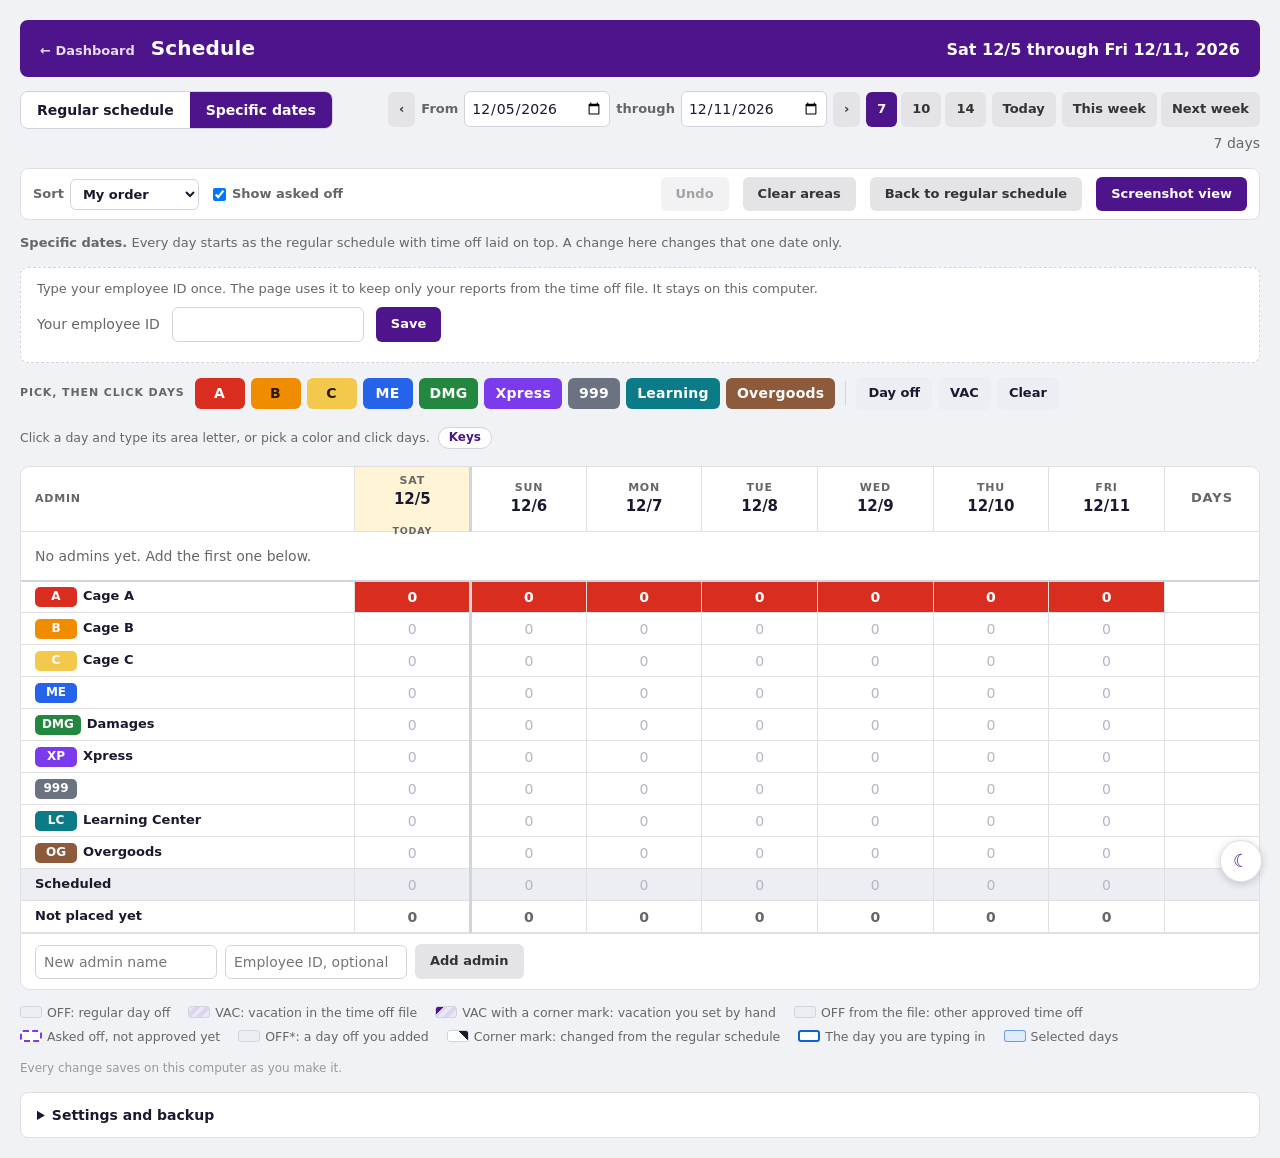
<file: schedule.html>
<!DOCTYPE html>
<html lang="en">
<head>
  <meta charset="UTF-8">
  <meta name="viewport" content="width=device-width, initial-scale=1.0">
  <title>Schedule Planner - Station 849</title>
  <link rel="icon" type="image/png" href="icons/icon-192.png">
  <!--
    Schedule Planner (#1129, spec docs/superpowers/specs/2026-11-12-schedule-planner-design.md).
    View and wiring only. Every rule (who wins a cell, the counts, the sort,
    the time off file) lives in lib/schedule-planner.js and
    lib/time-off-report.js; every saved byte goes through
    lib/schedule-planner-store.js. Device-local, never synced.
  -->
  <style>
    /* Light values. The dark half of every token lives in theme.css, inside
       html[data-theme="dark"], because theme.css loads after this block and
       wins (the PR #504 trap). */
    /* theme.css reads --brand-ink (the purple-text token, issue 393) and
       defines neither value, so both live here as on every other tool. */
    :root { --brand-ink: #4D148C; }
    html[data-theme="dark"] { --brand-ink: #c4b5fd; }
    :root {
      /* Area chips: fixed fills that read on both surfaces. */
      --sp-a: #d92d20; --sp-b: #f08c00; --sp-c: #f2c94c; --sp-me: #2563eb; --sp-dmg: #23873f;
      --sp-xp: #7c3aed; --sp-999: #6b7280; --sp-lc: #0b7c87; --sp-og: #8d5a3b;
      --sp-chip-ink: #ffffff; --sp-chip-ink-warm: #2b1a00;
      --sp-off-bg: #eceef3;
      --sp-vac-a: #ece7f6; --sp-vac-b: #ddd4ee; --sp-vac-ink: #4D148C;
      --sp-asked: #7c3aed;
      --sp-zero: #b4b7c5;
      --sp-today: #fff4d6;
      --sp-focus: #0b63ce;
      --sp-accent: #4D148C; --sp-accent-ink: #ffffff;
      /* Round 2: selected days (a wash laid over the cell, so stripes and
         chips still read through) and the Copied / Pasted confirmation. */
      --sp-sel-bg: rgba(11, 99, 206, 0.13); --sp-sel-ring: rgba(11, 99, 206, 0.55);
      --sp-toast-bg: var(--text); --sp-toast-ink: var(--surface);
    }
    * { box-sizing: border-box; margin: 0; padding: 0; }
    [hidden] { display: none !important; }

    body {
      font-family: 'Segoe UI', system-ui, Arial, sans-serif;
      background: var(--app-bg);
      color: var(--text);
      min-height: 100vh;
      padding: 20px;
      font-size: 14px;
      line-height: 1.45;
    }
    .wrap { max-width: 1280px; margin: 0 auto; display: flex; flex-direction: column; gap: 14px; }
    /* #planner is a .wrap inside a .wrap. An auto margin on a child of a column
       flex parent turns off stretch, so it would size to the grid's minimum
       width and push the whole page sideways. Fill the parent instead, so only
       the grid's own scroller ever scrolls. */
    #planner { margin: 0; width: 100%; min-width: 0; max-width: none; }

    header.sp-head {
      background: #4D148C;
      color: white;
      padding: 14px 20px;
      border-radius: 8px;
      display: flex;
      align-items: baseline;
      justify-content: space-between;
      gap: 6px 18px;
      flex-wrap: wrap;
    }
    .sp-title { display: flex; align-items: baseline; gap: 16px; flex-wrap: wrap; }
    header h1 { font-size: 20px; font-weight: 700; letter-spacing: 0.01em; }
    .range-label { font-size: 16px; font-weight: 600; font-variant-numeric: tabular-nums; }
    .back-link { color: white; opacity: 0.85; text-decoration: none; font-size: 13px; font-weight: 600; }
    .back-link:hover { opacity: 1; }

    .banner { border-radius: 8px; padding: 12px 16px; font-size: 14px; border: 1px solid; }
    .banner.err { background: var(--surface); border-color: var(--sp-a); border-left-width: 5px; }
    .banner b { display: block; margin-bottom: 2px; }
    .banner .acts { margin-top: 8px; }

    /* Buttons: the same .btn / .btn-gray every tool uses. */
    .btn {
      display: inline-flex; align-items: center; gap: 5px;
      padding: 7px 14px; border-radius: 6px; border: 1px solid transparent;
      cursor: pointer; font: inherit; font-size: 13px; font-weight: 600;
      transition: background 0.15s, opacity 0.15s;
    }
    .btn-gray { background: #e4e4e7; color: #333; }
    .btn-gray:hover { background: #d1d1d6; }
    .btn-primary { background: var(--sp-accent); color: var(--sp-accent-ink); }
    .btn:disabled { opacity: 0.45; cursor: default; }
    .btn.armed { background: var(--sp-a); color: var(--sp-chip-ink); }
    button:focus-visible, input:focus-visible, select:focus-visible, summary:focus-visible {
      outline: 2px solid var(--sp-focus); outline-offset: 2px;
    }
    input[type="text"], input[type="date"], select {
      font: inherit; color: var(--text); background: var(--field-bg);
      border: 1px solid var(--border-strong); border-radius: 6px; padding: 6px 8px;
    }

    /* The two bars. Row one: what you are planning and when. Row two: tools. */
    .bar { display: flex; flex-wrap: wrap; align-items: center; gap: 10px 14px; }
    /* Row one: the view switch and the date range share it. The range controls
       take the rest of the row and wrap among themselves only when they must. */
    .bar-1 { justify-content: space-between; flex-wrap: nowrap; align-items: flex-start; }
    .bar-1 .modes { flex: 0 0 auto; }
    .modes { display: inline-flex; border: 1px solid var(--border-strong); border-radius: 8px; overflow: hidden; background: var(--surface); }
    .modes button { font: inherit; font-weight: 600; border: 0; background: transparent; color: var(--text); padding: 8px 16px; cursor: pointer; }
    .modes button[aria-pressed="true"] { background: var(--sp-accent); color: var(--sp-accent-ink); }
    .range-ctl { display: flex; flex-wrap: wrap; align-items: center; justify-content: flex-end; gap: 6px 6px; flex: 1 1 0; min-width: 0; }
    .range-ctl .btn { padding: 7px 10px; }
    .range-ctl input[type="date"] { padding: 6px 6px; }
    .range-ctl label { color: var(--text-muted); font-weight: 600; font-size: 13px; }
    .range-ctl .quick { display: inline-flex; gap: 4px; }
    .range-ctl .quick .btn[aria-pressed="true"] { background: var(--sp-accent); color: var(--sp-accent-ink); }
    .muted { color: var(--text-muted); }
    .bar-2 { background: var(--surface); border: 1px solid var(--border); border-radius: 8px; padding: 8px 12px; }
    .bar-2 label { display: inline-flex; align-items: center; gap: 6px; color: var(--text-muted); font-weight: 600; font-size: 13px; }
    .bar-2 .spacer { flex: 1 1 auto; }
    .view-note { color: var(--text-muted); font-size: 13px; }

    /* Time off file */
    .file-zone {
      display: flex; flex-wrap: wrap; align-items: center; gap: 8px 14px;
      background: var(--surface); border: 1px dashed var(--border-strong); border-radius: 8px; padding: 12px 16px;
    }
    .file-zone.over { border-color: var(--sp-accent); border-style: solid; }
    .file-zone input[type="file"] { position: absolute; width: 1px; height: 1px; opacity: 0; }
    #file-status { flex: 1 1 320px; font-size: 13px; }
    #file-status .msg { display: block; font-weight: 600; }
    #file-status .msg.err { color: var(--sp-a); }
    #id-prompt { display: flex; flex-wrap: wrap; align-items: center; gap: 8px 12px; }
    #id-prompt p { flex: 1 1 100%; font-size: 13px; color: var(--text-muted); }

    /* Notices */
    #notices { display: flex; flex-direction: column; gap: 8px; }
    #notices:empty { display: none; }
    .notice { background: var(--surface); border: 1px solid var(--border); border-left: 4px solid var(--sp-b); border-radius: 8px; padding: 10px 14px; font-size: 13px; }
    .notice p + p, .notice ul { margin-top: 4px; }
    .notice ul { padding-left: 18px; }
    .notice .acts { display: flex; flex-wrap: wrap; gap: 6px; align-items: center; margin-top: 8px; }
    .notice select { padding: 5px 6px; font-size: 13px; }

    /* Brushes */
    .brushes { display: flex; flex-wrap: wrap; align-items: center; gap: 6px; }
    .brushes .lbl { font-size: 11px; text-transform: uppercase; letter-spacing: 0.08em; color: var(--text-muted); margin-right: 4px; font-weight: 700; }
    .brush { font: inherit; font-weight: 700; font-size: 13px; padding: 5px 10px; min-width: 46px; border-radius: 6px; border: 2px solid transparent; cursor: pointer; }
    .brush.plain { background: var(--sp-off-bg); color: var(--text); font-weight: 600; }
    .brush[aria-pressed="true"] { border-color: var(--text); box-shadow: inset 0 0 0 2px var(--surface); }
    .brushes .sep { width: 1px; height: 24px; background: var(--border-strong); margin: 0 4px; }
    .hint-row { display: flex; flex-wrap: wrap; align-items: center; gap: 6px 14px; min-height: 28px; }
    .hint { font-size: 12.5px; color: var(--text-muted); display: inline-flex; align-items: center; gap: 8px; flex-wrap: wrap; }
    kbd { font: inherit; font-size: 12px; font-weight: 700; color: var(--text); border: 1px solid var(--border-strong); border-bottom-width: 2px; border-radius: 4px; padding: 0 5px; background: var(--surface); }
    .keys-btn { font: inherit; font-size: 12px; font-weight: 700; color: var(--brand-ink); background: var(--surface); border: 1px solid var(--border-strong); border-radius: 999px; padding: 1px 10px; cursor: pointer; }
    .keys-btn[aria-expanded="true"] { background: var(--sp-accent); color: var(--sp-accent-ink); border-color: var(--sp-accent); }
    .keys-panel { background: var(--surface); border: 1px solid var(--border); border-radius: 8px; padding: 12px 16px; display: grid; grid-template-columns: repeat(auto-fit, minmax(280px, 1fr)); gap: 6px 28px; font-size: 13px; }
    .keys-panel h3 { grid-column: 1 / -1; font-size: 11px; text-transform: uppercase; letter-spacing: 0.08em; color: var(--text-muted); }
    .keys-panel .k { display: flex; gap: 10px; align-items: baseline; }
    .keys-panel .kk { flex: 0 0 150px; white-space: nowrap; }
    /* The Copied / Pasted confirmation: made when a copy or paste happens and
       taken away by a one-off timer; nothing ticks at load. */
    .clip-msg { display: inline-flex; align-items: center; gap: 6px; padding: 3px 12px; border-radius: 999px; background: var(--sp-toast-bg); color: var(--sp-toast-ink); font-size: 12.5px; font-weight: 600; animation: sp-pop 0.16s ease-out; }
    .clip-msg::before { content: "\2713"; font-weight: 800; }
    @keyframes sp-pop { from { opacity: 0; transform: translateY(3px); } to { opacity: 1; transform: none; } }
    .range-msg { flex-basis: 100%; text-align: right; color: var(--sp-a); font-size: 12.5px; font-weight: 600; }
    .range-msg:empty { display: none; }
    .nudge { display: flex; flex-wrap: wrap; align-items: center; gap: 8px 12px; font-size: 13px; color: var(--text-muted); border-left: 3px solid var(--sp-b); padding: 2px 0 2px 10px; }
    .nudge .btn { padding: 4px 12px; }
    .nudge .msg.err, .dup-warning { color: var(--sp-a); font-weight: 600; font-size: 13px; }
    .dup-warning { margin: 0 0 8px; border-left: 3px solid var(--sp-a); padding: 2px 0 2px 10px; }

    /* The grid. Only sideways scrolling lives in its own box (the names column
       stays pinned there); the page scrolls up and down, so the count rows
       under the admins are never hidden inside a second scroll area. */
    .grid-card { background: var(--surface); border: 1px solid var(--border); border-radius: 10px; overflow: hidden; min-width: 0; }
    .scroll { overflow-x: auto; min-width: 0; }
    #grid { border-collapse: collapse; width: 100%; font-variant-numeric: tabular-nums; }
    /* One height for every admin row, tall enough for a chip plus the "asked off"
       caption under it. */
    #grid th, #grid td { border-bottom: 1px solid var(--border); border-right: 1px solid var(--border); text-align: center; padding: 0; height: 56px; }
    #grid tr > :last-child { border-right: 0; }
    #grid thead th { background: var(--surface); font-size: 11px; text-transform: uppercase; letter-spacing: 0.07em; color: var(--text-muted); font-weight: 600; height: 50px; min-width: 66px; }
    /* Every heading is a real button: Tab reaches it, Enter or Space sorts. */
    #grid .hd { font: inherit; color: inherit; text-transform: inherit; letter-spacing: inherit; background: none; border: 0; width: 100%; height: 100%; min-height: 50px; padding: 4px 6px; cursor: pointer; display: flex; flex-direction: column; align-items: center; justify-content: center; }
    #grid th.name .hd { align-items: flex-start; padding-left: 0; }
    #grid .hd:hover { color: var(--text); background: var(--hover-soft); }
    #grid .hd:focus-visible { outline: 2px solid var(--sp-focus); outline-offset: -3px; }
    #grid thead th.name.sorted .hd::after { content: "A to Z \25BE"; font-size: 9.5px; color: var(--sp-accent); letter-spacing: 0.06em; }
    #grid thead .pf { display: block; font-size: 9.5px; letter-spacing: 0.06em; color: var(--text-faint); font-style: italic; text-transform: none; }
    #grid thead th b { display: block; font-size: 15px; color: var(--text); letter-spacing: 0; text-transform: none; }
    #grid thead th.today { background: var(--sp-today); }
    #grid thead th.today::after { content: "today"; display: block; font-size: 9.5px; letter-spacing: 0.08em; color: var(--text-muted); }
    #grid .wkstart { border-left: 3px solid var(--border-strong); }
    #grid .name {
      position: sticky; left: 0; z-index: 1; background: var(--surface); box-shadow: 1px 0 0 var(--border);
      text-align: left; padding: 0 10px 0 14px; min-width: 160px; white-space: nowrap; font-weight: 600; font-size: 14px;
    }
    #grid thead th.name { font-size: 11px; }
    #grid .days { min-width: 54px; color: var(--text-muted); font-size: 13px; font-weight: 600; }
    #grid .nm { font: inherit; color: inherit; background: none; border: 0; padding: 2px 0; cursor: text; border-bottom: 1px dashed transparent; }
    #grid .nm:hover { border-bottom-color: var(--text-faint); }
    #grid .noid { display: inline-block; margin-left: 6px; padding: 0 6px; border-radius: 4px; font-size: 11px; font-weight: 700; color: var(--sp-chip-ink-warm); background: var(--sp-c); vertical-align: 1px; }
    #grid .rm { font: inherit; background: none; border: 0; color: var(--text-faint); padding: 2px 6px; margin-left: 4px; font-size: 13px; cursor: pointer; border-radius: 4px; }
    #grid .rm:hover, #grid .rm.armed { color: var(--sp-a); font-weight: 700; }
    #grid .editor { display: flex; flex-wrap: wrap; gap: 4px; padding: 6px 0; align-items: center; }
    #grid .editor input { width: 9em; padding: 4px 6px; font-size: 13px; }
    #grid .editor .btn { padding: 4px 10px; }
    #grid .editor .err { flex-basis: 100%; color: var(--sp-a); font-size: 12px; font-weight: 600; white-space: normal; }
    #grid td.empty-row { text-align: left; padding: 14px; color: var(--text-muted); height: auto; }

    #grid td.cell { position: relative; cursor: pointer; user-select: none; -webkit-user-select: none; min-width: 66px; }
    #grid td.cell:hover { background: var(--hover-soft); }
    #grid td.cell:focus { outline: none; box-shadow: inset 0 0 0 3px var(--sp-focus); }
    /* Selected days: a thin ring and a wash painted over the cell's own fill
       (an inset shadow sits above the background and below the chip), so a
       selected vacation day keeps its stripes. Focus stays the thick ring. */
    #grid td.cell.sel { box-shadow: inset 0 0 0 1px var(--sp-sel-ring), inset 0 0 0 999px var(--sp-sel-bg); }
    #grid td.cell.sel:focus { box-shadow: inset 0 0 0 3px var(--sp-focus), inset 0 0 0 999px var(--sp-sel-bg); }
    .chip { display: inline-block; min-width: 50px; padding: 5px 9px; border-radius: 6px; font-weight: 800; font-size: 14px; letter-spacing: 0.02em; color: var(--sp-chip-ink); line-height: 1.2; }
    .k-A { background: var(--sp-a); }
    .k-B { background: var(--sp-b); color: var(--sp-chip-ink-warm); }
    .k-C { background: var(--sp-c); color: var(--sp-chip-ink-warm); }
    .k-ME { background: var(--sp-me); }
    .k-DMG { background: var(--sp-dmg); }
    .k-XP { background: var(--sp-xp); }
    .k-999 { background: var(--sp-999); }
    .k-LC { background: var(--sp-lc); }
    .k-OG { background: var(--sp-og); }
    #grid td.rdo { background: var(--sp-off-bg); color: var(--text-faint); font-size: 12px; font-weight: 700; letter-spacing: 0.08em; }
    #grid td.off, #grid td.tooff { background: var(--sp-off-bg); color: var(--text-muted); font-size: 12px; font-weight: 700; letter-spacing: 0.06em; }
    #grid td.vac { background: repeating-linear-gradient(135deg, var(--sp-vac-a) 0 8px, var(--sp-vac-b) 8px 16px); color: var(--sp-vac-ink); font-size: 12px; font-weight: 800; letter-spacing: 0.06em; }
    #grid td.locked { cursor: not-allowed; }
    /* Round 3: vacation set by hand reads like file vacation; only a small
       corner mark and the tip tell them apart. Hidden in Screenshot view and print. */
    #grid td.hand::before { content: ""; position: absolute; top: 0; left: 0; border: 5px solid transparent; border-top-color: var(--sp-vac-ink); border-left-color: var(--sp-vac-ink); }
    .hidden-note { display: inline-flex; align-items: center; gap: 8px; font-size: 12.5px; font-weight: 600; color: var(--text-muted); border-left: 3px solid var(--sp-asked); padding: 2px 0 2px 10px; }
    .hidden-note .btn { padding: 2px 10px; }
    .cell-menu { position: fixed; z-index: 50; min-width: 220px; margin: 0; padding: 4px; list-style: none; background: var(--surface); border: 1px solid var(--border-strong); border-radius: 8px; box-shadow: 0 6px 18px rgba(0, 0, 0, 0.2); }
    .cell-menu li { padding: 7px 12px; border-radius: 6px; cursor: pointer; font-size: 13.5px; font-weight: 600; color: var(--text); }
    .cell-menu li:hover { background: var(--hover-soft); }
    .cell-menu li:focus { outline: none; background: var(--hover-soft); box-shadow: inset 0 0 0 2px var(--sp-focus); }
    /* Asked off: a dashed outline, drawn only while the root says so. Focus is
       a solid inset ring in another color, so the two never read alike. */
    body.show-asked #grid td.asked { outline: 2px dashed var(--sp-asked); outline-offset: -5px; }
    body.show-asked #grid td.asked::after { content: "asked off"; display: block; font-size: 10px; font-weight: 700; color: var(--sp-asked); letter-spacing: 0.04em; line-height: 1; margin-top: 3px; }
    #grid td.chg::before { content: ""; position: absolute; top: 0; right: 0; border: 5px solid transparent; border-top-color: var(--text); border-right-color: var(--text); }
    #grid thead th.sorted { box-shadow: inset 0 -3px 0 var(--sp-accent), 0 1px 0 var(--border); }
    #grid thead th.sorted b::after { content: " \25BE"; color: var(--sp-accent); }

    #grid tfoot td, #grid tfoot th { height: 32px; font-weight: 700; font-size: 14px; }
    #grid tfoot .name { font-weight: 600; font-size: 13px; }
    #grid tfoot tr:first-child > * { border-top: 2px solid var(--border-strong); }
    #grid tfoot td.z { color: var(--sp-zero); font-weight: 500; }
    #grid tfoot td.warn { background: var(--sp-a); color: var(--sp-chip-ink); font-weight: 800; }
    #grid tfoot tr.total > * { background: var(--sp-off-bg); }
    #grid tfoot tr.open td { color: var(--text-muted); font-weight: 600; }
    .mini { display: inline-block; min-width: 42px; text-align: center; padding: 1px 7px; border-radius: 5px; font-weight: 800; font-size: 12px; color: var(--sp-chip-ink); margin-right: 6px; }

    .addrow { display: flex; flex-wrap: wrap; align-items: center; gap: 8px; padding: 10px 14px; border-top: 1px solid var(--border); }
    .addrow input { width: 13em; }
    .addrow .msg { font-size: 12.5px; color: var(--sp-a); font-weight: 600; }
    .addrow .msg.ok { color: var(--text-muted); }

    .legend { display: flex; flex-wrap: wrap; gap: 6px 18px; font-size: 12.5px; color: var(--text-muted); }
    .legend i { display: inline-block; width: 22px; height: 12px; border-radius: 3px; vertical-align: -1px; margin-right: 5px; border: 1px solid var(--border-strong); }
    .legend .lg-off { background: var(--sp-off-bg); }
    .legend .lg-vac { background: repeating-linear-gradient(135deg, var(--sp-vac-a) 0 4px, var(--sp-vac-b) 4px 8px); }
    .legend .lg-hand { background: linear-gradient(135deg, var(--sp-vac-ink) 0 26%, transparent 26%), repeating-linear-gradient(135deg, var(--sp-vac-a) 0 4px, var(--sp-vac-b) 4px 8px); }
    .legend .lg-asked { background: var(--surface); border: 2px dashed var(--sp-asked); }
    .legend .lg-chg { background: linear-gradient(225deg, var(--text) 0 32%, var(--surface) 32%); }
    .legend .lg-focus { background: var(--surface); box-shadow: inset 0 0 0 2px var(--sp-focus); border: 0; }
    .legend .lg-sel { background: var(--surface); box-shadow: inset 0 0 0 1px var(--sp-sel-ring), inset 0 0 0 99px var(--sp-sel-bg); border: 0; }
    body:not(.show-asked) .lg-asked-item { display: none; }
    #save-ok { font-size: 12px; color: var(--text-faint); }

    /* Settings and backup */
    .settings { background: var(--surface); border: 1px solid var(--border); border-radius: 8px; }
    .settings summary { cursor: pointer; padding: 12px 16px; font-weight: 700; }
    .settings .body { padding: 4px 16px 16px; display: grid; gap: 16px; grid-template-columns: repeat(auto-fit, minmax(260px, 1fr)); }
    .settings h3 { font-size: 13px; text-transform: uppercase; letter-spacing: 0.06em; color: var(--text-muted); margin-bottom: 6px; }
    .settings .row { display: flex; flex-wrap: wrap; gap: 8px; align-items: center; }
    .settings p { font-size: 13px; margin-top: 6px; }
    .settings .msg { font-weight: 600; }
    .settings .msg.err { color: var(--sp-a); }
    #import-preview { border: 1px solid var(--border-strong); border-radius: 6px; padding: 10px 12px; margin-top: 8px; }
    #import-preview .row { margin-top: 8px; }
    /* Regular days off: one row per admin, seven boxes, and Up / Down for My order. */
    .settings .wide { grid-column: 1 / -1; }
    .dayoff-wrap { overflow-x: auto; margin-top: 4px; }
    #dayoff-table { border-collapse: separate; border-spacing: 0; font-size: 13px; min-width: 520px; }
    #dayoff-table th, #dayoff-table td { padding: 5px 8px; text-align: center; border-bottom: 1px solid var(--border); }
    #dayoff-table thead th { font-size: 11px; text-transform: uppercase; letter-spacing: 0.07em; color: var(--text-muted); font-weight: 700; }
    #dayoff-table tbody th { text-align: left; font-weight: 600; white-space: nowrap; padding-right: 18px; }
    #dayoff-table tbody tr:hover > * { background: var(--hover-soft); }
    #dayoff-table td.wkend, #dayoff-table th.wkend { background: var(--sp-off-bg); }
    #dayoff-table input[type="checkbox"] { width: 18px; height: 18px; accent-color: var(--sp-accent); cursor: pointer; vertical-align: middle; }
    #dayoff-table .mv { white-space: nowrap; }
    #dayoff-table .mv .btn { padding: 2px 9px; margin-left: 2px; }
    #grid .ed-days { display: inline-flex; gap: 2px; flex-basis: 100%; align-items: center; font-size: 11px; color: var(--text-muted); font-weight: 600; }
    #grid .ed-days label { display: inline-flex; flex-direction: column; align-items: center; gap: 1px; padding: 0 2px; cursor: pointer; }
    #grid .ed-days input { accent-color: var(--sp-accent); }
    .sr { position: absolute; width: 1px; height: 1px; overflow: hidden; clip: rect(0 0 0 0); white-space: nowrap; }

    /* Screenshot view: title, date range, grid and counts only. */
    body.screenshot .back-link,
    body.screenshot .bar-1,
    body.screenshot .bar-2 > :not(#screenshot),
    body.screenshot .bar-2 .spacer,
    body.screenshot .view-note,
    body.screenshot .file-zone,
    body.screenshot #notices,
    body.screenshot .brushes,
    body.screenshot .hint,
    body.screenshot .hint-row,
    body.screenshot #keys-panel,
    body.screenshot #backup-nudge,
    body.screenshot #dup-warning,
    body.screenshot .banner .acts,
    body.screenshot #grid .pf,
    body.screenshot .addrow,
    body.screenshot .legend,
    body.screenshot #save-ok,
    body.screenshot .settings,
    body.screenshot #grid .rm,
    body.screenshot #grid .noid,
    body.screenshot .theme-toggle { display: none !important; }
    body.screenshot .bar-2 { background: none; border: 0; padding: 0; justify-content: flex-end; }
    body.screenshot #grid td.chg::before, body.screenshot #grid td.hand::before { display: none; }
    body.screenshot .cell-menu, body.screenshot .hidden-note { display: none !important; }
    body.screenshot #grid td.asked { outline: none; }
    body.screenshot #grid td.asked::after { display: none; }
    body.screenshot #grid .nm { cursor: default; }
    body.screenshot #grid td.cell.sel { box-shadow: none; }
    body.screenshot #grid .hd { cursor: default; }

    /* Printing (Ctrl+P) gives the Screenshot view layout, landscape, in light
       colors whatever the theme. The light token values for a dark-theme
       printout live in theme.css (@media print, body.sp-page), set on body so
       they override the dark values theme.css puts on html. */
    @page { size: landscape; margin: 10mm; }
    @media print {
      body {
        background: var(--surface) !important; color: var(--text) !important; padding: 0;
        -webkit-print-color-adjust: exact; print-color-adjust: exact;
      }
      .back-link, .bar-1, .bar-2, .view-note, .file-zone, #notices, .brushes, .hint-row, #keys-panel,
      .addrow, .legend, #save-ok, #backup-nudge, #dup-warning, .settings, .banner .acts, #grid .rm, #grid .noid, #grid .pf,
      .theme-toggle { display: none !important; }
      .scroll { overflow: visible; }
      .grid-card { border-color: var(--border-strong); }
      #grid .name { position: static; }
      #grid td.chg::before, #grid td.hand::before, body.show-asked #grid td.asked::after { display: none; }
      .cell-menu, .hidden-note { display: none !important; }
      body.show-asked #grid td.asked { outline: none; }
      #grid td.cell.sel, #grid td.cell:focus { box-shadow: none; }
    }

    /* Below about 900px the range controls may take a row of their own. */
    @media (max-width: 900px) {
      .bar-1 { flex-wrap: wrap; }
      .range-ctl { flex: 1 1 100%; justify-content: flex-start; }
    }
    @media (max-width: 700px) {
      body { padding: 12px 16px; }
      .bar-2 .spacer { display: none; }
    }
  </style>
  <link rel="stylesheet" href="theme.css">
  <script>(function(){try{if(localStorage.getItem('dashboard_theme')==='dark')document.documentElement.setAttribute('data-theme','dark');}catch(e){}})();</script>
  <script src="lib/theme.js"></script>
</head>
<body class="show-asked sp-page">
<div class="wrap">
  <header class="sp-head">
    <div class="sp-title">
      <a href="./" class="back-link">&larr; Dashboard</a>
      <h1>Schedule</h1>
    </div>
    <p class="range-label" id="range-label"></p>
  </header>

  <div id="unreadable" class="banner err" role="alert" hidden>
    <b>The schedule saved on this computer cannot be read.</b>
    Nothing is shown and nothing is saved over it, so it is not lost. Import a backup under Settings and backup to replace it.
  </div>
  <div id="save-error" class="banner err" role="alert" hidden>
    <div id="save-error-full">
      <b>Your changes are not saved.</b>
      This browser refused to store the last change, so it will be lost when this page closes. Export a backup under Settings and backup now.
    </div>
    <div id="save-error-stale" hidden>
      <b>This schedule was changed in another tab or window.</b>
      To keep that work, this tab has stopped editing and has written nothing over it. Load the latest schedule to carry on. Anything you changed here since then is left out.
      <div class="acts"><button type="button" class="btn btn-primary" id="reload-latest">Load the latest schedule</button></div>
    </div>
  </div>

  <section id="planner" class="wrap">
    <div class="bar bar-1">
      <div class="modes" role="group" aria-label="What you are planning">
        <button type="button" id="view-regular" aria-pressed="false">Regular schedule</button>
        <button type="button" id="view-dates" aria-pressed="true">Specific dates</button>
      </div>
      <div class="range-ctl" id="range-ctl">
        <button type="button" class="btn btn-gray" id="range-prev" title="The same number of days, earlier" aria-label="Earlier">&lsaquo;</button>
        <label for="range-from">From</label>
        <input type="date" id="range-from">
        <label for="range-to">through</label>
        <input type="date" id="range-to">
        <button type="button" class="btn btn-gray" id="range-next" title="The same number of days, later" aria-label="Later">&rsaquo;</button>
        <span class="quick">
          <button type="button" class="btn btn-gray" data-len="7" title="7 days">7</button>
          <button type="button" class="btn btn-gray" data-len="10" title="10 days">10</button>
          <button type="button" class="btn btn-gray" data-len="14" title="14 days">14</button>
        </span>
        <button type="button" class="btn btn-gray" id="range-today" title="Start the range today">Today</button>
        <span class="quick">
          <button type="button" class="btn btn-gray" id="range-this-week" title="Sunday through Saturday of this week">This week</button>
          <button type="button" class="btn btn-gray" id="range-next-week" title="Sunday through Saturday of next week">Next week</button>
        </span>
        <span class="muted" id="range-count"></span>
        <span class="range-msg" id="range-msg" role="status" aria-live="polite"></span>
      </div>
    </div>

    <div class="bar bar-2">
      <label for="sort">Sort
        <select id="sort">
          <option value="list">My order</option>
          <option value="name">Name A to Z</option>
          <option value="area">By area</option>
        </select>
      </label>
      <label for="show-asked"><input type="checkbox" id="show-asked" checked> Show asked off</label>
      <span class="spacer"></span>
      <button type="button" class="btn btn-gray" id="undo" title="Ctrl+Z">Undo</button>
      <button type="button" class="btn btn-gray" id="clear-areas" title="Empties every area in this view. Days off stay.">Clear areas</button>
      <button type="button" class="btn btn-gray" id="reset-range" title="Removes your changes for the dates shown, so they follow the regular schedule again">Back to regular schedule</button>
      <button type="button" class="btn btn-primary" id="screenshot">Screenshot view</button>
    </div>

    <p class="view-note" id="view-note"></p>

    <div class="file-zone" id="file-zone">
      <div id="id-prompt" hidden>
        <p>Type your employee ID once. The page uses it to keep only your reports from the time off file. It stays on this computer.</p>
        <label for="manager-id-first" class="muted">Your employee ID</label>
        <input type="text" id="manager-id-first" inputmode="numeric" autocomplete="off">
        <button type="button" class="btn btn-primary" id="manager-id-first-save">Save</button>
        <span class="msg err" id="id-prompt-msg"></span>
      </div>
      <div id="drop" hidden>
        <label class="btn btn-gray" for="file-input">Choose the time off file</label>
        <input type="file" id="file-input" accept=".xls,.xlsx,.csv">
      </div>
      <p id="file-status" data-read="0"></p>
    </div>

    <p class="msg err dup-warning" id="dup-warning" role="status" hidden></p>
    <div id="notices" aria-live="polite"></div>

    <div class="brushes" id="brushes"></div>
    <div class="hint-row">
      <p class="hint">Click a day and type its area letter, or pick a color and click days. <button type="button" class="keys-btn" id="keys-btn" aria-expanded="false" aria-controls="keys-panel">Keys</button></p>
      <p class="clip-msg" id="clip-msg" role="status" aria-live="polite" hidden></p>
      <p class="hidden-note" id="hidden-note" role="status" hidden><span id="hidden-note-text"></span><button type="button" class="btn btn-gray" id="show-hidden">Show them</button></p>
    </div>
    <div class="keys-panel" id="keys-panel" hidden>
      <h3>Typing on a day</h3>
      <div class="k"><span class="kk"><kbd>A</kbd> <kbd>B</kbd> <kbd>C</kbd> <kbd>M</kbd> <kbd>D</kbd> <kbd>X</kbd> <kbd>9</kbd> <kbd>L</kbd> <kbd>O</kbd></span><span>A, B, C, ME, DMG, Xpress, 999, Learning Center, Overgoods. Moves to the next day.</span></div>
      <div class="k"><span class="kk"><kbd>Shift</kbd>+a letter</span><span>Adds a second area. For 999/B type <kbd>9</kbd> then <kbd>Shift</kbd>+<kbd>B</kbd>.</span></div>
      <div class="k"><span class="kk"><kbd>-</kbd></span><span>Day off (a regular day off in Regular schedule).</span></div>
      <div class="k"><span class="kk"><kbd>Backspace</kbd> or <kbd>Delete</kbd></span><span>Clears the day. On one day of vacation you set by hand, it removes the vacation. With several days selected, or with the Clear brush, vacation you set by hand is skipped.</span></div>
      <div class="k"><span class="kk"><kbd>V</kbd></span><span>Marks the day, or every selected day, as vacation (VAC). Press it again to remove. Specific dates only.</span></div>
      <div class="k"><span class="kk"><kbd>H</kbd></span><span>Hides the asked-off request on the day, or on every selected day. Press it again to show it. Specific dates only.</span></div>
      <div class="k"><span class="kk"><kbd>Enter</kbd> or right-click</span><span>On a day with an asked-off request or hand-set vacation, opens a small menu. The menu key does the same.</span></div>
      <div class="k"><span class="kk">Arrow keys</span><span>Move to another day.</span></div>
      <div class="k"><span class="kk"><kbd>Enter</kbd> or <kbd>Space</kbd></span><span>Puts the picked color on the day.</span></div>
      <h3>Several days at once</h3>
      <div class="k"><span class="kk"><kbd>Shift</kbd>+arrow keys</span><span>Selects a block of days from the one you are on.</span></div>
      <div class="k"><span class="kk"><kbd>Shift</kbd>+click</span><span>Selects a block of days (with no color picked).</span></div>
      <div class="k"><span class="kk"><kbd>Ctrl</kbd>+click</span><span>Adds or removes one day.</span></div>
      <div class="k"><span class="kk">Type with days selected</span><span>A letter, <kbd>-</kbd> or <kbd>Backspace</kbd> fills every selected day. Vacation you set by hand is skipped; press <kbd>V</kbd> to remove it.</span></div>
      <div class="k"><span class="kk"><kbd>Esc</kbd></span><span>Back to one day. Again to drop the picked color.</span></div>
      <h3>Copy, paste and the rest</h3>
      <div class="k"><span class="kk"><kbd>Ctrl</kbd>+<kbd>C</kbd></span><span>Copies the selected days, also as text for Excel.</span></div>
      <div class="k"><span class="kk"><kbd>Ctrl</kbd>+<kbd>V</kbd></span><span>Pastes. One copied day fills every selected day; a block repeats to fill them. Time off is never changed.</span></div>
      <div class="k"><span class="kk"><kbd>Ctrl</kbd>+<kbd>Z</kbd></span><span>Undoes the last change. A paste or a fill is one step.</span></div>
      <div class="k"><span class="kk"><kbd>Ctrl</kbd>+<kbd>P</kbd></span><span>Prints the grid as Screenshot view shows it.</span></div>
      <div class="k"><span class="kk">Click a heading</span><span>Admin sorts by name; a day groups by area. Click again for My order.</span></div>
    </div>

    <ul class="cell-menu" id="cell-menu" role="menu" aria-label="This day" hidden></ul>

    <div class="grid-card">
      <div class="scroll"><table id="grid"></table></div>
      <div class="addrow">
        <input type="text" id="add-name" placeholder="New admin name" aria-label="New admin name" autocomplete="off">
        <input type="text" id="add-id" placeholder="Employee ID, optional" aria-label="Employee ID, optional" inputmode="numeric" autocomplete="off">
        <button type="button" class="btn btn-gray" id="add-person">Add admin</button>
        <span class="msg" id="add-msg"></span>
      </div>
    </div>

    <div class="legend" id="legend">
      <span><i class="lg-off"></i>OFF: regular day off</span>
      <span><i class="lg-vac"></i>VAC: vacation in the time off file</span>
      <span><i class="lg-hand"></i>VAC with a corner mark: vacation you set by hand</span>
      <span><i class="lg-off"></i>OFF from the file: other approved time off</span>
      <span class="lg-asked-item"><i class="lg-asked"></i>Asked off, not approved yet</span>
      <span><i class="lg-off"></i>OFF*: a day off you added</span>
      <span><i class="lg-chg"></i>Corner mark: changed from the regular schedule</span>
      <span><i class="lg-focus"></i>The day you are typing in</span>
      <span><i class="lg-sel"></i>Selected days</span>
    </div>
    <p id="save-ok">Every change saves on this computer as you make it.</p>
    <p class="nudge" id="backup-nudge" hidden><span id="backup-nudge-text"></span><button type="button" class="btn btn-gray" id="nudge-export">Export a backup</button> <span class="msg err" id="nudge-msg" role="alert" hidden></span></p>
  </section>

  <details class="settings" id="settings">
    <summary>Settings and backup</summary>
    <div class="body">
      <div id="settings-dayoff" class="wide">
        <h3>Regular days off</h3>
        <p class="muted">A ticked box is a regular day off every week from today, the same as typing <kbd>-</kbd> in Regular schedule. Clear areas leaves these alone. The arrows set My order.</p>
        <div class="dayoff-wrap"><table id="dayoff-table"></table></div>
      </div>
      <div id="settings-id">
        <h3>Your employee ID</h3>
        <div class="row">
          <input type="text" id="manager-id" inputmode="numeric" autocomplete="off" aria-label="Your employee ID">
          <button type="button" class="btn btn-gray" id="manager-id-save">Save ID</button>
        </div>
        <p class="muted">The time off file keeps only rows that report to this ID. Changing it clears the kept rows, so drop the file again after.</p>
        <p class="msg" id="manager-id-msg"></p>
      </div>
      <div id="settings-left">
        <h3>Left out of the time off notice</h3>
        <p id="left-out-text"></p>
        <div class="row"><button type="button" class="btn btn-gray" id="clear-left-out">Show them again</button></div>
      </div>
      <div id="settings-backup">
        <h3>Backup</h3>
        <div class="row">
          <button type="button" class="btn btn-gray" id="export">Export a backup</button>
          <label class="btn btn-gray" for="import-input">Import a backup</label>
          <input type="file" id="import-input" accept=".json,application/json" hidden>
        </div>
        <p class="muted" id="last-export"></p>
        <div id="import-preview" hidden>
          <p id="import-summary"></p>
          <div class="row">
            <button type="button" class="btn btn-primary" id="import-confirm">Replace with this backup</button>
            <button type="button" class="btn btn-gray" id="import-cancel">Cancel</button>
          </div>
        </div>
        <p class="msg" id="backup-msg"></p>
      </div>
    </div>
  </details>
</div>

<script src="lib/csv.js"></script>
<script src="lib/xlsx.js"></script>
<script src="lib/xls.js"></script>
<script src="lib/spreadsheet.js"></script>
<script src="lib/people.js"></script>
<script src="lib/time-off-report.js"></script>
<script src="lib/schedule-planner.js"></script>
<script src="lib/schedule-planner-store.js"></script>
<script>
(function () {
  'use strict';
  // Wiring only: every rule is in lib/schedule-planner.js.
  var P = window.SchedulePlanner;
  var Store = window.SchedulePlannerStore;
  var TOR = window.TimeOffReport;
  var DAYS = ['Sun', 'Mon', 'Tue', 'Wed', 'Thu', 'Fri', 'Sat'];
  var UNDO_MAX = 100;
  var VIEW_KEYS = ['view', 'from', 'len', 'sort', 'showAskedOff'];
  var KEYS = {};
  var AREA = {};
  P.AREAS.forEach(function (a) { KEYS[a.key] = a.code; AREA[a.code] = a; });
  var $ = function (id) { return document.getElementById(id); };

  function pad(n) { return (n < 10 ? '0' : '') + n; }
  // Local calendar date from the local clock. Never toISOString for a date.
  function today() {
    var d = new Date();
    return d.getFullYear() + '-' + pad(d.getMonth() + 1) + '-' + pad(d.getDate());
  }
  function esc(s) {
    return String(s == null ? '' : s).replace(/[&<>"']/g, function (c) {
      return { '&': '&amp;', '<': '&lt;', '>': '&gt;', '"': '&quot;', "'": '&#39;' }[c];
    });
  }
  function md(date) { return Number(date.slice(5, 7)) + '/' + Number(date.slice(8, 10)); }
  function mdy(date) { return md(date) + '/' + date.slice(0, 4); }
  function dayLabel(date) { return DAYS[P.weekdayOf(date)] + ' ' + md(date); }

  var storage = null;
  try { storage = window.localStorage; } catch (e) { storage = null; }
  var store = Store.createStore(storage);

  // ---- page state -------------------------------------------------------
  var loaded = store.load();
  var readOnly = loaded.status === 'unreadable';
  var state = loaded.state;
  var undoStack = [];
  var saveFailed = false;
  var stale = false;         // another tab or window saved since this one loaded: no edits, no writes
  var rowOrder = null;       // held still while typing; recomputed on sort, day, view, range or people changes
  var sortDate = '';         // the day heading picked for By area (dates view)
  var sortWeekday = 0;       // the same, regular view
  var brush = null;          // null: a click only selects the day
  var focusKey = '';         // 'person|date' or 'person|weekday'
  var lastTyped = null;      // the cell Shift plus a key adds to
  var drag = null;
  var armedRemove = null;
  var armedClear = false;
  var editing = null;        // { id, error }
  var screenshot = false;
  var dropCount = 0;
  var dropMsg = null;        // { kind: 'err' | 'warn', text }
  var fileNotices = false;   // a drop happened in this page; its collision and status notices are worked out fresh each render
  var dismissed = { collisions: {}, statuses: {} };
  var pendingImport = null;
  var personSeq = 0;
  // Round 2. The selection is extra state layered on the focused day: focus
  // stays a real focused cell, and `sel` (two or more days) only says which
  // days a fill, copy or paste reaches. It never survives a change of view,
  // range, sort or people: render() drops it when its signature differs.
  var sel = null;            // { anchor: key, keys: [key], sig }
  var memClip = null;        // { text, block }: the last copy made here (keeps "time off copies nothing")
  var clipTimer = null;      // the one-off timer that hides the Copied / Pasted line; made on demand
  var keysOpen = false;
  var rangeMsg = '';         // why a typed through date was not used (L5)
  var lastGrid = { ids: [], cols: [], reg: false };
  var FULL_DAYS = ['Sunday', 'Monday', 'Tuesday', 'Wednesday', 'Thursday', 'Friday', 'Saturday'];

  function newPersonId() {
    personSeq += 1;
    return 'sp-' + Date.now().toString(36) + '-' + personSeq + '-' + Math.random().toString(36).slice(2, 7);
  }

  function isRegular() { return state.settings.view === 'regular'; }
  function dates() { return P.rangeDates(state.settings.from, state.settings.len); }
  function personById(id) {
    for (var i = 0; i < state.people.length; i++) if (state.people[i].id === id) return state.people[i];
    return null;
  }

  // ---- saving and undo --------------------------------------------------
  function persist() {
    if (readOnly || stale) return false;
    var ok = false;
    try { ok = store.save(state); } catch (e) { ok = false; }
    if (!ok && store.lastError === 'changed-elsewhere') { stale = true; saveFailed = false; return false; }
    saveFailed = !ok;
    return ok;
  }

  // Another tab saved. Stop editing at once and say so; the stored value is
  // never written over from here until the person loads the latest.
  function markStale() {
    if (stale) return;
    stale = true;
    armedRemove = null; armedClear = false; editing = null; lastTyped = null; drag = null; sel = null;
    closeMenu(false);
    // Screenshot view hides banner buttons (L6); the reload button must show.
    screenshot = false;
    render();
  }

  // Take whatever is stored now as the truth and start from it.
  function loadLatest() {
    var l = store.load();
    readOnly = l.status === 'unreadable';
    state = l.state;
    stale = false; saveFailed = false;
    undoStack = []; rowOrder = null; lastTyped = null; drag = null;
    armedRemove = null; armedClear = false; editing = null; pendingImport = null;
    fileNotices = false; dismissed = { collisions: {}, statuses: {} }; dropMsg = null;
    if (!readOnly && !state.settings.from) state = P.setSettings(state, { from: today() });
    render();
  }

  function pushUndo(prev) {
    undoStack.push(prev);
    if (undoStack.length > UNDO_MAX) undoStack.shift();
  }

  // Every data change goes through here: one undo entry, one save, one render.
  function commit(next, opts) {
    var o = opts || {};
    if (readOnly || stale || !next || next === state) return false;
    pushUndo(state);
    state = next;
    if (o.reorder) rowOrder = null;
    // Only a keystroke on a cell keeps "the cell just typed in"; any other
    // change (people, a file, clear, reset, settings) forgets it.
    if (!o.keepTyped) lastTyped = null;
    armedRemove = null;
    persist();
    render();
    return true;
  }

  // What you are looking at (view, range, sort, show asked off) saves but is
  // not an undo step.
  function setView(patch) {
    if (readOnly || stale) return;
    lastTyped = null;
    rangeMsg = '';
    var next = P.setSettings(state, patch);
    if (next === state) { render(); return; }
    state = next;
    rowOrder = null;
    persist();
    render();
  }

  function undo() {
    if (readOnly || stale || !undoStack.length) return;
    var prev = undoStack.pop();
    // Undoing a change to the people (or My order) redraws the rows; undoing
    // a day never moves them.
    var ids = function (s) { return s.people.map(function (p) { return p.id; }).join(','); };
    if (ids(prev) !== ids(state)) rowOrder = null;
    var keep = {};
    VIEW_KEYS.forEach(function (k) { keep[k] = state.settings[k]; });
    state = Object.assign({}, prev, { settings: Object.assign({}, prev.settings, keep) });
    armedRemove = null; armedClear = false; editing = null; lastTyped = null;
    persist();
    render();
  }

  // ---- first run --------------------------------------------------------
  if (!readOnly) {
    if (loaded.status === 'empty' && window.People) {
      try {
        var ps = window.People.createStore(storage);
        if (ps.status() === 'ok') {
          var seeded = state;
          ps.list().filter(function (p) { return p.mine === true; }).forEach(function (p) {
            seeded = P.addPerson(seeded, { name: p.name, employeeId: p.employeeId || '' }, newPersonId());
          });
          if (seeded !== state) { state = seeded; persist(); }
        }
      } catch (e) { /* an unreadable People list means start empty */ }
    }
    if (!state.settings.from) state = P.setSettings(state, { from: today() });
  }

  // ---- cell references and edits ----------------------------------------
  function refOf(td) {
    var wd = td.getAttribute('data-weekday');
    return {
      person: td.getAttribute('data-person'),
      date: td.getAttribute('data-date') || '',
      weekday: wd === null ? -1 : Number(wd),
    };
  }
  function refKey(ref) { return ref.person + '|' + (ref.date || ref.weekday); }
  function isReg(ref) { return !ref.date; }
  function shown(ref) {
    return isReg(ref) ? P.resolveRegular(state, ref.person, ref.weekday) : P.resolve(state, ref.person, ref.date);
  }
  function holdsOnly(ref, code) {
    var r = shown(ref);
    return r.kind === 'area' && r.areas.length === 1 && r.areas[0] === code;
  }
  function isOffHere(ref) {
    var k = shown(ref).kind;
    return isReg(ref) ? k === 'regularOff' : (k === 'dayoff' || k === 'regularOff');
  }
  function isHandVac(ref) { return !isReg(ref) && P.overrideOf(state, ref.person, ref.date) === 'vac'; }
  // Hand-set vacation on or off for one day, as a state (the brush's step).
  function vacEdit(s, ref, on) {
    if (isReg(ref)) return s;
    if ((P.overrideOf(s, ref.person, ref.date) === 'vac') === on) return s;
    return P.toggleVacation(s, [{ person: ref.person, date: ref.date }]).state;
  }
  function isHandOff(ref) {
    var k = shown(ref).kind;
    return isReg(ref) ? k === 'regularOff' : k === 'dayoff';
  }

  // op: 'set' | 'toggle' | 'add' | 'off' | 'offToggle' | 'clear'
  function edited(s, ref, op, code) {
    var reg = isReg(ref);
    if (op === 'set' && holdsOnly(ref, code)) return s;
    if (op === 'set' || op === 'toggle') {
      return reg ? P.paintRegular(s, today(), ref.person, ref.weekday, code) : P.paint(s, ref.person, ref.date, code);
    }
    if (op === 'add') {
      return reg ? P.paintRegular(s, today(), ref.person, ref.weekday, code, { add: true }) : P.paint(s, ref.person, ref.date, code, { add: true });
    }
    if (op === 'off' && isOffHere(ref)) return s;
    if (op === 'off' || op === 'offToggle') {
      return reg ? P.regularOff(s, today(), ref.person, ref.weekday) : P.dayOff(s, ref.person, ref.date);
    }
    if (op === 'clear') {
      return reg ? P.clearRegular(s, today(), ref.person, ref.weekday) : P.clear(s, ref.person, ref.date);
    }
    return s;
  }

  // ---- rendering --------------------------------------------------------
  function render() {
    document.body.classList.toggle('show-asked', !!state.settings.showAskedOff);
    document.body.classList.toggle('screenshot', screenshot);
    $('unreadable').hidden = !readOnly;
    $('save-error').hidden = !(saveFailed || stale);
    $('save-error-full').hidden = stale || !saveFailed;
    $('save-error-stale').hidden = !stale;
    $('save-ok').hidden = saveFailed || readOnly || stale;
    $('planner').hidden = readOnly || stale;
    $('settings').hidden = stale;
    if (stale) { $('range-label').textContent = ''; return; }
    if (readOnly) {
      $('grid').innerHTML = '';
      $('range-label').textContent = '';
      $('settings').open = true;
      $('settings-id').hidden = true;
      $('settings-left').hidden = true;
      $('settings-dayoff').hidden = true;
      $('export').hidden = true;
      renderBackup();
      return;
    }
    $('settings-dayoff').hidden = false;
    $('settings-id').hidden = false;
    $('settings-left').hidden = false;
    $('export').hidden = false;
    renderBars();
    renderFileZone();
    renderNotices();
    renderDupWarning();
    renderBrushes();
    renderHiddenNote();
    renderGrid();
    renderSettings();
    renderBackup();
  }

  function renderBars() {
    var reg = isRegular();
    var s = state.settings;
    $('view-regular').setAttribute('aria-pressed', String(reg));
    $('view-dates').setAttribute('aria-pressed', String(!reg));
    $('range-ctl').hidden = reg;
    $('reset-range').hidden = reg;
    $('sort').value = s.sort;
    $('show-asked').checked = !!s.showAskedOff;
    $('show-asked').closest('label').hidden = reg;
    $('undo').disabled = !undoStack.length;
    $('clear-areas').textContent = armedClear ? 'Clear every area? Days off stay' : 'Clear areas';
    $('clear-areas').classList.toggle('armed', armedClear);
    $('screenshot').textContent = screenshot ? 'Back to editing' : 'Screenshot view';
    if (reg) {
      $('range-label').textContent = 'Regular schedule, every week';
      $('view-note').innerHTML = '<b>Regular schedule.</b> What everyone works every week until you change it here, including regular days off. Every date you have not changed by hand follows it, starting today.';
    } else {
      var last = P.addDays(s.from, s.len - 1);
      var sameYear = s.from.slice(0, 4) === last.slice(0, 4);
      $('range-label').textContent = sameYear
        ? dayLabel(s.from) + ' through ' + dayLabel(last) + ', ' + s.from.slice(0, 4)
        : DAYS[P.weekdayOf(s.from)] + ' ' + mdy(s.from) + ' through ' + DAYS[P.weekdayOf(last)] + ' ' + mdy(last);
      $('range-from').value = s.from;
      $('range-to').value = last;
      $('range-count').textContent = s.len === 1 ? '1 day' : s.len + ' days';
      $('range-msg').textContent = rangeMsg;
      Array.prototype.forEach.call(document.querySelectorAll('.quick [data-len]'), function (b) {
        b.setAttribute('aria-pressed', String(Number(b.getAttribute('data-len')) === s.len));
      });
      $('view-note').innerHTML = '<b>Specific dates.</b> Every day starts as the regular schedule with time off laid on top. A change here changes that one date only.';
    }
  }

  function renderFileZone() {
    var reg = isRegular();
    var noId = !state.settings.managerId;
    $('file-zone').hidden = reg;
    $('id-prompt').hidden = !noId;
    $('drop').hidden = noId;
    var status = $('file-status');
    var html = '';
    if (dropMsg) html += '<span class="msg ' + (dropMsg.kind === 'err' ? 'err' : '') + '">' + esc(dropMsg.text) + '</span>';
    var t = state.timeOff;
    if (noId) {
      html += '';
    } else if (t) {
      var run = String(t.runDate || '').split(' ')[0];
      html += 'Using <b>' + esc(t.fileName || 'the time off file') + '</b>' + (run ? ', run ' + esc(run) : '') + '. ' +
        t.total + (t.total === 1 ? ' row' : ' rows') + ' in the file, ' + t.mine + ' report to you.' +
        (t.period ? ' The file covers ' + mdy(t.period.from) + ' through ' + mdy(t.period.to) + '.' : '') +
        ' Drop a newer file any time; it replaces these rows.';
    } else {
      html += 'No time off file yet. Choose it or drop it here: Time Off / Submitted Requests Detail, as it comes.';
    }
    status.innerHTML = html;
    status.setAttribute('data-read', String(dropCount));
  }

  function collisionKey(c) { return c.personId + '|' + c.date + '|' + c.areas.join('/'); }

  function renderNotices() {
    var box = $('notices');
    if (isRegular()) { box.innerHTML = ''; return; }
    var html = '';
    // Worked out from the current state on every render, so Undo (or anything
    // else that changes the kept file) can never leave a notice describing a
    // state that is gone. A drop in this page switches them on; Dismiss hides
    // what is listed now.
    var collisionLines = [];
    var statusNotice = [];
    if (fileNotices) {
      var names = {};
      state.people.forEach(function (p) { names[p.id] = p.name; });
      P.collisions(state).forEach(function (c) {
        if (dismissed.collisions[collisionKey(c)]) return;
        var r = P.resolve(state, c.personId, c.date);
        collisionLines.push(names[c.personId] + ', ' + dayLabel(c.date) + ': was ' + c.areas.join('/') + ', now ' + (r.label === 'VAC' ? 'on vacation' : 'off') + '.');
      });
      statusNotice = P.unknownStatuses(state).filter(function (s) { return !dismissed.statuses[s]; }).map(function (s) { return s || '(blank)'; });
    }
    if (collisionLines.length) {
      html += '<div class="notice" data-notice="collisions"><p><b>Time off now covers days you had filled.</b> Your entry stays underneath and comes back if a later file drops the date.</p><ul>' +
        collisionLines.map(function (l) { return '<li>' + esc(l) + '</li>'; }).join('') +
        '</ul><div class="acts"><button type="button" class="btn btn-gray" data-act="dismiss-collisions">Dismiss</button></div></div>';
    }
    if (statusNotice.length) {
      html += '<div class="notice" data-notice="statuses"><p><b>The file has a status this page does not know:</b> ' + esc(statusNotice.join(', ')) +
        '. Those days show as asked off, not as approved time off.</p><div class="acts"><button type="button" class="btn btn-gray" data-act="dismiss-statuses">Dismiss</button></div></div>';
    }
    var noIdPeople = state.people.filter(function (p) { return !p.employeeId; });
    P.unknownPeople(state).forEach(function (u) {
      var opts = noIdPeople.length
        ? '<option value="">Link to an admin with no ID</option>' + noIdPeople.map(function (p) { return '<option value="' + esc(p.id) + '">' + esc(p.name) + '</option>'; }).join('')
        : '<option value="">Every admin already has an ID</option>';
      html += '<div class="notice" data-unknown="' + esc(u.employeeId) + '"><p><b>' + esc(u.name) + '</b>, employee ID ' + esc(u.employeeId) +
        ', reports to you in the time off file but is not on the grid.</p><div class="acts">' +
        '<button type="button" class="btn btn-gray" data-act="add-unknown" data-emp="' + esc(u.employeeId) + '" data-name="' + esc(u.name) + '">Add as a new admin</button>' +
        '<select aria-label="Admin to link"' + (noIdPeople.length ? '' : ' disabled') + '>' + opts + '</select>' +
        '<button type="button" class="btn btn-gray" data-act="link-unknown" data-emp="' + esc(u.employeeId) + '"' + (noIdPeople.length ? '' : ' disabled') + '>Link</button>' +
        '<button type="button" class="btn btn-gray" data-act="leave-out" data-emp="' + esc(u.employeeId) + '">Leave out</button></div></div>';
    });
    box.innerHTML = html;
  }

  // Two admins holding one employee ID: shown for as long as it is true, in
  // both views. Nothing refuses it (a backup of it must restore); only creating
  // one is refused. The time off file reaches only one of them.
  function renderDupWarning() {
    var el = $('dup-warning');
    var found = P.duplicateEmployeeIds(state);
    if (!found.length) { el.textContent = ''; el.hidden = true; return; }
    el.textContent = found.map(function (d) {
      return (d.names.length === 2 ? 'These two share' : 'These ' + d.names.length + ' share') + ' employee ID ' + d.employeeId + ': ' + d.names.join(' and ') +
        '. Edit one of them (click the name) to fix it.';
    }).join(' ');
    el.hidden = false;
  }

  // Round 3: a request hidden by hand is never forgotten silently. Specific
  // dates only; counts the people and days in view.
  function renderHiddenNote() {
    var el = $('hidden-note');
    var n = isRegular() ? 0 : P.hiddenAskedCount(state, dates());
    el.hidden = !n;
    $('hidden-note-text').textContent = n ? n + (n === 1 ? ' asked-off request hidden by you' : ' asked-off requests hidden by you') : '';
  }

  function renderBrushes() {
    var reg = isRegular();
    var list = P.AREAS.map(function (a) { return { id: a.code, label: a.code === 'XP' ? 'Xpress' : (a.code === 'LC' ? 'Learning' : (a.code === 'OG' ? 'Overgoods' : a.code)), cls: 'chip k-' + a.code, title: a.name + ', key ' + a.key.toUpperCase() }; });
    var html = '<span class="lbl">Pick, then click days</span>';
    list.forEach(function (b) {
      html += '<button type="button" class="brush ' + b.cls + '" data-brush="' + b.id + '" aria-pressed="' + (brush === b.id) + '" title="' + esc(b.title) + '">' + esc(b.label) + '</button>';
    });
    html += '<span class="sep"></span>';
    html += '<button type="button" class="brush plain" data-brush="off" aria-pressed="' + (brush === 'off') + '" title="Key -">' + (reg ? 'Regular day off' : 'Day off') + '</button>';
    if (!reg) html += '<button type="button" class="brush plain" data-brush="vac" aria-pressed="' + (brush === 'vac') + '" title="Vacation set by hand, key V">VAC</button>';
    html += '<button type="button" class="brush plain" data-brush="clear" aria-pressed="' + (brush === 'clear') + '" title="Key Backspace">Clear</button>';
    $('brushes').innerHTML = html;
  }

  function currentOrder(cols) {
    var ids = state.people.map(function (p) { return p.id; });
    var fresh = rowOrder && rowOrder.length === ids.length && ids.every(function (id) { return rowOrder.indexOf(id) !== -1; });
    if (!fresh) {
      if (isRegular()) rowOrder = P.orderRegular(state, state.settings.sort, sortWeekday);
      else {
        var day = cols.some(function (c) { return c.date === sortDate; }) ? sortDate : (cols[0] ? cols[0].date : '');
        rowOrder = P.order(state, state.settings.sort, day, cols);
      }
    }
    return rowOrder;
  }

  function sortedCol(cols) {
    if (state.settings.sort !== 'area') return -1;
    if (isRegular()) return sortWeekday;
    for (var i = 0; i < cols.length; i++) if (cols[i].date === sortDate) return i;
    return 0;
  }

  function cellHtml(person, col, ci, isToday, wkstart, focusable) {
    var reg = isRegular();
    var cls = ['cell'];
    var inner = '';
    var tip = '';
    var label = '';
    var r;
    if (reg) {
      r = P.resolveRegular(state, person.id, col.weekday);
      if (r.kind === 'regularOff') { cls.push('rdo'); inner = 'OFF'; label = 'regular day off'; }
    } else {
      r = P.resolve(state, person.id, col.date);
      tip = r.tip || '';
      if (r.kind === 'timeoff' && r.hand) {
        cls.push('vac', 'hand');
        inner = 'VAC';
        label = 'vacation, set by hand';
      } else if (r.kind === 'timeoff') {
        cls.push('locked', r.label === 'VAC' ? 'vac' : 'tooff');
        inner = esc(r.label);
        label = 'time off, locked';
      } else if (r.kind === 'dayoff') { cls.push('off'); inner = 'OFF*'; label = 'day off you added'; }
      else if (r.kind === 'regularOff') { cls.push('rdo'); inner = 'OFF'; label = 'regular day off'; }
      if (r.asked) cls.push('asked');
      if (r.changed) cls.push('chg');
    }
    if (r.kind === 'area') {
      inner = '<span class="chip k-' + esc(r.areas[0]) + '">' + esc(r.areas.join('/')) + '</span>';
      label = r.areas.join(' and ');
    }
    if (wkstart) cls.push('wkstart');
    if (isToday) cls.push('is-today');
    var key = person.id + '|' + (reg ? col.weekday : col.date);
    if (selSet[key]) cls.push('sel');
    var heading = reg ? DAYS[col.weekday] : dayLabel(col.date);
    var aria = person.name + ', ' + heading + ': ' + (label || 'not placed yet');
    return '<td class="' + cls.join(' ') + '" data-person="' + esc(person.id) + '" ' +
      (reg ? 'data-weekday="' + col.weekday + '"' : 'data-date="' + col.date + '"') +
      ' data-col="' + ci + '" tabindex="' + (focusable === key ? '0' : '-1') + '"' +
      (!reg && (r.hasRequest || r.hand) ? ' aria-haspopup="menu"' : '') +
      (tip ? ' title="' + esc(tip) + '"' : '') + ' aria-label="' + esc(aria) + '">' + inner + '</td>';
  }

  function isRegularOff(id, wd) { return P.resolveRegular(state, id, wd).kind === 'regularOff'; }

  function nameCellHtml(p) {
    if (editing && editing.id === p.id) {
      var days = '<span class="ed-days" role="group" aria-label="Regular days off"><span>Off</span>' + DAYS.map(function (d, wd) {
        return '<label title="' + FULL_DAYS[wd] + ' is a regular day off"><input type="checkbox" class="ed-off" data-weekday="' + wd + '"' + (isRegularOff(p.id, wd) ? ' checked' : '') +
          ' aria-label="' + FULL_DAYS[wd] + ' off">' + d.charAt(0) + '</label>';
      }).join('') + '</span>';
      return '<th class="name" scope="row"><div class="editor">' +
        '<input type="text" class="ed-name" value="' + esc(p.name) + '" aria-label="Name">' +
        '<input type="text" class="ed-id" value="' + esc(p.employeeId) + '" placeholder="Employee ID" aria-label="Employee ID" inputmode="numeric">' + days +
        '<button type="button" class="btn btn-primary" data-act="save-edit" data-id="' + esc(p.id) + '">Save</button>' +
        '<button type="button" class="btn btn-gray" data-act="cancel-edit">Cancel</button>' +
        (editing.error ? '<span class="err">' + esc(editing.error) + '</span>' : '') +
        '</div></th>';
    }
    var noId = state.timeOff && !p.employeeId
      ? '<span class="noid" title="No employee ID, so the time off file cannot reach this person. Click the name to add one.">no ID</span>' : '';
    var armed = armedRemove === p.id;
    return '<th class="name" scope="row"><button type="button" class="nm" data-edit="' + esc(p.id) + '" title="Rename or set the employee ID">' + esc(p.name) + '</button>' + noId +
      '<button type="button" class="rm' + (armed ? ' armed' : '') + '" data-remove="' + esc(p.id) + '" aria-label="Remove ' + esc(p.name) + '">' + (armed ? 'Remove?' : '&times;') + '</button></th>';
  }

  function countCell(n, code) {
    var cls = ['n'];
    if (!n) cls.push(code === 'A' ? 'warn' : 'z');
    return '<td class="' + cls.join(' ') + '"' + (!n && code === 'A' ? ' title="Nobody on Cage A this day"' : '') + '>' + n + '</td>';
  }

  function renderGrid() {
    var grid = $('grid');
    var hadFocus = grid.contains(document.activeElement) && document.activeElement.tagName === 'TD';
    var reg = isRegular();
    var cols = reg ? [0, 1, 2, 3, 4, 5, 6].map(function (w) { return { weekday: w }; }) : dates();
    var todayStr = today();
    var sc = sortedCol(cols);
    var order = currentOrder(cols);
    var c = reg ? P.countsRegular(state) : P.counts(state, cols);

    var keys = [];
    order.forEach(function (id) { cols.forEach(function (col) { keys.push(id + '|' + (reg ? col.weekday : col.date)); }); });
    var focusable = keys.indexOf(focusKey) !== -1 ? focusKey : (keys[0] || '');
    lastGrid = { ids: order.slice(), cols: cols, reg: reg };
    if (sel && sel.sig !== viewSig()) sel = null;
    selSet = Object.create(null);
    if (sel) sel.keys.forEach(function (k) { selSet[k] = true; });

    var byName = state.settings.sort === 'name';
    var h = '<thead><tr><th class="name' + (byName ? ' sorted' : '') + '" scope="col"' + (byName ? ' aria-sort="ascending"' : '') + '>' +
      '<button type="button" class="hd" data-sort="name" title="' + (byName ? 'Back to My order' : 'Sort by name, A to Z') + '">Admin</button></th>';
    cols.forEach(function (col, ci) {
      var cls = [];
      var past = !reg && P.pastFile(state, col.date);
      if (!reg && ci > 0 && col.weekday === 0) cls.push('wkstart');
      if (!reg && col.date === todayStr) cls.push('today');
      if (ci === sc) cls.push('sorted');
      if (past) cls.push('pastfile');
      h += '<th scope="col" data-col="' + ci + '"' + (reg ? ' data-weekday="' + col.weekday + '"' : ' data-date="' + col.date + '"') +
        (cls.length ? ' class="' + cls.join(' ') + '"' : '') + (ci === sc ? ' aria-sort="other"' : '') + '>' +
        '<button type="button" class="hd" data-sort="day" title="' + (ci === sc ? 'Back to My order' : 'Group by who is where on this day') + '">' +
        (reg ? '<b>' + DAYS[col.weekday] + '</b>' : DAYS[col.weekday] + '<b>' + md(col.date) + '</b>') +
        (past ? '<span class="pf" title="After the last day the time off file covers, so time off here is not known">past file</span>' : '') + '</button></th>';
    });
    h += '<th class="days" scope="col" title="Days worked in the range shown">Days</th></tr></thead><tbody>';

    if (!order.length) {
      h += '<tr><td class="empty-row" colspan="' + (cols.length + 2) + '">No admins yet. Add the first one below.</td></tr>';
    }
    order.forEach(function (id) {
      var p = personById(id);
      if (!p) return;
      h += '<tr data-person="' + esc(p.id) + '">' + nameCellHtml(p);
      cols.forEach(function (col, ci) {
        h += cellHtml(p, col, ci, !reg && col.date === todayStr, !reg && ci > 0 && col.weekday === 0, focusable);
      });
      h += '<td class="days">' + (c.daysWorked[p.id] || 0) + '</td></tr>';
    });
    h += '</tbody><tfoot>';
    P.AREAS.forEach(function (a) {
      h += '<tr data-count="' + a.code + '"><th class="name" scope="row"><span class="mini k-' + a.code + '">' + a.code + '</span>' + (a.name === a.code ? '' : esc(a.name)) + '</th>';
      c.byArea[a.code].forEach(function (n, ci) { h += countCell(n, a.code).replace('<td class="', '<td class="' + (!reg && ci > 0 && cols[ci].weekday === 0 ? 'wkstart ' : '')); });
      h += '<td class="days"></td></tr>';
    });
    h += '<tr class="total" data-count="scheduled"><th class="name" scope="row">Scheduled</th>' +
      c.scheduled.map(function (n, ci) { return '<td class="n' + (n ? '' : ' z') + (!reg && ci > 0 && cols[ci].weekday === 0 ? ' wkstart' : '') + '">' + n + '</td>'; }).join('') + '<td class="days"></td></tr>';
    h += '<tr class="open" data-count="open"><th class="name" scope="row">Not placed yet</th>' +
      c.open.map(function (n, ci) { return '<td class="n' + (n ? '' : ' z') + (!reg && ci > 0 && cols[ci].weekday === 0 ? ' wkstart' : '') + '">' + n + '</td>'; }).join('') + '<td class="days"></td></tr>';
    h += '</tfoot>';
    grid.innerHTML = h;
    grid.classList.toggle('by-area', state.settings.sort === 'area');

    if (hadFocus && focusKey) {
      var td = findCell(focusKey);
      if (td) td.focus();
    }
    if (editing) {
      var ed = grid.querySelector('input.ed-name');
      if (ed && !grid.contains(document.activeElement)) ed.focus();
    }
  }

  function findCell(key) {
    var cut = key.lastIndexOf('|');
    var person = key.slice(0, cut), at = key.slice(cut + 1);
    var sel = /^\d$/.test(at) ? '[data-weekday="' + at + '"]' : '[data-date="' + at + '"]';
    var cands = $('grid').querySelectorAll('td.cell' + sel);
    for (var i = 0; i < cands.length; i++) if (cands[i].getAttribute('data-person') === person) return cands[i];
    return null;
  }

  function renderSettings() {
    var mid = $('manager-id');
    if (document.activeElement !== mid) mid.value = state.settings.managerId;
    var n = (state.leftOut || []).length;
    $('left-out-text').textContent = n === 0
      ? 'Nobody. Everyone in the file who reports to you and is not on the grid shows in a notice.'
      : (n === 1 ? '1 person is' : n + ' people are') + ' left out, so the notice does not ask about them again.';
    $('clear-left-out').disabled = n === 0;
    renderDayoff();
  }

  // Regular days off: one row per admin in My order. Every box reads the
  // regular schedule, so it always agrees with the grid.
  function renderDayoff() {
    var table = $('dayoff-table');
    var a = document.activeElement;
    var refocus = null;
    if (a && table.contains(a)) {
      var tr = a.closest('tr[data-person]');
      refocus = tr ? { id: tr.getAttribute('data-person'), wd: a.getAttribute('data-weekday'), move: a.getAttribute('data-move') } : null;
    }
    var html = '<thead><tr><th scope="col">Admin</th>' + DAYS.map(function (d, wd) {
      return '<th scope="col"' + (wd === 0 || wd === 6 ? ' class="wkend"' : '') + ' title="' + FULL_DAYS[wd] + '">' + d + '</th>';
    }).join('') + '<th scope="col"><span class="sr">My order</span></th></tr></thead><tbody>';
    if (!state.people.length) html += '<tr><td colspan="9" class="muted">No admins yet. Add them under the grid.</td></tr>';
    state.people.forEach(function (p, i) {
      html += '<tr data-person="' + esc(p.id) + '"><th scope="row">' + esc(p.name) + '</th>';
      for (var wd = 0; wd < 7; wd++) {
        html += '<td' + (wd === 0 || wd === 6 ? ' class="wkend"' : '') + '><input type="checkbox" data-weekday="' + wd + '"' + (isRegularOff(p.id, wd) ? ' checked' : '') +
          ' aria-label="' + esc(p.name) + ', ' + FULL_DAYS[wd] + ' is a regular day off"></td>';
      }
      html += '<td class="mv"><button type="button" class="btn btn-gray" data-move="-1" aria-label="Move ' + esc(p.name) + ' up"' + (i === 0 ? ' disabled' : '') + '>&uarr;</button>' +
        '<button type="button" class="btn btn-gray" data-move="1" aria-label="Move ' + esc(p.name) + ' down"' + (i === state.people.length - 1 ? ' disabled' : '') + '>&darr;</button></td></tr>';
    });
    table.innerHTML = html + '</tbody>';
    if (refocus) {
      var rows = table.querySelectorAll('tr[data-person]');
      for (var r = 0; r < rows.length; r++) {
        if (rows[r].getAttribute('data-person') !== refocus.id) continue;
        var el = refocus.wd !== null ? rows[r].querySelector('input[data-weekday="' + refocus.wd + '"]') : rows[r].querySelector('[data-move="' + refocus.move + '"]');
        if (el && el.disabled) el = rows[r].querySelector('[data-move]:not([disabled])');
        if (el) el.focus();
      }
    }
  }

  function renderBackup() {
    var info = store.exportInfo();
    var at = info && info.lastExportedAt;
    if (at) {
      var d = new Date(at);
      $('last-export').textContent = 'Last exported ' + (d.getMonth() + 1) + '/' + d.getDate() + '/' + d.getFullYear() + ' at ' + d.getHours() + ':' + pad(d.getMinutes()) + '.';
    } else {
      $('last-export').textContent = 'Never exported. A backup is the only way back if this browser is cleared.';
    }
    $('import-preview').hidden = !pendingImport;
    // The quiet nudge: never exported with people in the planner, or more than 14 days ago.
    var now = Date.now();
    var due = !readOnly && P.backupDue(at, now, state.people.length);
    $('backup-nudge').hidden = !due;
    if (due) {
      var ago = at ? Math.floor((now - at) / 86400000) : 0;
      $('backup-nudge-text').textContent = (at ? 'Last backup was ' + ago + ' days ago.' : 'No backup of this schedule yet.') +
        ' It lives only in this browser.';
    }
  }

  // ---- selection, copy and paste ------------------------------------------
  var selSet = Object.create(null);

  // What the selection belongs to. A change to any of it drops the selection.
  function viewSig() {
    var s = state.settings;
    return [s.view, s.from, s.len, s.sort, sortDate, sortWeekday, state.people.map(function (p) { return p.id; }).join(',')].join('#');
  }
  function refFromKey(key) {
    var cut = key.lastIndexOf('|');
    var at = key.slice(cut + 1);
    return /^\d$/.test(at) ? { person: key.slice(0, cut), date: '', weekday: Number(at) } : { person: key.slice(0, cut), date: at, weekday: -1 };
  }
  function posOf(key) {
    if (!key) return null;
    var ref = refFromKey(key);
    var row = lastGrid.ids.indexOf(ref.person);
    var col = -1;
    for (var i = 0; i < lastGrid.cols.length; i++) {
      var c = lastGrid.cols[i];
      if (lastGrid.reg ? c.weekday === ref.weekday : c.date === ref.date) { col = i; break; }
    }
    return row === -1 || col === -1 ? null : { row: row, col: col };
  }
  function keyAt(pos) {
    var c = lastGrid.cols[pos.col];
    return lastGrid.ids[pos.row] + '|' + (lastGrid.reg ? c.weekday : c.date);
  }
  // The shown grid as cell references, rows in display order.
  function gridRefs() {
    return lastGrid.ids.map(function (id) {
      return lastGrid.cols.map(function (c) { return lastGrid.reg ? { person: id, weekday: c.weekday } : { person: id, date: c.date }; });
    });
  }
  // The days a fill, copy or paste reaches: the selection, or the focused day.
  function targetCells() {
    var keysList = sel ? sel.keys : [focusKey];
    return keysList.map(posOf).filter(Boolean);
  }
  function setSel(anchor, keysList) {
    sel = keysList.length > 1 ? { anchor: anchor, keys: keysList, sig: viewSig() } : null;
    paintSel();
  }
  // Repaints the selection classes only, so focus and the rows stay put.
  function paintSel() {
    selSet = Object.create(null);
    if (sel) sel.keys.forEach(function (k) { selSet[k] = true; });
    Array.prototype.forEach.call($('grid').querySelectorAll('td.cell'), function (td) {
      var on = !!selSet[refKey(refOf(td))];
      td.classList.toggle('sel', on);
      if (on) td.setAttribute('aria-selected', 'true'); else td.removeAttribute('aria-selected');
    });
  }
  function collapseSel() { if (sel) { sel = null; paintSel(); } }
  function extendSel(toKey) {
    var anchor = sel ? sel.anchor : focusKey;
    var a = posOf(anchor), b = posOf(toKey);
    if (!a || !b) { collapseSel(); return; }
    setSel(anchor, P.rectCells(a, b).map(keyAt));
  }
  function toggleSel(k) {
    var list = sel ? sel.keys.slice() : (focusKey && posOf(focusKey) ? [focusKey] : []);
    var at = list.indexOf(k);
    if (at === -1) list.push(k); else list.splice(at, 1);
    setSel(k, list);
    // One day left over: that is the day a paste or a key now reaches, so it
    // is the one that gets focus, not the day that was just removed.
    return at !== -1 && list.length === 1 ? list[0] : k;
  }
  // The shown day with this key (compared, never built into a selector).
  function tdForKey(key) { return findCell(key); }
  function gridHasFocus() {
    var a = document.activeElement;
    return !!(a && a.closest && a.closest('#grid td.cell'));
  }
  function dayCount(n) { return n + (n === 1 ? ' day' : ' days'); }
  function skippedText(locked, vac) {
    return locked ? ', skipped ' + locked + (vac === locked ? ' on vacation' : ' on time off') : '';
  }
  // The brief confirmation near the grid. One timer, made here, cleared here.
  function flash(msg) {
    var el = $('clip-msg');
    el.textContent = msg;
    el.hidden = false;
    if (clipTimer) clearTimeout(clipTimer);
    clipTimer = setTimeout(function () { el.hidden = true; clipTimer = null; }, 3500);
  }
  // Typing with several days selected: one change, one undo step.
  function fillSel(op, code) {
    var refs = sel.keys.map(refFromKey);
    var out = P.fillCells(state, today(), refs, op, code);
    if (out.state !== state) commit(out.state);
    if (!out.filled && !out.skippedLocked) { flash('Nothing to change here.'); return; }
    flash((op === 'clear' ? 'Cleared ' : 'Filled ') + dayCount(out.filled) + skippedText(out.skippedLocked, out.skippedVacation) + '.');
  }

  // ---- round 3: hand-set vacation and hidden requests ---------------------
  function requestWord(n) { return n + (n === 1 ? ' request' : ' requests'); }
  function lockedNote(n) { return n ? ', skipped ' + n + ' on time off from the file' : ''; }

  // V: one change, one undo step, for the given { person, date } days.
  function doVacation(refs) {
    var out = P.toggleVacation(state, refs);
    if (out.op === 'none') { flash(out.skippedLocked ? 'Time off from the file cannot be changed.' : 'Nothing to change here.'); return; }
    if (!commit(out.state, { keepTyped: false })) return;
    flash((out.op === 'set' ? 'Marked ' + dayCount(out.changed) + ' as vacation' : 'Removed vacation from ' + dayCount(out.changed)) + lockedNote(out.skippedLocked) + '.');
  }
  // H: only days that carry an asked-off request count.
  function doHide(refs) {
    var out = P.toggleHideAsked(state, refs);
    if (out.op === 'none') { flash('No asked-off request here to hide.'); return; }
    if (!commit(out.state)) return;
    flash((out.op === 'hide' ? 'Hid ' + requestWord(out.changed) : 'Showed ' + requestWord(out.changed) + ' again') + '.');
  }

  // The small menu on a day with an asked-off request or hand-set vacation.
  var menu = null;           // { key, ref } while open
  function menuItemsFor(ref) {
    if (isReg(ref)) return [];
    var r = P.resolve(state, ref.person, ref.date);
    if (r.hand) return [{ id: 'unvac', label: 'Remove vacation' }];
    if (!r.hasRequest) return [];
    return r.askedHidden
      ? [{ id: 'show', label: 'Show this request again' }, { id: 'vac', label: 'Mark as vacation (VAC)' }]
      : [{ id: 'vac', label: 'Mark as vacation (VAC)' }, { id: 'hide', label: 'Hide this request' }];
  }
  function closeMenu(refocus) {
    if (!menu) return;
    var key = menu.key;
    menu = null;
    var el = $('cell-menu');
    el.hidden = true;
    el.innerHTML = '';
    if (refocus) { var td = findCell(key); if (td) td.focus(); }
  }
  function openMenu(td) {
    if (readOnly || stale || screenshot) return false;
    var ref = refOf(td);
    var items = menuItemsFor(ref);
    if (!items.length) return false;
    var el = $('cell-menu');
    el.innerHTML = items.map(function (it) {
      return '<li role="menuitem" tabindex="-1" data-menu="' + it.id + '">' + esc(it.label) + '</li>';
    }).join('');
    var box = td.getBoundingClientRect();
    el.style.left = Math.max(4, Math.min(box.left, window.innerWidth - 240)) + 'px';
    el.style.top = Math.max(4, Math.min(box.bottom, window.innerHeight - 24 - items.length * 34)) + 'px';
    el.hidden = false;
    menu = { key: refKey(ref), ref: ref };
    el.firstChild.focus();
    return true;
  }
  function menuAct(id) {
    var m = menu;
    if (!m) return;
    closeMenu(false);
    var cell = [{ person: m.ref.person, date: m.ref.date }];
    if (id === 'vac' || id === 'unvac') doVacation(cell); else if (id === 'hide' || id === 'show') doHide(cell);
    var td = findCell(m.key);
    if (td) focusTd(td);
  }
  $('cell-menu').addEventListener('keydown', function (e) {
    var items = Array.prototype.slice.call($('cell-menu').querySelectorAll('[role="menuitem"]'));
    var at = items.indexOf(document.activeElement);
    if (e.key === 'ArrowDown') { e.preventDefault(); items[(at + 1) % items.length].focus(); }
    else if (e.key === 'ArrowUp') { e.preventDefault(); items[(at - 1 + items.length) % items.length].focus(); }
    else if (e.key === 'Home') { e.preventDefault(); items[0].focus(); }
    else if (e.key === 'End') { e.preventDefault(); items[items.length - 1].focus(); }
    else if (e.key === 'Enter' || e.key === ' ') { e.preventDefault(); if (at !== -1) menuAct(items[at].getAttribute('data-menu')); }
    else if (e.key === 'Escape') { e.preventDefault(); e.stopPropagation(); closeMenu(true); }
    else if (e.key === 'Tab') { e.preventDefault(); closeMenu(true); }
  });
  $('cell-menu').addEventListener('click', function (e) {
    var li = e.target.closest('[data-menu]');
    if (li) menuAct(li.getAttribute('data-menu'));
  });
  document.addEventListener('mousedown', function (e) {
    if (menu && !e.target.closest('#cell-menu')) closeMenu(false);
  }, true);

  // ---- focus and keys ---------------------------------------------------
  function focusTd(td) {
    if (!td) return;
    focusKey = refKey(refOf(td));
    Array.prototype.forEach.call($('grid').querySelectorAll('td.cell[tabindex="0"]'), function (x) { x.setAttribute('tabindex', '-1'); });
    td.setAttribute('tabindex', '0');
    td.focus();
  }

  function neighbour(td, dRow, dCol) {
    var rows = Array.prototype.slice.call($('grid').querySelectorAll('tbody tr[data-person]'));
    var r = rows.indexOf(td.parentNode) + dRow;
    var ci = Number(td.getAttribute('data-col')) + dCol;
    if (r < 0 || r >= rows.length) return null;
    return rows[r].querySelector('td.cell[data-col="' + ci + '"]');
  }

  // Edit one cell from a key or a click, keep focus where it belongs.
  function editCell(ref, op, code) {
    var next = edited(state, ref, op, code);
    if (next === state) {
      // Typing over vacation set by hand changes nothing. Say why.
      if (op !== 'clear' && isHandVac(ref)) flash('On vacation. Press V to remove it first.');
      return false;
    }
    return commit(next, { keepTyped: true });
  }

  function onGridKey(e) {
    var td = e.target.closest ? e.target.closest('td.cell') : null;
    if (!td || readOnly) return;
    if (e.ctrlKey || e.metaKey || e.altKey) return;
    // The 9 key is read by position so Shift+9 (which types "(") still means 999,
    // but only while the key really produced a 9 or that shifted "(". PageUp on
    // the numpad (NumLock off) is code Numpad9 with key "PageUp" and paints nothing.
    var nine = (e.code === 'Digit9' && (e.key === '9' || e.key === '(')) || (e.code === 'Numpad9' && e.key === '9');
    var k = nine ? '9' : String(e.key || '').toLowerCase();
    var ref = refOf(td);
    // Round 3. V marks vacation and H hides an asked-off request, on the day or
    // on every selected day; neither is an area key. Specific dates only.
    if ((k === 'v' || k === 'h') && !Object.prototype.hasOwnProperty.call(KEYS, k)) {
      e.preventDefault();
      if (isReg(ref)) return;
      var refs3 = (sel ? sel.keys : [refKey(ref)]).map(refFromKey);
      lastTyped = null;
      focusKey = refKey(ref);
      if (k === 'v') doVacation(refs3); else doHide(refs3);
      return;
    }
    if (e.key === 'ContextMenu' || (e.shiftKey && e.key === 'F10')) {
      if (openMenu(td)) e.preventDefault();
      return;
    }
    // Several days selected: a letter, -, Backspace or Delete fills every one
    // of them (Shift+letter adds), focus stays, and the selection stays.
    if (sel) {
      var fillOp = null, fillCode = null;
      if (Object.prototype.hasOwnProperty.call(KEYS, k)) { fillOp = e.shiftKey ? 'add' : 'set'; fillCode = KEYS[k]; }
      else if (k === '-' || k === '_' || e.code === 'NumpadSubtract') fillOp = 'off';
      else if (e.key === 'Backspace' || e.key === 'Delete') fillOp = 'clear';
      if (fillOp) { e.preventDefault(); lastTyped = null; focusKey = refKey(ref); fillSel(fillOp, fillCode); return; }
    }
    if (Object.prototype.hasOwnProperty.call(KEYS, k)) {
      e.preventDefault();
      // Shift adds a second area to the cell just typed in, and only while that
      // cell is on screen. Anything else that changed the view forgot it.
      if (e.shiftKey && lastTyped && findCell(refKey(lastTyped))) {
        focusKey = refKey(ref);
        editCell(lastTyped, 'add', KEYS[k]);
        return;
      }
      lastTyped = null;
      if (e.shiftKey) { focusKey = refKey(ref); editCell(ref, 'add', KEYS[k]); return; }
      var right = neighbour(td, 0, 1);
      focusKey = right ? refKey(refOf(right)) : refKey(ref);
      if (right) focusTd(right);
      editCell(ref, 'set', KEYS[k]);
      lastTyped = ref;
      return;
    }
    if (k === '-' || k === '_' || e.code === 'NumpadSubtract') {
      e.preventDefault();
      var nx = neighbour(td, 0, 1);
      focusKey = nx ? refKey(refOf(nx)) : refKey(ref);
      if (nx) focusTd(nx);
      editCell(ref, 'off');
      lastTyped = null;
      return;
    }
    if (e.key === 'Backspace' || e.key === 'Delete') {
      e.preventDefault();
      focusKey = refKey(ref);
      editCell(ref, 'clear');
      lastTyped = null;
      return;
    }
    if (e.key === 'Enter' || e.key === ' ') {
      e.preventDefault();
      if (brush) { focusKey = refKey(ref); applyBrushOnce(ref, e.shiftKey); }
      else if (e.key === 'Enter' && openMenu(td)) focusKey = refKey(ref);
      return;
    }
    if (e.key === 'Escape') {
      if (sel) { collapseSel(); return; }
      brush = null; renderBrushes(); return;
    }
    var moves = { ArrowUp: [-1, 0], ArrowDown: [1, 0], ArrowLeft: [0, -1], ArrowRight: [0, 1] };
    if (moves[e.key]) {
      e.preventDefault();
      lastTyped = null;
      var to = neighbour(td, moves[e.key][0], moves[e.key][1]);
      if (e.shiftKey) {
        // Shift+arrow: the far corner moves, the anchor stays.
        if (!sel) focusKey = refKey(ref);
        if (to) { extendSel(refKey(refOf(to))); focusTd(to); }
        return;
      }
      collapseSel();
      if (to) focusTd(to);
    }
  }

  // ---- brush and drag ---------------------------------------------------
  function dragMode(ref, shift) {
    if (brush === 'clear') return 'clear';
    if (brush === 'vac') return isHandVac(ref) ? 'vacUnset' : 'vacSet';
    if (brush === 'off') return isHandOff(ref) ? 'offUnset' : 'offSet';
    if (shift) return 'add';
    return holdsOnly(ref, brush) ? 'areaUnset' : 'areaSet';
  }
  function applyMode(s, ref, mode) {
    // The brush never removes vacation set by hand; the day is skipped.
    if (mode === 'clear') return P.fillCells(s, today(), [ref], 'clear').state;
    if (mode === 'vacSet' || mode === 'vacUnset') return vacEdit(s, ref, mode === 'vacSet');
    if (mode === 'offSet') return isOffHere(ref) ? s : edited(s, ref, 'offToggle');
    if (mode === 'offUnset') return isHandOff(ref) ? edited(s, ref, 'offToggle') : s;
    if (mode === 'add') return edited(s, ref, 'add', brush);
    if (mode === 'areaUnset') return holdsOnly(ref, brush) ? edited(s, ref, 'toggle', brush) : s;
    return edited(s, ref, 'set', brush);
  }
  function applyBrushOnce(ref, shift) {
    var mode = dragMode(ref, shift);
    var next = applyMode(state, ref, mode);
    if (mode === 'clear' && isHandVac(ref)) flash('Cleared 0 days, skipped 1 on vacation.');
    if (next !== state) commit(next);
  }
  function dragOver(ref) {
    var k = refKey(ref);
    if (drag.seen[k]) return;
    drag.seen[k] = true;
    var next = applyMode(state, ref, drag.mode);
    if (drag.mode === 'clear') { if (isHandVac(ref)) drag.vacSkipped += 1; else if (next !== state) drag.cleared += 1; }
    if (next === state) return;
    if (!drag.changed) { pushUndo(drag.before); drag.changed = true; }
    state = next;
    armedRemove = null;
    persist();
    render();
  }

  // ---- the time off file ------------------------------------------------
  function readFileBytes(file) {
    return new Promise(function (resolve, reject) {
      var reader = new FileReader();
      reader.onload = function () { resolve(new Uint8Array(reader.result)); };
      reader.onerror = function () { reject(new Error('The file could not be opened.')); };
      reader.readAsArrayBuffer(file);
    });
  }

  function handleTimeOffFile(file) {
    if (!file || readOnly || stale) return;
    var name = file.name || 'the file';
    // The ID the rows are filtered with. Checked again when the read ends (L8).
    var managerId = state.settings.managerId;
    readFileBytes(file).then(function (bytes) {
      return window.SpreadsheetLib.readSpreadsheet(bytes);
    }).then(function (rows) {
      var parsed = TOR.parse(rows);
      if (!parsed.ok) { dropMsg = { kind: 'err', text: name + ': ' + parsed.error + ' Nothing changed.' }; return; }
      var mine = TOR.forManager(parsed.rows, managerId);
      if (!mine.length) {
        // Review Focus 1: a right report with nothing for this ID never replaces good rows with nothing.
        dropMsg = { kind: 'err', text: '0 of ' + parsed.rows.length + ' rows in ' + name + ' report to ' + managerId + ', so nothing changed. Check the ID under Settings and backup.' };
        return;
      }
      if (state.settings.managerId !== managerId) {
        // The ID changed while the file was being read: these rows were kept
        // for the old ID, so none of them may be stored.
        dropMsg = { kind: 'err', text: name + ' was not used: your employee ID changed while it was being read. Drop the file again.' };
        return;
      }
      var next = P.applyReport(state, { fileName: name, runDate: parsed.runDate, period: parsed.period, total: parsed.rows.length, rows: mine }, Date.now());
      dropMsg = null;
      fileNotices = true;
      dismissed = { collisions: {}, statuses: {} };
      commit(next);
    }).catch(function (err) {
      dropMsg = { kind: 'err', text: name + ' could not be read. ' + String(err && err.message || err) };
    }).then(function () {
      dropCount += 1;
      render();
    });
  }

  // ---- backup -----------------------------------------------------------
  function exportBackup(fromNudge) {
    var data = store.exportAll(state);
    var msg = $('backup-msg');
    var nudgeMsg = $('nudge-msg');
    nudgeMsg.textContent = ''; nudgeMsg.hidden = true;
    if (!data) {
      msg.className = 'msg err';
      msg.textContent = 'The backup could not be made, because the schedule failed its own checks. Nothing was downloaded.';
      // Started from the nudge, the error shows by the nudge: Settings may be closed.
      if (fromNudge === true) { nudgeMsg.textContent = msg.textContent; nudgeMsg.hidden = false; }
      return;
    }
    var blob = new Blob([JSON.stringify(data, null, 2) + '\n'], { type: 'application/json' });
    var url = URL.createObjectURL(blob);
    var a = document.createElement('a');
    a.href = url;
    a.setAttribute('download', 'schedule-planner-backup-' + today() + '.json');
    document.body.appendChild(a);
    a.click();
    a.parentNode.removeChild(a);
    setTimeout(function () { URL.revokeObjectURL(url); }, 1000);
    store.markExported();
    msg.className = 'msg';
    msg.textContent = 'Backup downloaded. Keep it somewhere other than this browser.';
    renderBackup();
  }

  function chooseImport(file) {
    var msg = $('backup-msg');
    var reader = new FileReader();
    reader.onload = function () {
      var textBody = String(reader.result || '');
      var r = store.inspectImport(textBody);
      if (!r.ok) {
        pendingImport = null;
        msg.className = 'msg err';
        msg.textContent = 'That file is not a backup this page can restore: ' + r.error + ' Nothing changed.';
        renderBackup();
        return;
      }
      var s = r.summary;
      pendingImport = textBody;
      msg.textContent = '';
      $('import-summary').textContent = 'This backup holds ' + s.people + (s.people === 1 ? ' admin, ' : ' admins, ') + s.datedDays + ' days set by hand, ' +
        s.regularVersions + ' regular schedule ' + (s.regularVersions === 1 ? 'version' : 'versions') + ' and ' + s.timeOffRows + ' time off rows. ' +
        (readOnly ? 'It replaces the schedule this computer cannot read.' : 'It replaces everything in the planner on this computer.') +
        (s.handVacation ? ' It holds ' + dayCount(s.handVacation) + ' of vacation set by hand.' : '') +
        (s.hiddenRequests ? ' It hides ' + requestWord(s.hiddenRequests) + ' from the time off file.' : '');
      renderBackup();
    };
    reader.onerror = function () { msg.className = 'msg err'; msg.textContent = 'The file could not be opened.'; };
    reader.readAsText(file);
  }

  function confirmImport() {
    var msg = $('backup-msg');
    if (!pendingImport) return;
    var ok = store.importAll(pendingImport, { overwriteUnreadable: readOnly });
    pendingImport = null;
    if (!ok) {
      msg.className = 'msg err';
      msg.textContent = 'The backup was not imported. The browser refused to store it, so nothing changed.';
      render();
      return;
    }
    var after = store.load();
    if (after.status !== 'ok') { msg.className = 'msg err'; msg.textContent = 'The backup was stored but cannot be read back. Reload the page.'; render(); return; }
    if (!readOnly) pushUndo(state);
    readOnly = false;
    state = after.state;
    if (!state.settings.from) state = P.setSettings(state, { from: today() });
    saveFailed = false;
    rowOrder = null; editing = null; armedRemove = null; lastTyped = null;
    fileNotices = false; dismissed = { collisions: {}, statuses: {} }; dropMsg = null;
    msg.className = 'msg';
    msg.textContent = 'Backup imported.';
    render();
  }

  // ---- wiring -----------------------------------------------------------
  var grid = $('grid');
  grid.addEventListener('keydown', function (e) {
    var t = e.target;
    if (t && t.classList && (t.classList.contains('ed-name') || t.classList.contains('ed-id'))) {
      if (e.key === 'Enter') { e.preventDefault(); saveEdit(); }
      else if (e.key === 'Escape') { editing = null; render(); }
      return;
    }
    onGridKey(e);
  });
  grid.addEventListener('mousedown', function (e) {
    if (e.button !== 0 || readOnly || stale || screenshot) return;
    var td = e.target.closest('td.cell');
    if (!td) return;
    e.preventDefault();
    var k = refKey(refOf(td));
    lastTyped = null;
    // Ctrl+click adds or removes one day; Shift+click (with no color picked;
    // with one, Shift still adds a second area as before) selects a block.
    if (e.ctrlKey || e.metaKey) { focusTd(tdForKey(toggleSel(k)) || td); return; }
    if (e.shiftKey && !brush) { extendSel(k); focusTd(td); return; }
    collapseSel();
    focusTd(td);
    if (!brush) return;
    var ref = refOf(td);
    drag = { before: state, mode: dragMode(ref, e.shiftKey), seen: {}, changed: false, cleared: 0, vacSkipped: 0 };
    dragOver(ref);
  });
  grid.addEventListener('mouseover', function (e) {
    if (!drag) return;
    // Released outside the window, the mouseup never came here (L10).
    if (e.buttons === 0) { drag = null; return; }
    var td = e.target.closest('td.cell');
    if (td) dragOver(refOf(td));
  });
  document.addEventListener('mouseup', function () {
    if (drag && drag.mode === 'clear' && drag.vacSkipped) {
      flash('Cleared ' + dayCount(drag.cleared) + ', skipped ' + drag.vacSkipped + ' on vacation.');
    }
    drag = null;
  });
  grid.addEventListener('contextmenu', function (e) {
    var td = e.target.closest ? e.target.closest('td.cell') : null;
    if (!td || readOnly || stale || screenshot || !menuItemsFor(refOf(td)).length) return;
    e.preventDefault();
    lastTyped = null;
    collapseSel();
    focusTd(td);
    openMenu(td);
  });
  $('show-hidden').addEventListener('click', function () {
    if (readOnly || stale) return;
    var n = P.hiddenAskedCount(state, dates());
    if (!n || !commit(P.showHiddenAsked(state, dates()))) return;
    flash('Showed ' + requestWord(n) + ' again.');
    var td = findCell(focusKey);
    if (td) td.focus();
  });
  grid.addEventListener('focusin', function (e) {
    var td = e.target.closest && e.target.closest('td.cell');
    if (td) focusKey = refKey(refOf(td));
  });

  function saveEdit() {
    if (!editing) return;
    var row = null;
    Array.prototype.forEach.call(grid.querySelectorAll('tbody tr[data-person]'), function (tr) {
      if (!row && tr.getAttribute('data-person') === editing.id) row = tr;
    });
    if (!row) { editing = null; render(); return; }
    var name = row.querySelector('input.ed-name').value.trim();
    var eid = row.querySelector('input.ed-id').value.trim();
    var p = personById(editing.id);
    if (!p) { editing = null; render(); return; }
    if (!name) { editing.error = 'Type a name.'; render(); return; }
    if (eid && eid !== p.employeeId && P.employeeIdTaken(state, eid, p.id)) { editing.error = 'Another admin already has employee ID ' + eid + '.'; render(); return; }
    var next = P.renamePerson(state, p.id, name);
    if (eid !== p.employeeId) next = P.linkPerson(next, p.id, eid);
    // The editor's regular days off: the same change as the Settings boxes, in
    // this one Save (one undo step with the rename).
    Array.prototype.forEach.call(row.querySelectorAll('input.ed-off[data-weekday]'), function (box) {
      next = P.setRegularOff(next, today(), p.id, Number(box.getAttribute('data-weekday')), box.checked);
    });
    editing = null;
    if (!commit(next)) render();
  }

  grid.addEventListener('click', function (e) {
    if (readOnly) return;
    var t = e.target.closest('button');
    var th = e.target.closest('thead th');
    var hd = th && th.querySelector('button.hd');
    if (hd && !stale) { headerSort(th, hd); return; }
    if (!t) { if (armedRemove) { armedRemove = null; render(); } return; }
    if (t.hasAttribute('data-remove')) {
      var id = t.getAttribute('data-remove');
      if (armedRemove !== id) { armedRemove = id; render(); return; }
      armedRemove = null;
      commit(P.removePerson(state, id), { reorder: true });
      return;
    }
    if (t.hasAttribute('data-edit')) { editing = { id: t.getAttribute('data-edit'), error: '' }; armedRemove = null; render(); return; }
    if (t.getAttribute('data-act') === 'save-edit') { saveEdit(); return; }
    if (t.getAttribute('data-act') === 'cancel-edit') { editing = null; render(); }
  });

  // A heading click: Admin toggles A to Z and My order; a day groups by its
  // area, and the same day again goes back to My order. One state with the
  // Sort picker (settings.sort plus the day), so the picker always shows it.
  function headerSort(th, hd) {
    var reg = isRegular();
    var cols = lastGrid.cols;
    var cur = reg ? sortWeekday : (cols.some(function (c) { return c.date === sortDate; }) ? sortDate : (cols[0] ? cols[0].date : ''));
    var clicked = hd.getAttribute('data-sort') === 'name' ? { by: 'name' }
      : { by: 'area', day: reg ? Number(th.getAttribute('data-weekday')) : th.getAttribute('data-date') };
    var next = P.headerSort({ sort: state.settings.sort, day: cur }, clicked);
    var hadFocus = document.activeElement === hd;
    if (reg) sortWeekday = next.day; else sortDate = next.day;
    rowOrder = null;
    setView({ sort: next.sort });
    // The grid was redrawn: keep keyboard focus on the same heading.
    var again = $('grid').querySelector(clicked.by === 'name' ? 'thead th.name button.hd' : 'thead th[data-col="' + th.getAttribute('data-col') + '"] button.hd');
    if (again && hadFocus) again.focus();
  }

  // Copy and paste: the document's own events, read only while a day on the
  // grid has focus, so no permission prompt and nothing read in the background.
  document.addEventListener('copy', function (e) {
    if (readOnly || stale || !gridHasFocus()) return;
    var block = P.copyBlock(state, gridRefs(), targetCells());
    if (!block.length) return;
    var textOut = P.encodeClipboard(block);
    memClip = { text: textOut, block: block };
    if (e.clipboardData && typeof e.clipboardData.setData === 'function') e.clipboardData.setData('text/plain', textOut);
    e.preventDefault();
    var n = 0;
    block.forEach(function (line) { line.forEach(function (tk) { if (tk !== null) n += 1; }); });
    flash('Copied ' + dayCount(n) + '.');
  });
  document.addEventListener('paste', function (e) {
    if (readOnly || stale || screenshot || !gridHasFocus()) return;
    e.preventDefault();
    var dt = e.clipboardData;
    var textIn = dt && typeof dt.getData === 'function' ? dt.getData('text/plain') : null;
    var clip = null;
    // The same text this page copied (line breaks and trailing blanks aside:
    // a browser may hand it back with LF, or with a trailing newline): use the
    // copy itself. It knows which cells were really empty (those clear), which
    // were time off or left out of a ragged selection (those copy nothing and
    // leave the target alone). In text from anywhere else a blank never clears.
    if (memClip && (textIn === null || P.sameClipboardText(textIn, memClip.text))) clip = { block: memClip.block, ignored: 0 };
    else if (textIn) clip = P.decodeClipboard(textIn);
    if (!clip || !clip.block.length) { flash('Nothing to paste. Copy some days first.'); return; }
    var r = P.planPaste(state, today(), gridRefs(), targetCells(), clip);
    if (r.state !== state) commit(r.state);
    if (!r.pasted && !r.skippedLocked && !r.ignoredTokens) { flash('Nothing to paste here.'); return; }
    flash('Pasted ' + dayCount(r.pasted) + skippedText(r.skippedLocked, r.skippedVacation) +
      (r.ignoredTokens - (r.ignoredVacation || 0) ? ', ignored ' + (r.ignoredTokens - (r.ignoredVacation || 0)) + (r.ignoredTokens - (r.ignoredVacation || 0) === 1 ? ' that is' : ' that are') + ' not an area code' : '') +
      (r.ignoredVacation ? ', ignored ' + r.ignoredVacation + ' VAC (vacation is a date, not a weekday)' : '') + '.');
  });

  $('brushes').addEventListener('click', function (e) {
    var b = e.target.closest('[data-brush]');
    if (!b) return;
    var id = b.getAttribute('data-brush');
    brush = brush === id ? null : id;
    renderBrushes();
  });

  document.addEventListener('keydown', function (e) {
    if (!(e.ctrlKey || e.metaKey) || String(e.key).toLowerCase() !== 'z' || e.shiftKey) return;
    var tag = e.target && e.target.tagName;
    if (tag === 'INPUT' || tag === 'TEXTAREA' || tag === 'SELECT') return;
    e.preventDefault();
    undo();
  });
  document.addEventListener('click', function (e) {
    if (armedClear && e.target.closest('button') !== $('clear-areas')) { armedClear = false; renderBars(); }
  });

  $('undo').addEventListener('click', undo);
  $('clear-areas').addEventListener('click', function () {
    if (readOnly) return;
    if (!armedClear) { armedClear = true; renderBars(); return; }
    armedClear = false;
    var next = isRegular() ? P.clearAreasRegular(state, today()) : P.clearAreas(state, dates());
    if (!commit(next)) renderBars();
  });
  $('reset-range').addEventListener('click', function () { commit(P.resetRange(state, dates())); });
  $('screenshot').addEventListener('click', function () {
    screenshot = !screenshot;
    brush = screenshot ? null : brush;
    armedRemove = null; armedClear = false; editing = null;
    if (document.activeElement && document.activeElement.blur && screenshot) document.activeElement.blur();
    render();
  });
  $('view-regular').addEventListener('click', function () { brush = brush === 'off' || brush === 'vac' ? null : brush; lastTyped = null; closeMenu(false); setView({ view: 'regular' }); });
  $('view-dates').addEventListener('click', function () { lastTyped = null; setView({ view: 'dates' }); });
  $('sort').addEventListener('change', function () { setView({ sort: this.value }); });
  $('show-asked').addEventListener('change', function () { setView({ showAskedOff: this.checked }); });

  $('range-from').addEventListener('change', function () {
    if (P.isIsoDate(this.value)) setView({ from: this.value }); else render();
  });
  // L5: a through date that cannot be used says why, beside the field, and
  // the range stays as it was (no silent rewrite to 1 or 31 days).
  $('range-to').addEventListener('change', function () {
    if (readOnly || stale) return;
    var to = this.value, from = state.settings.from;
    var r = P.rangeTo(from, to);
    if (!r.ok) {
      var last = P.addDays(from, state.settings.len - 1);
      rangeMsg = r.reason === 'before' ? mdy(to) + ' is before From. The range still ends ' + mdy(last) + '.'
        : r.reason === 'too-long' ? 'The range can be at most 31 days, so ' + mdy(to) + ' was not used. It still ends ' + mdy(last) + '.'
        : '';
      render();
      return;
    }
    setView({ len: r.len });
  });
  $('range-this-week').addEventListener('click', function () { setView(P.weekRange(today(), 0)); });
  $('range-next-week').addEventListener('click', function () { setView(P.weekRange(today(), 1)); });
  function setKeys(open) {
    keysOpen = open;
    $('keys-panel').hidden = !keysOpen;
    $('keys-btn').setAttribute('aria-expanded', String(keysOpen));
  }
  $('keys-btn').addEventListener('click', function () { setKeys(!keysOpen); });
  // Esc closes the Keys panel and puts focus back on its button. Captured, so
  // it runs before the grid's own Esc (which would collapse a selection); with
  // the panel closed nothing here acts and Esc does what it always did.
  document.addEventListener('keydown', function (e) {
    if (e.key !== 'Escape' || !keysOpen) return;
    e.preventDefault();
    e.stopPropagation();
    // An open cell menu closes first and is never left open behind the panel.
    if (menu) { closeMenu(true); return; }
    setKeys(false);
    $('keys-btn').focus();
  }, true);
  $('nudge-export').addEventListener('click', function () { exportBackup(true); });

  // Regular days off table: a box is setRegularOff from today, one undo step;
  // the arrows move the admin in My order.
  $('dayoff-table').addEventListener('change', function (e) {
    var box = e.target.closest('input[data-weekday]');
    var tr = box && box.closest('tr[data-person]');
    if (!tr || readOnly || stale) return;
    if (!commit(P.setRegularOff(state, today(), tr.getAttribute('data-person'), Number(box.getAttribute('data-weekday')), box.checked))) render();
  });
  $('dayoff-table').addEventListener('click', function (e) {
    var b = e.target.closest('button[data-move]');
    var tr = b && b.closest('tr[data-person]');
    if (!tr || b.disabled || readOnly || stale) return;
    commit(P.movePerson(state, tr.getAttribute('data-person'), Number(b.getAttribute('data-move'))), { reorder: true });
  });
  document.querySelector('.quick').addEventListener('click', function (e) {
    var b = e.target.closest('[data-len]');
    if (b) setView({ len: Number(b.getAttribute('data-len')) });
  });
  $('range-prev').addEventListener('click', function () { setView({ from: P.addDays(state.settings.from, -state.settings.len) }); });
  $('range-next').addEventListener('click', function () { setView({ from: P.addDays(state.settings.from, state.settings.len) }); });
  $('range-today').addEventListener('click', function () { setView({ from: today() }); });

  // Time off file: the input and a drop on the zone.
  $('file-input').addEventListener('change', function () {
    var f = this.files && this.files[0];
    if (f) handleTimeOffFile(f);
    try { this.value = ''; } catch (e) { /* some browsers refuse */ }
  });
  var zone = $('file-zone');
  zone.addEventListener('dragover', function (e) { e.preventDefault(); zone.classList.add('over'); });
  zone.addEventListener('dragleave', function () { zone.classList.remove('over'); });
  zone.addEventListener('drop', function (e) {
    e.preventDefault();
    zone.classList.remove('over');
    if (!state.settings.managerId) return;
    var f = e.dataTransfer && e.dataTransfer.files && e.dataTransfer.files[0];
    if (f) handleTimeOffFile(f);
  });

  function saveManagerId(value, msgEl) {
    var v = String(value || '').trim();
    if (!/^\d+$/.test(v)) { msgEl.className = 'msg err'; msgEl.textContent = 'Type the ID as digits only.'; return; }
    var hadRows = !!state.timeOff && v !== state.settings.managerId;
    var next = P.setSettings(state, { managerId: v });
    msgEl.className = 'msg';
    msgEl.textContent = next === state ? 'That is already the saved ID.' : (hadRows ? 'ID saved. The rows kept for the old ID are cleared, so drop the time off file again.' : 'ID saved.');
    if (next !== state) { dropMsg = null; fileNotices = false; commit(next); }
  }
  $('manager-id-first-save').addEventListener('click', function () { saveManagerId($('manager-id-first').value, $('id-prompt-msg')); });
  $('manager-id-first').addEventListener('keydown', function (e) { if (e.key === 'Enter') { e.preventDefault(); saveManagerId(this.value, $('id-prompt-msg')); } });
  $('manager-id-save').addEventListener('click', function () { saveManagerId($('manager-id').value, $('manager-id-msg')); });
  $('manager-id').addEventListener('keydown', function (e) { if (e.key === 'Enter') { e.preventDefault(); saveManagerId(this.value, $('manager-id-msg')); } });
  $('clear-left-out').addEventListener('click', function () { commit(P.clearLeftOut(state)); });

  $('notices').addEventListener('click', function (e) {
    var b = e.target.closest('button[data-act]');
    if (!b || readOnly) return;
    var act = b.getAttribute('data-act');
    var emp = b.getAttribute('data-emp');
    if (act === 'dismiss-collisions') { P.collisions(state).forEach(function (c) { dismissed.collisions[collisionKey(c)] = true; }); renderNotices(); return; }
    if (act === 'dismiss-statuses') { P.unknownStatuses(state).forEach(function (s) { dismissed.statuses[s] = true; }); renderNotices(); return; }
    if (act === 'add-unknown') { commit(P.addPerson(state, { name: b.getAttribute('data-name'), employeeId: emp }, newPersonId()), { reorder: true }); return; }
    if (act === 'leave-out') { commit(P.leaveOut(state, emp)); return; }
    if (act === 'link-unknown') {
      var sel = b.parentNode.querySelector('select');
      var id = sel && sel.value;
      if (!id) { if (sel) sel.focus(); return; }
      if (P.employeeIdTaken(state, emp, id)) return;
      commit(P.linkPerson(state, id, emp));
    }
  });

  function addPersonFromRow() {
    if (readOnly) return;
    var name = $('add-name').value.trim();
    var eid = $('add-id').value.trim();
    var msg = $('add-msg');
    if (!name) { msg.textContent = 'Type a name first.'; $('add-name').focus(); return; }
    if (eid && P.employeeIdTaken(state, eid, null)) { msg.textContent = 'Another admin already has employee ID ' + eid + '.'; return; }
    var next = P.addPerson(state, { name: name, employeeId: eid }, newPersonId());
    if (next === state) { msg.className = 'msg'; msg.textContent = 'That admin could not be added.'; return; }
    var restored = next.removed.length < state.removed.length;
    msg.className = restored ? 'msg ok' : 'msg';
    msg.textContent = restored ? name + ' was removed before, so their saved days are back.' : '';
    $('add-name').value = '';
    $('add-id').value = '';
    commit(next, { reorder: true });
    $('add-name').focus();
  }
  $('add-person').addEventListener('click', addPersonFromRow);
  ['add-name', 'add-id'].forEach(function (id) {
    $(id).addEventListener('keydown', function (e) { if (e.key === 'Enter') { e.preventDefault(); addPersonFromRow(); } });
  });

  $('reload-latest').addEventListener('click', loadLatest);

  // Another tab or window saved the planner: say so at once, without waiting
  // for this tab to try a save. The store compares the stored value with what
  // this page last loaded or wrote, so an event for some other key, or one
  // that changed nothing, shows nothing.
  window.addEventListener('storage', function (e) {
    if (e.key !== null && e.key !== Store.STATE_KEY) return;
    if (store.changedElsewhere()) markStale();
  });

  // A file let go anywhere but the drop zone must not make the browser open it
  // and leave the planner (the undo history would go with it).
  function carriesFiles(e) {
    var dt = e.dataTransfer;
    if (!dt) return false;
    if (dt.files && dt.files.length) return true;
    var types = dt.types;
    return !!types && Array.prototype.indexOf.call(types, 'Files') !== -1;
  }
  window.addEventListener('dragover', function (e) { if (carriesFiles(e)) e.preventDefault(); });
  window.addEventListener('drop', function (e) { if (carriesFiles(e)) e.preventDefault(); });

  $('export').addEventListener('click', exportBackup);
  $('import-input').addEventListener('change', function () {
    var f = this.files && this.files[0];
    if (f) chooseImport(f);
    try { this.value = ''; } catch (e) { /* some browsers refuse */ }
  });
  $('import-confirm').addEventListener('click', confirmImport);
  $('import-cancel').addEventListener('click', function () { pendingImport = null; $('backup-msg').textContent = ''; renderBackup(); });

  render();
})();
</script>
</body>
</html>
</file>
<file: theme.css>
/* Shared dark theme for every Station 849 dashboard tab.
 *
 * Loaded AFTER each tab's inline <style>, and every rule is scoped to
 * html[data-theme="dark"], so:
 *   - in light mode (no attribute) nothing here applies — tabs are unchanged;
 *   - in dark mode these win by both later-source-order and the extra
 *     specificity of the html[data-theme="dark"] prefix, so no !important.
 *
 * lib/theme.js sets the attribute (persisted in localStorage) and mounts the
 * floating toggle. Deliberately leaves status pills / colored schedule cells /
 * the purple header alone — those colors stay meaningful on a dark surface.
 */

/* ── Semantic color palette (STRUCTURAL fix, #307) ─────────────────────────────
 * A small token set that flips ONCE here instead of being re-enumerated per
 * class selector. Tools reference var(--…) for their neutral/structural colors
 * (surfaces, text, borders, muted text, subtle fills); theme.css supplies light
 * defaults on :root and dark values under html[data-theme="dark"].
 *
 * Deliberately NOT tokenized: brand purple (#4D148C) / orange (#FF6200) and the
 * status pills (green/red/blue/amber) — those stay meaningful on both surfaces,
 * matching the existing "leave pills alone" philosophy. Migrate only the neutral
 * greys that break in dark mode.
 */
:root {
  --surface:        #ffffff;   /* white cards / panels / drop zones */
  --surface-2:      #f8f7fd;   /* subtle raised fill: zebra rows, detail panels */
  --surface-3:      #fafafa;   /* table header / faint header fills */
  --app-bg:         #f0f2f5;   /* page background */
  --text:           #1a1a2e;   /* primary body text */
  --text-muted:     #666666;   /* secondary text (labels, th) */
  --text-faint:     #999999;   /* hints, notes, placeholders */
  --text-fainter:   #bbbbbb;   /* very faint: empty states, carets */
  --border:         #e0e0e0;   /* default borders */
  --border-soft:    #f0f0f0;   /* faint dividers */
  --border-strong:  #d1d5db;   /* input / control borders */
  --field-bg:       #ffffff;   /* form field background */
  --field-bg-alt:   #faf8ff;   /* tinted field background */
  --hover-soft:     #f3eeff;   /* soft purple hover wash */
  --hover-row:      #ece8ff;   /* table row hover wash */
}

html[data-theme="dark"] {
  color-scheme: dark;
  --surface:        #1e1f29;
  --surface-2:      #23242f;
  --surface-3:      #23242f;
  --app-bg:         #14151b;
  --text:           #e7e7ec;
  --text-muted:     #b9b9c6;
  --text-faint:     #9b9ba8;
  --text-fainter:   #8a8a97;
  --border:         #2e2f3c;
  --border-soft:    #2a2b37;
  --border-strong:  #3a3b4a;
  --field-bg:       #23242f;
  --field-bg-alt:   #23242f;
  --hover-soft:     #23242f;
  --hover-row:      #2b2c3a;
  /* The dark half of the IBNO Coder's --warn-ink (#954). Its LIGHT value lives
     in that tool's inline <style>, next to --danger-ink and --ok-ink; the dark
     one is here because this file loads after every tool's inline styles and
     wins, so a dark value written inline could be silently overridden from
     here — the PR #504 trap. #b45309 goes muddy on the dark --surface, so this
     is lifted the same way --danger-ink's dark value is.

     Only the IBNO Coder reads it today. It is a token, not a rule, so a tool
     that never mentions var(--warn-ink) renders exactly as before. */
  --warn-ink:       #fbbf24;
  /* The dark half of the IBNO Coder's carried-early chip (#805). Its LIGHT
     values live in that tool's inline <style>, beside --warn-ink's; these are
     here for the same reason --warn-ink's dark value is, and it is the whole
     point of the split: this file loads last, so a dark value written inline
     would be silently overridden from here (the PR #504 trap).

     WHY THESE TWO VALUES. #b45309 is --warn-ink's light value reused as a FILL
     on the dark surface, where it lands at 3.27:1 against --surface and 3.08:1
     against the --surface-2 zebra — clearing the ~3:1 bar #805 set, on both of
     the backgrounds a .goesto-cell can have. It is deliberately not the bright
     #fbbf24 above: that is the chip's BORDER here (9.85:1 against the cell), and
     a chip filled with it would be a lantern in a dark row rather than a mark.
     The ink is pure white rather than var(--text) because #e7e7ec on #b45309 is
     4.04:1, under AA for the chip's 9.5px bold label; white is 4.99:1.

     Only the IBNO Coder reads these. They are tokens, not rules, so any tool
     that never mentions var(--early-tag-bg) renders exactly as before.
     tests/ibno-early-tag-salience-dom.test.js pins all of it. */
  --early-tag-bg:   #b45309;
  --early-tag-ink:  #ffffff;
}

html[data-theme="dark"] body {
  background: #14151b;
  color: #e7e7ec;
}

/* ── Surfaces (white cards → dark panels) ─────────────────────────────────── */
html[data-theme="dark"] .tile,
html[data-theme="dark"] .attn,
html[data-theme="dark"] .zone,
html[data-theme="dark"] .results-card,
html[data-theme="dark"] .section,
html[data-theme="dark"] .stat-card,
html[data-theme="dark"] .upload-card,
html[data-theme="dark"] .entry-card,
html[data-theme="dark"] .phase,
html[data-theme="dark"] .tabs,
html[data-theme="dark"] .panel,
html[data-theme="dark"] .card,
html[data-theme="dark"] #overall,
html[data-theme="dark"] #settings-panel,
html[data-theme="dark"] #history-panel,
html[data-theme="dark"] #drop-zone,
html[data-theme="dark"] #empty-state,
html[data-theme="dark"] #loader {
  background: #1e1f29;
  color: #e7e7ec;
  border-color: #2e2f3c;
  box-shadow: 0 1px 3px rgba(0,0,0,0.5);
}

/* THE IBNO DROP ZONE'S DASHED BORDER IS AN EXCEPTION TO THE NEUTRAL
   border-color DIRECTLY ABOVE (#1042 / PR #1060, and the browser verify that
   caught it).
 *
 * #drop-zone is not a card whose edge is a hairline divider — it is the only
 * object on an otherwise empty page, and its 2px dashed outline IS the "drop a
 * report here" affordance. ibno-coder.html asks for var(--brand-ink) there,
 * but the group rule above matches #drop-zone with the SAME id plus an extra
 * attribute and element, so in dark it won on specificity AND source order and
 * painted #2e2f3c: 1.38:1 against --app-bg #14151b and 1.24:1 against the
 * zone's own #1e1f29 fill. Effectively no outline. The hardcoded #4D148C the
 * tool carried before #1042 was overridden by exactly the same rule, so dark
 * had never once shown the colour either branch asked for.
 *
 * --brand-ink is #c4b5fd in dark (declared in ibno-coder.html's inline style,
 * where brand purple lives because theme.css deliberately does not tokenize it
 * — see this file's palette header). Recomputed here rather than copied: WCAG
 * relative luminance puts it at 9.87:1 on --app-bg #14151b and 8.86:1 on the
 * zone's own #1e1f29 fill. The verify comment's 12.4:1 for the first of those
 * does not reproduce; its 8.86:1 for the second does, from the same formula,
 * so the low number is the safe one to quote. Either way it is ~8x the 1.24:1
 * the zone shipped with.
 *
 * SCOPED TO AN ID THAT EXISTS IN ONE TOOL. `grep -l 'drop-zone' *.html` is
 * ibno-coder.html and nothing else, so this rule is inert everywhere else —
 * it is here rather than in that tool's inline <style> because this file loads
 * last and a dark rule written there is silently overridden from here (the
 * #504 trap, which is what this whole comment is about).
 *
 * NOT scoped away from .dragover: the group rule above already beat
 * `#drop-zone.dragover`'s orange in dark long before this branch, so dark's
 * drag feedback is a pre-existing gap this does not widen or close. */
html[data-theme="dark"] #drop-zone { border-color: var(--brand-ink); }

/* Sticky sub-bars that sit on a card and must stay opaque while scrolling. */
html[data-theme="dark"] .section-header,
html[data-theme="dark"] .phase-header,
html[data-theme="dark"] .filter-bar {
  background: #1e1f29;
  border-color: #2e2f3c;
}

/* Express identity (IBNO Coder). #696 merged the express SECTIONS away, so the
   `.section.express` rules that styled them are gone with them — a dark rule
   pointing at a dead id is exactly how both express headers once shipped light
   on a dark page. What survives is the Service pill, which is markup that is
   still rendered on every Ready to Enter row. Re-check this block whenever the
   express markup is renamed. */
html[data-theme="dark"] .express-yes { background: #1b2a47; color: #93c5fd; }
html[data-theme="dark"] .express-no  { background: #23242f; color: #8b8b93; }

/* ── Tables ───────────────────────────────────────────────────────────────── */
html[data-theme="dark"] th {
  background: #23242f;
  color: #b9b9c6;
  border-color: #2e2f3c;
}
/* Brand-ink (issue 393): the generic dark th rule above outranks the tools'
   inline `th.today { color: var(--brand-ink) }` (theme.css loads after the
   inline styles), so the today-header purple needs its own dark rule here. */
html[data-theme="dark"] th.today { color: #c4b5fd; }
html[data-theme="dark"] thead th { background: #23242f; }
html[data-theme="dark"] td { border-color: #2a2b37; }
html[data-theme="dark"] tbody tr:hover { background: #23242f; }
/* IBNO Coder batch-selected manual-review row (#374): the light peach fill
   (#fff6ee) leaves light text unreadable on dark. Use a warm dark tint that
   still reads as "selected" against the neutral rows. */
html[data-theme="dark"] #manual-tbody tr.row-checked td { background: #33270f; }

/* ── Form fields ──────────────────────────────────────────────────────────── */
html[data-theme="dark"] input[type="text"],
html[data-theme="dark"] input[type="search"],
html[data-theme="dark"] input[type="number"],
html[data-theme="dark"] input[type="date"],
html[data-theme="dark"] input:not([type]),
html[data-theme="dark"] select,
html[data-theme="dark"] textarea {
  background: #23242f;
  color: #e7e7ec;
  border-color: #3a3b4a;
}
html[data-theme="dark"] input::placeholder,
html[data-theme="dark"] textarea::placeholder { color: #8a8a97; }

/* IBNO Coder's FILLED Goes To box (#832). The tool's own
   `.goesto-input.has-area` — the branded border + text that says "this row is
   answered" at a glance — is (0,2,0), and the generic dark form-field rule
   directly above is (0,2,2). So in DARK MODE it lost the cascade outright and
   an answered box computed byte-identically to an empty one: measured on the
   real 289-row 2026-08-12 Post Sort export, colour #e7e7ec and border #3a3b4a
   on both, against #c4b5fd/#c4b5fd in light. Pre-existing on main, and
   invisible to the suite because the highlight was ONLY ever painted on commit
   until #832 — so there was no build-path assertion to notice it.

   Exactly the shape of the .code-select override below, for exactly the reason
   issue 504 records and this file exists: theme.css loads last, so a dark value
   put inline in the tool cannot win this. This selector is (0,4,2) — two
   elements (html, input) and four attribute/class simple selectors
   ([data-theme], [type], .goesto-input, .has-area) — so it outranks the (0,2,2)
   generic rule.

   THE VALUE IS HARDCODED, not var(--brand-ink), and that is deliberate. The
   token is defined by each TOOL's own inline <style>, not by this file, so a
   shared stylesheet reading it would be depending on something it does not
   define — inert today, because every tool this selector can reach defines it,
   and a latent break for any future tool that loads theme.css without one.
   #c4b5fd is the same value ibno-coder.html gives --brand-ink in dark, and the
   .code-select override below hardcodes for the same reason.

   Only colour and border-color are restored. The rule's background
   (var(--hover-soft)) resolves to #23242f in dark, which is what the generic
   rule already paints, so overriding it would change nothing. */
html[data-theme="dark"] input[type="text"].goesto-input.has-area {
  color: #c4b5fd;
  border-color: #c4b5fd;
}

/* IBNO Coder code override (.code-select, the 59/11 -> 34 dropdown on Closure
   Portal rows). It is a <select> styled as a purple code pill, so the generic
   dark select rule above — (0,1,2), against the tool's inline .code-select at
   (0,1,0) — repainted it grey with light text: the code read as bare text while
   the .code-pill beside it stayed purple. Pre-existing on main; caught by
   rendering the express lane in dark, where these rows sit at the top.
   These selectors are (0,2,1) and (0,3,1), so they outrank the generic rule
   and the 34 override keeps its distinct orange. */
html[data-theme="dark"] .code-select {
  background: #4D148C;
  color: #fff;
  border-color: transparent;
}
html[data-theme="dark"] .code-select.override-34 {
  background: #c05621;
  color: #fff;
}

/* ── Secondary "gray" buttons (issue 767) ────────────────────────────────────
 * `.btn-gray` is the shared secondary-action button. Five tools
 * (ibno-coder, masterlist-builder, time-off-log, schedule, qa-checklist)
 * define it inline as `background:#e4e4e7; color:#333` with NO dark rule
 * anywhere, so it computed identically in both themes: near-white rectangles
 * on a near-black page (34 uses in ibno-coder alone). capture.html had already
 * built the same class out of theme tokens, which is what identifies this as an
 * oversight rather than a deliberate "keep these light in both themes" choice —
 * a deliberate choice would not have been made in exactly one of six tools.
 *
 * Fixed here rather than by tokenizing the five inline rules, for the two
 * reasons this file exists: theme.css loads last, so a dark value put inline
 * can silently lose to a generic selector here (issue 504); and
 * tests/theme-contrast-dom.test.js budgets hardcoded hex in the tools, so dark
 * values must not accumulate there. Keeping the light rule untouched also means
 * light mode is byte-identical to before — this ticket is dark-only.
 *
 * `html[data-theme="dark"] .btn-gray` is (0,2,1) against capture.html's
 * (0,1,0), so the six tools converge on one dark appearance (AC2).
 * --text on --border measures 10.73:1 in dark; the text was never the problem,
 * the surface was. The button reads as a surface against the page at 1.38:1 —
 * deliberately low (a secondary button is a quiet surface, not a call to
 * action), which is why tests/theme-contrast-dom.test.js pins that number as a
 * DRIFT DETECTOR rather than gating it at 3:1. It is not what catches #767: the
 * light/dark polarity assertion beside it is.
 *
 * Written in TOKENS, not literals (issue 808). The dark values here are
 * byte-identical to --border / --text / --border-strong, which are defined
 * ~130 lines above IN THIS FILE. Restating them as hex is how drift starts:
 * retune --border later and this button silently stops matching every other
 * surface that uses it, with nothing failing. The contrast assertions in
 * tests/theme-contrast-dom.test.js resolve these vars from the token block,
 * so a retune moves the measured ratio and fails there instead of shipping.
 */
html[data-theme="dark"] .btn-gray {
  background: var(--border);
  color: var(--text);
  border-color: var(--border-strong);
}
/* Hover is the same literal-vs-token trap one line down: #3a3b4a IS
   --border-strong. Tokenized with the rule above so the two cannot drift apart. */
html[data-theme="dark"] .btn-gray:hover { background: var(--border-strong); }

/* ── Muted / secondary text ───────────────────────────────────────────────── */
html[data-theme="dark"] .hint,
html[data-theme="dark"] .item-note,
html[data-theme="dark"] .subtitle,
html[data-theme="dark"] .facet-label,
html[data-theme="dark"] .format-note,
html[data-theme="dark"] #funnel,
html[data-theme="dark"] footer { color: #9b9ba8; }

/* ── Schedule Coverage panel (PRD #231) ───────────────────────────────────── */
html[data-theme="dark"] .cov-line { border-bottom-color: #2a2b37; }
html[data-theme="dark"] .cov-line.cov-today { background: #23242f; }
html[data-theme="dark"] .cov-day { color: #e7e7ec; }
html[data-theme="dark"] .cov-rule { background: #23242f; color: #b9b9c6; }
html[data-theme="dark"] .cov-cannotskip .cov-msg { color: #f87171; }
html[data-theme="dark"] .cov-damagesnosolo .cov-msg { color: #f87171; }
html[data-theme="dark"] .cov-uncovered  .cov-msg { color: #f59e0b; }
html[data-theme="dark"] .cov-fragile    .cov-msg { color: #eab308; }
html[data-theme="dark"] .cov-headcount  .cov-msg { color: #94a3b8; }
html[data-theme="dark"] .cov-clear      .cov-msg { color: #4ade80; }
html[data-theme="dark"] table.cov-map th.cov-map-area { color: #e7e7ec; }
html[data-theme="dark"] table.cov-map th.today { color: #c4b5fd; } /* brand-ink, issue 393 */
html[data-theme="dark"] .cov-cell.today { outline-color: #c4a7ec; }
/* Mute "covered" in dark so the problem cells (yellow/orange/red) draw the eye,
   not the good ones. */
html[data-theme="dark"] .cov-cell-covered { background: #2f6b46; }

/* Your scheduling rules panel (#243) */
html[data-theme="dark"] .rule-line { border-bottom-color: #2a2b37; }
html[data-theme="dark"] .rule-title { color: #e7e7ec; }
html[data-theme="dark"] .rule-why { color: #9b9ba8; }
html[data-theme="dark"] .rule-num { background: #2e2740; color: #c4a7ec; }

/* ── Command Center backfill chips (#250) ─────────────────────────────────── */
html[data-theme="dark"] .bf-chip { border-color:#3a3b4a; }
html[data-theme="dark"] .bf-chip b { color:#e7e7ec; }
html[data-theme="dark"] .bf-cost, html[data-theme="dark"] .bf-note { color:#9b9ba8; }
html[data-theme="dark"] .bf-free   { background:#16321f; border-color:#2f6b46; }
html[data-theme="dark"] .bf-reassign { background:#33270f; border-color:#7a5a1e; }
html[data-theme="dark"] .bf-reopens-cannot-skip { background:#331616; border-color:#7a2e2e; }
html[data-theme="dark"] .bf-reopens-cannot-skip b { color:#f87171; }
html[data-theme="dark"] .bf-partner { color:#fbbf24; background:#3a2e12; }

/* ── Floating theme toggle (visible in both modes) ────────────────────────── */
.theme-toggle {
  position: fixed;
  bottom: 18px;
  right: 18px;
  z-index: 200;
  width: 42px;
  height: 42px;
  border-radius: 999px;
  border: 1px solid rgba(0,0,0,0.12);
  background: #ffffff;
  color: #4D148C;
  box-shadow: 0 2px 8px rgba(0,0,0,0.18);
  cursor: pointer;
  font-size: 18px;
  line-height: 1;
  display: flex;
  align-items: center;
  justify-content: center;
  transition: transform 0.12s, background 0.12s;
}
.theme-toggle:hover { transform: translateY(-1px); }
html[data-theme="dark"] .theme-toggle {
  background: #23242f;
  color: #ffd479;
  border-color: #3a3b4a;
}

/* ── Time-Off: the FLAGGED attendance row ─────────────────────────────────────
 * time-off-log.html tints a flagged admin's row with a light red wash
 * (#fef6f6 / #f6caca). That tint had no dark counterpart while every text
 * colour inside it DOES follow the theme, so on a dark page it rendered
 * near-white type on a near-white card:
 *
 *     admin name    1.16:1     rolling counts   1.82:1     (AA wants 4.5:1)
 *     unflagged row 12.48:1                     7.93:1     — fine, which is
 *       what identifies this as the tint failing to switch, not the text
 *
 * Unreadable on precisely the rows naming an admin approaching a documented
 * conversation — the highest-stakes text in the tool. It had never been seen
 * because dark mode did not work at all on the hosted build (the body stayed
 * light), so this tint had never met a dark page; repairing that deploy is
 * what made it reachable. Measured in real Chrome, both themes, 2026-08-21,
 * and re-measured after: 13.75:1 and 8.73:1.
 *
 * Lives HERE rather than inline in the tool for the two reasons this file
 * exists: theme.css loads last, so a dark value put inline can silently lose
 * to a generic selector here; and tests/theme-contrast-dom.test.js budgets
 * hardcoded hex in the tools precisely to keep dark values from accumulating
 * there. The selectors are used by time-off-log.html alone (verified by grep
 * across every tool and lib), so nothing else can pick these up.
 *
 * Not tokenized, matching this file's stated rule: red here is a STATUS
 * colour, and the palette above deliberately leaves status colours alone.
 */
html[data-theme="dark"] .watch-row.flagged {
  background: #2b1719;
  border-color: #7f3336;
}
html[data-theme="dark"] .watch-flag { color: #fca5a5; }

/* Schedule Planner (#1129): the dark half of the page's tokens. The light
   values sit in schedule.html's inline :root; these live here because this
   file loads last and wins (the PR #504 trap). The nine area fills are the
   same on both surfaces on purpose, so a chip never changes meaning with the
   theme; they are declared here so a dark retune has one home. */
html[data-theme="dark"] {
  --sp-a: #d92d20; --sp-b: #f08c00; --sp-c: #f2c94c; --sp-me: #2563eb; --sp-dmg: #23873f;
  --sp-xp: #7c3aed; --sp-999: #6b7280; --sp-lc: #0b7c87; --sp-og: #8d5a3b;
  --sp-chip-ink: #ffffff; --sp-chip-ink-warm: #2b1a00;
  --sp-off-bg: #262733;
  --sp-vac-a: #2c2740; --sp-vac-b: #3a3157; --sp-vac-ink: #d8c8fa;
  --sp-asked: #c4a8ff;
  --sp-zero: #55576a;
  --sp-today: #2e2a1a;
  --sp-focus: #6cb0ff;
  --sp-accent: #b79cf0; --sp-accent-ink: #14151b;
  --sp-sel-bg: rgba(108, 176, 255, 0.18); --sp-sel-ring: #4f86c9;
  --sp-toast-bg: #e7e7ec; --sp-toast-ink: #14151b;
}
/* The Schedule Planner prints in light colors whatever the theme (round 2,
   #1134): the light values again, on body so they win over the dark ones on
   html for everything printed. */
@media print {
  html[data-theme="dark"] body.sp-page {
    --surface: #ffffff; --app-bg: #ffffff; --text: #1a1a2e; --text-muted: #666666; --text-faint: #999999;
    --border: #e0e0e0; --border-strong: #d1d5db; --field-bg: #ffffff; --hover-soft: #f3eeff; --brand-ink: #4D148C;
    --sp-off-bg: #eceef3; --sp-vac-a: #ece7f6; --sp-vac-b: #ddd4ee; --sp-vac-ink: #4D148C; --sp-asked: #7c3aed;
    --sp-zero: #b4b7c5; --sp-today: #fff4d6; --sp-accent: #4D148C; --sp-accent-ink: #ffffff;
  }
  /* The generic dark `th` rule above sets a literal pale grey on every th, and
     the tokens cannot reach a literal. Admin names and count labels are th
     cells in the grid body and footer (and the day headings), so every th in the
     grid prints dark here. More specific than that
     rule (an id and a class more), so no !important is needed. */
  html[data-theme="dark"] body.sp-page #grid th { color: var(--text); }
}

/* Screen-only chrome: the fixed toggle otherwise prints as a gray box in the
   corner of every tool's printout. */
@media print {
  .theme-toggle { display: none !important; }
}
</file>
<file: capture/theme.css>
/* Shared dark theme for every Station 849 dashboard tab.
 *
 * Loaded AFTER each tab's inline <style>, and every rule is scoped to
 * html[data-theme="dark"], so:
 *   - in light mode (no attribute) nothing here applies — tabs are unchanged;
 *   - in dark mode these win by both later-source-order and the extra
 *     specificity of the html[data-theme="dark"] prefix, so no !important.
 *
 * lib/theme.js sets the attribute (persisted in localStorage) and mounts the
 * floating toggle. Deliberately leaves status pills / colored schedule cells /
 * the purple header alone — those colors stay meaningful on a dark surface.
 */

/* ── Semantic color palette (STRUCTURAL fix, #307) ─────────────────────────────
 * A small token set that flips ONCE here instead of being re-enumerated per
 * class selector. Tools reference var(--…) for their neutral/structural colors
 * (surfaces, text, borders, muted text, subtle fills); theme.css supplies light
 * defaults on :root and dark values under html[data-theme="dark"].
 *
 * Deliberately NOT tokenized: brand purple (#4D148C) / orange (#FF6200) and the
 * status pills (green/red/blue/amber) — those stay meaningful on both surfaces,
 * matching the existing "leave pills alone" philosophy. Migrate only the neutral
 * greys that break in dark mode.
 */
:root {
  --surface:        #ffffff;   /* white cards / panels / drop zones */
  --surface-2:      #f8f7fd;   /* subtle raised fill: zebra rows, detail panels */
  --surface-3:      #fafafa;   /* table header / faint header fills */
  --app-bg:         #f0f2f5;   /* page background */
  --text:           #1a1a2e;   /* primary body text */
  --text-muted:     #666666;   /* secondary text (labels, th) */
  --text-faint:     #999999;   /* hints, notes, placeholders */
  --text-fainter:   #bbbbbb;   /* very faint: empty states, carets */
  --border:         #e0e0e0;   /* default borders */
  --border-soft:    #f0f0f0;   /* faint dividers */
  --border-strong:  #d1d5db;   /* input / control borders */
  --field-bg:       #ffffff;   /* form field background */
  --field-bg-alt:   #faf8ff;   /* tinted field background */
  --hover-soft:     #f3eeff;   /* soft purple hover wash */
  --hover-row:      #ece8ff;   /* table row hover wash */
}

html[data-theme="dark"] {
  color-scheme: dark;
  --surface:        #1e1f29;
  --surface-2:      #23242f;
  --surface-3:      #23242f;
  --app-bg:         #14151b;
  --text:           #e7e7ec;
  --text-muted:     #b9b9c6;
  --text-faint:     #9b9ba8;
  --text-fainter:   #8a8a97;
  --border:         #2e2f3c;
  --border-soft:    #2a2b37;
  --border-strong:  #3a3b4a;
  --field-bg:       #23242f;
  --field-bg-alt:   #23242f;
  --hover-soft:     #23242f;
  --hover-row:      #2b2c3a;
  /* The dark half of the IBNO Coder's --warn-ink (#954). Its LIGHT value lives
     in that tool's inline <style>, next to --danger-ink and --ok-ink; the dark
     one is here because this file loads after every tool's inline styles and
     wins, so a dark value written inline could be silently overridden from
     here — the PR #504 trap. #b45309 goes muddy on the dark --surface, so this
     is lifted the same way --danger-ink's dark value is.

     Only the IBNO Coder reads it today. It is a token, not a rule, so a tool
     that never mentions var(--warn-ink) renders exactly as before. */
  --warn-ink:       #fbbf24;
  /* The dark half of the IBNO Coder's carried-early chip (#805). Its LIGHT
     values live in that tool's inline <style>, beside --warn-ink's; these are
     here for the same reason --warn-ink's dark value is, and it is the whole
     point of the split: this file loads last, so a dark value written inline
     would be silently overridden from here (the PR #504 trap).

     WHY THESE TWO VALUES. #b45309 is --warn-ink's light value reused as a FILL
     on the dark surface, where it lands at 3.27:1 against --surface and 3.08:1
     against the --surface-2 zebra — clearing the ~3:1 bar #805 set, on both of
     the backgrounds a .goesto-cell can have. It is deliberately not the bright
     #fbbf24 above: that is the chip's BORDER here (9.85:1 against the cell), and
     a chip filled with it would be a lantern in a dark row rather than a mark.
     The ink is pure white rather than var(--text) because #e7e7ec on #b45309 is
     4.04:1, under AA for the chip's 9.5px bold label; white is 4.99:1.

     Only the IBNO Coder reads these. They are tokens, not rules, so any tool
     that never mentions var(--early-tag-bg) renders exactly as before.
     tests/ibno-early-tag-salience-dom.test.js pins all of it. */
  --early-tag-bg:   #b45309;
  --early-tag-ink:  #ffffff;
}

html[data-theme="dark"] body {
  background: #14151b;
  color: #e7e7ec;
}

/* ── Surfaces (white cards → dark panels) ─────────────────────────────────── */
html[data-theme="dark"] .tile,
html[data-theme="dark"] .attn,
html[data-theme="dark"] .zone,
html[data-theme="dark"] .results-card,
html[data-theme="dark"] .section,
html[data-theme="dark"] .stat-card,
html[data-theme="dark"] .upload-card,
html[data-theme="dark"] .entry-card,
html[data-theme="dark"] .phase,
html[data-theme="dark"] .tabs,
html[data-theme="dark"] .panel,
html[data-theme="dark"] .card,
html[data-theme="dark"] #overall,
html[data-theme="dark"] #settings-panel,
html[data-theme="dark"] #history-panel,
html[data-theme="dark"] #drop-zone,
html[data-theme="dark"] #empty-state,
html[data-theme="dark"] #loader {
  background: #1e1f29;
  color: #e7e7ec;
  border-color: #2e2f3c;
  box-shadow: 0 1px 3px rgba(0,0,0,0.5);
}

/* THE IBNO DROP ZONE'S DASHED BORDER IS AN EXCEPTION TO THE NEUTRAL
   border-color DIRECTLY ABOVE (#1042 / PR #1060, and the browser verify that
   caught it).
 *
 * #drop-zone is not a card whose edge is a hairline divider — it is the only
 * object on an otherwise empty page, and its 2px dashed outline IS the "drop a
 * report here" affordance. ibno-coder.html asks for var(--brand-ink) there,
 * but the group rule above matches #drop-zone with the SAME id plus an extra
 * attribute and element, so in dark it won on specificity AND source order and
 * painted #2e2f3c: 1.38:1 against --app-bg #14151b and 1.24:1 against the
 * zone's own #1e1f29 fill. Effectively no outline. The hardcoded #4D148C the
 * tool carried before #1042 was overridden by exactly the same rule, so dark
 * had never once shown the colour either branch asked for.
 *
 * --brand-ink is #c4b5fd in dark (declared in ibno-coder.html's inline style,
 * where brand purple lives because theme.css deliberately does not tokenize it
 * — see this file's palette header). Recomputed here rather than copied: WCAG
 * relative luminance puts it at 9.87:1 on --app-bg #14151b and 8.86:1 on the
 * zone's own #1e1f29 fill. The verify comment's 12.4:1 for the first of those
 * does not reproduce; its 8.86:1 for the second does, from the same formula,
 * so the low number is the safe one to quote. Either way it is ~8x the 1.24:1
 * the zone shipped with.
 *
 * SCOPED TO AN ID THAT EXISTS IN ONE TOOL. `grep -l 'drop-zone' *.html` is
 * ibno-coder.html and nothing else, so this rule is inert everywhere else —
 * it is here rather than in that tool's inline <style> because this file loads
 * last and a dark rule written there is silently overridden from here (the
 * #504 trap, which is what this whole comment is about).
 *
 * NOT scoped away from .dragover: the group rule above already beat
 * `#drop-zone.dragover`'s orange in dark long before this branch, so dark's
 * drag feedback is a pre-existing gap this does not widen or close. */
html[data-theme="dark"] #drop-zone { border-color: var(--brand-ink); }

/* Sticky sub-bars that sit on a card and must stay opaque while scrolling. */
html[data-theme="dark"] .section-header,
html[data-theme="dark"] .phase-header,
html[data-theme="dark"] .filter-bar {
  background: #1e1f29;
  border-color: #2e2f3c;
}

/* Express identity (IBNO Coder). #696 merged the express SECTIONS away, so the
   `.section.express` rules that styled them are gone with them — a dark rule
   pointing at a dead id is exactly how both express headers once shipped light
   on a dark page. What survives is the Service pill, which is markup that is
   still rendered on every Ready to Enter row. Re-check this block whenever the
   express markup is renamed. */
html[data-theme="dark"] .express-yes { background: #1b2a47; color: #93c5fd; }
html[data-theme="dark"] .express-no  { background: #23242f; color: #8b8b93; }

/* ── Tables ───────────────────────────────────────────────────────────────── */
html[data-theme="dark"] th {
  background: #23242f;
  color: #b9b9c6;
  border-color: #2e2f3c;
}
/* Brand-ink (issue 393): the generic dark th rule above outranks the tools'
   inline `th.today { color: var(--brand-ink) }` (theme.css loads after the
   inline styles), so the today-header purple needs its own dark rule here. */
html[data-theme="dark"] th.today { color: #c4b5fd; }
html[data-theme="dark"] thead th { background: #23242f; }
html[data-theme="dark"] td { border-color: #2a2b37; }
html[data-theme="dark"] tbody tr:hover { background: #23242f; }
/* IBNO Coder batch-selected manual-review row (#374): the light peach fill
   (#fff6ee) leaves light text unreadable on dark. Use a warm dark tint that
   still reads as "selected" against the neutral rows. */
html[data-theme="dark"] #manual-tbody tr.row-checked td { background: #33270f; }

/* ── Form fields ──────────────────────────────────────────────────────────── */
html[data-theme="dark"] input[type="text"],
html[data-theme="dark"] input[type="search"],
html[data-theme="dark"] input[type="number"],
html[data-theme="dark"] input[type="date"],
html[data-theme="dark"] input:not([type]),
html[data-theme="dark"] select,
html[data-theme="dark"] textarea {
  background: #23242f;
  color: #e7e7ec;
  border-color: #3a3b4a;
}
html[data-theme="dark"] input::placeholder,
html[data-theme="dark"] textarea::placeholder { color: #8a8a97; }

/* IBNO Coder's FILLED Goes To box (#832). The tool's own
   `.goesto-input.has-area` — the branded border + text that says "this row is
   answered" at a glance — is (0,2,0), and the generic dark form-field rule
   directly above is (0,2,2). So in DARK MODE it lost the cascade outright and
   an answered box computed byte-identically to an empty one: measured on the
   real 289-row 2026-08-12 Post Sort export, colour #e7e7ec and border #3a3b4a
   on both, against #c4b5fd/#c4b5fd in light. Pre-existing on main, and
   invisible to the suite because the highlight was ONLY ever painted on commit
   until #832 — so there was no build-path assertion to notice it.

   Exactly the shape of the .code-select override below, for exactly the reason
   issue 504 records and this file exists: theme.css loads last, so a dark value
   put inline in the tool cannot win this. This selector is (0,4,2) — two
   elements (html, input) and four attribute/class simple selectors
   ([data-theme], [type], .goesto-input, .has-area) — so it outranks the (0,2,2)
   generic rule.

   THE VALUE IS HARDCODED, not var(--brand-ink), and that is deliberate. The
   token is defined by each TOOL's own inline <style>, not by this file, so a
   shared stylesheet reading it would be depending on something it does not
   define — inert today, because every tool this selector can reach defines it,
   and a latent break for any future tool that loads theme.css without one.
   #c4b5fd is the same value ibno-coder.html gives --brand-ink in dark, and the
   .code-select override below hardcodes for the same reason.

   Only colour and border-color are restored. The rule's background
   (var(--hover-soft)) resolves to #23242f in dark, which is what the generic
   rule already paints, so overriding it would change nothing. */
html[data-theme="dark"] input[type="text"].goesto-input.has-area {
  color: #c4b5fd;
  border-color: #c4b5fd;
}

/* IBNO Coder code override (.code-select, the 59/11 -> 34 dropdown on Closure
   Portal rows). It is a <select> styled as a purple code pill, so the generic
   dark select rule above — (0,1,2), against the tool's inline .code-select at
   (0,1,0) — repainted it grey with light text: the code read as bare text while
   the .code-pill beside it stayed purple. Pre-existing on main; caught by
   rendering the express lane in dark, where these rows sit at the top.
   These selectors are (0,2,1) and (0,3,1), so they outrank the generic rule
   and the 34 override keeps its distinct orange. */
html[data-theme="dark"] .code-select {
  background: #4D148C;
  color: #fff;
  border-color: transparent;
}
html[data-theme="dark"] .code-select.override-34 {
  background: #c05621;
  color: #fff;
}

/* ── Secondary "gray" buttons (issue 767) ────────────────────────────────────
 * `.btn-gray` is the shared secondary-action button. Five tools
 * (ibno-coder, masterlist-builder, time-off-log, schedule, qa-checklist)
 * define it inline as `background:#e4e4e7; color:#333` with NO dark rule
 * anywhere, so it computed identically in both themes: near-white rectangles
 * on a near-black page (34 uses in ibno-coder alone). capture.html had already
 * built the same class out of theme tokens, which is what identifies this as an
 * oversight rather than a deliberate "keep these light in both themes" choice —
 * a deliberate choice would not have been made in exactly one of six tools.
 *
 * Fixed here rather than by tokenizing the five inline rules, for the two
 * reasons this file exists: theme.css loads last, so a dark value put inline
 * can silently lose to a generic selector here (issue 504); and
 * tests/theme-contrast-dom.test.js budgets hardcoded hex in the tools, so dark
 * values must not accumulate there. Keeping the light rule untouched also means
 * light mode is byte-identical to before — this ticket is dark-only.
 *
 * `html[data-theme="dark"] .btn-gray` is (0,2,1) against capture.html's
 * (0,1,0), so the six tools converge on one dark appearance (AC2).
 * --text on --border measures 10.73:1 in dark; the text was never the problem,
 * the surface was. The button reads as a surface against the page at 1.38:1 —
 * deliberately low (a secondary button is a quiet surface, not a call to
 * action), which is why tests/theme-contrast-dom.test.js pins that number as a
 * DRIFT DETECTOR rather than gating it at 3:1. It is not what catches #767: the
 * light/dark polarity assertion beside it is.
 *
 * Written in TOKENS, not literals (issue 808). The dark values here are
 * byte-identical to --border / --text / --border-strong, which are defined
 * ~130 lines above IN THIS FILE. Restating them as hex is how drift starts:
 * retune --border later and this button silently stops matching every other
 * surface that uses it, with nothing failing. The contrast assertions in
 * tests/theme-contrast-dom.test.js resolve these vars from the token block,
 * so a retune moves the measured ratio and fails there instead of shipping.
 */
html[data-theme="dark"] .btn-gray {
  background: var(--border);
  color: var(--text);
  border-color: var(--border-strong);
}
/* Hover is the same literal-vs-token trap one line down: #3a3b4a IS
   --border-strong. Tokenized with the rule above so the two cannot drift apart. */
html[data-theme="dark"] .btn-gray:hover { background: var(--border-strong); }

/* ── Muted / secondary text ───────────────────────────────────────────────── */
html[data-theme="dark"] .hint,
html[data-theme="dark"] .item-note,
html[data-theme="dark"] .subtitle,
html[data-theme="dark"] .facet-label,
html[data-theme="dark"] .format-note,
html[data-theme="dark"] #funnel,
html[data-theme="dark"] footer { color: #9b9ba8; }

/* ── Schedule Coverage panel (PRD #231) ───────────────────────────────────── */
html[data-theme="dark"] .cov-line { border-bottom-color: #2a2b37; }
html[data-theme="dark"] .cov-line.cov-today { background: #23242f; }
html[data-theme="dark"] .cov-day { color: #e7e7ec; }
html[data-theme="dark"] .cov-rule { background: #23242f; color: #b9b9c6; }
html[data-theme="dark"] .cov-cannotskip .cov-msg { color: #f87171; }
html[data-theme="dark"] .cov-damagesnosolo .cov-msg { color: #f87171; }
html[data-theme="dark"] .cov-uncovered  .cov-msg { color: #f59e0b; }
html[data-theme="dark"] .cov-fragile    .cov-msg { color: #eab308; }
html[data-theme="dark"] .cov-headcount  .cov-msg { color: #94a3b8; }
html[data-theme="dark"] .cov-clear      .cov-msg { color: #4ade80; }
html[data-theme="dark"] table.cov-map th.cov-map-area { color: #e7e7ec; }
html[data-theme="dark"] table.cov-map th.today { color: #c4b5fd; } /* brand-ink, issue 393 */
html[data-theme="dark"] .cov-cell.today { outline-color: #c4a7ec; }
/* Mute "covered" in dark so the problem cells (yellow/orange/red) draw the eye,
   not the good ones. */
html[data-theme="dark"] .cov-cell-covered { background: #2f6b46; }

/* Your scheduling rules panel (#243) */
html[data-theme="dark"] .rule-line { border-bottom-color: #2a2b37; }
html[data-theme="dark"] .rule-title { color: #e7e7ec; }
html[data-theme="dark"] .rule-why { color: #9b9ba8; }
html[data-theme="dark"] .rule-num { background: #2e2740; color: #c4a7ec; }

/* ── Command Center backfill chips (#250) ─────────────────────────────────── */
html[data-theme="dark"] .bf-chip { border-color:#3a3b4a; }
html[data-theme="dark"] .bf-chip b { color:#e7e7ec; }
html[data-theme="dark"] .bf-cost, html[data-theme="dark"] .bf-note { color:#9b9ba8; }
html[data-theme="dark"] .bf-free   { background:#16321f; border-color:#2f6b46; }
html[data-theme="dark"] .bf-reassign { background:#33270f; border-color:#7a5a1e; }
html[data-theme="dark"] .bf-reopens-cannot-skip { background:#331616; border-color:#7a2e2e; }
html[data-theme="dark"] .bf-reopens-cannot-skip b { color:#f87171; }
html[data-theme="dark"] .bf-partner { color:#fbbf24; background:#3a2e12; }

/* ── Floating theme toggle (visible in both modes) ────────────────────────── */
.theme-toggle {
  position: fixed;
  bottom: 18px;
  right: 18px;
  z-index: 200;
  width: 42px;
  height: 42px;
  border-radius: 999px;
  border: 1px solid rgba(0,0,0,0.12);
  background: #ffffff;
  color: #4D148C;
  box-shadow: 0 2px 8px rgba(0,0,0,0.18);
  cursor: pointer;
  font-size: 18px;
  line-height: 1;
  display: flex;
  align-items: center;
  justify-content: center;
  transition: transform 0.12s, background 0.12s;
}
.theme-toggle:hover { transform: translateY(-1px); }
html[data-theme="dark"] .theme-toggle {
  background: #23242f;
  color: #ffd479;
  border-color: #3a3b4a;
}

/* ── Time-Off: the FLAGGED attendance row ─────────────────────────────────────
 * time-off-log.html tints a flagged admin's row with a light red wash
 * (#fef6f6 / #f6caca). That tint had no dark counterpart while every text
 * colour inside it DOES follow the theme, so on a dark page it rendered
 * near-white type on a near-white card:
 *
 *     admin name    1.16:1     rolling counts   1.82:1     (AA wants 4.5:1)
 *     unflagged row 12.48:1                     7.93:1     — fine, which is
 *       what identifies this as the tint failing to switch, not the text
 *
 * Unreadable on precisely the rows naming an admin approaching a documented
 * conversation — the highest-stakes text in the tool. It had never been seen
 * because dark mode did not work at all on the hosted build (the body stayed
 * light), so this tint had never met a dark page; repairing that deploy is
 * what made it reachable. Measured in real Chrome, both themes, 2026-08-21,
 * and re-measured after: 13.75:1 and 8.73:1.
 *
 * Lives HERE rather than inline in the tool for the two reasons this file
 * exists: theme.css loads last, so a dark value put inline can silently lose
 * to a generic selector here; and tests/theme-contrast-dom.test.js budgets
 * hardcoded hex in the tools precisely to keep dark values from accumulating
 * there. The selectors are used by time-off-log.html alone (verified by grep
 * across every tool and lib), so nothing else can pick these up.
 *
 * Not tokenized, matching this file's stated rule: red here is a STATUS
 * colour, and the palette above deliberately leaves status colours alone.
 */
html[data-theme="dark"] .watch-row.flagged {
  background: #2b1719;
  border-color: #7f3336;
}
html[data-theme="dark"] .watch-flag { color: #fca5a5; }

/* Screen-only chrome: the fixed toggle otherwise prints as a gray box in the
   corner of every tool's printout. */
@media print {
  .theme-toggle { display: none !important; }
}
</file>
